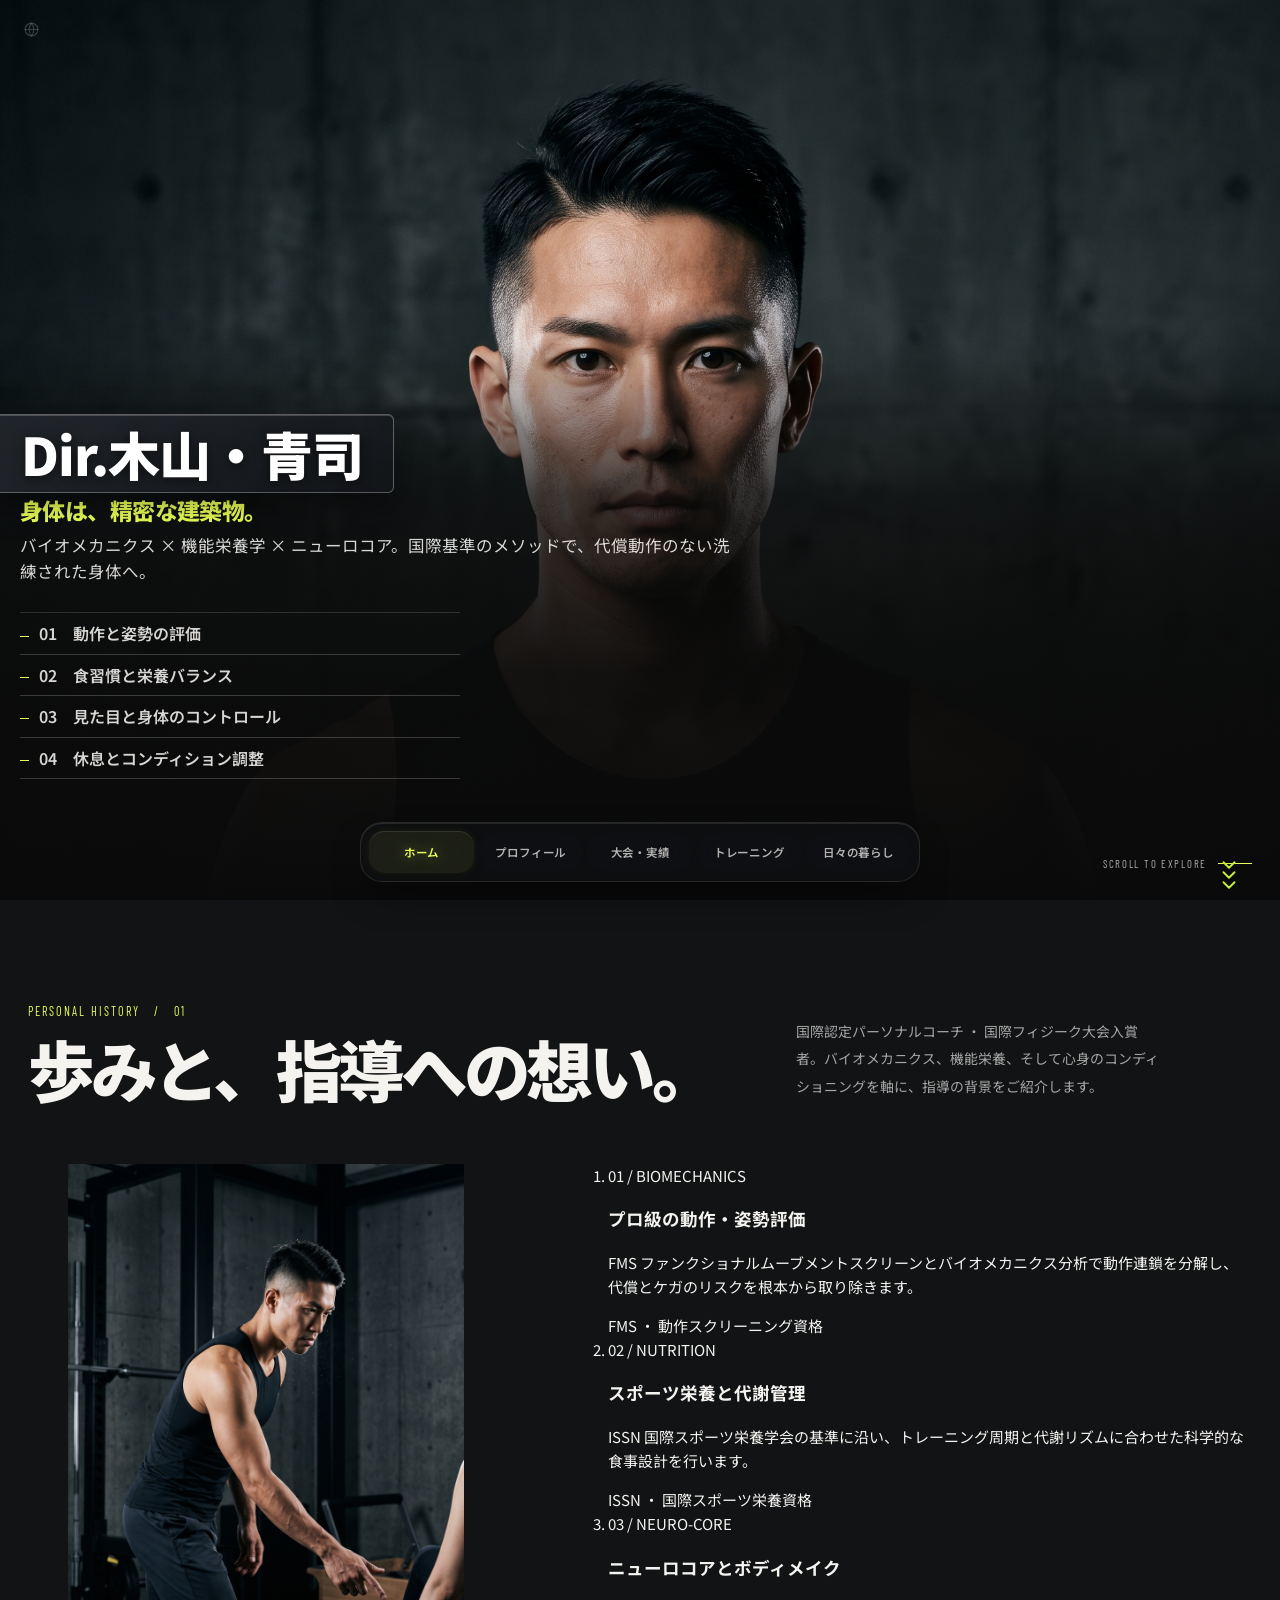
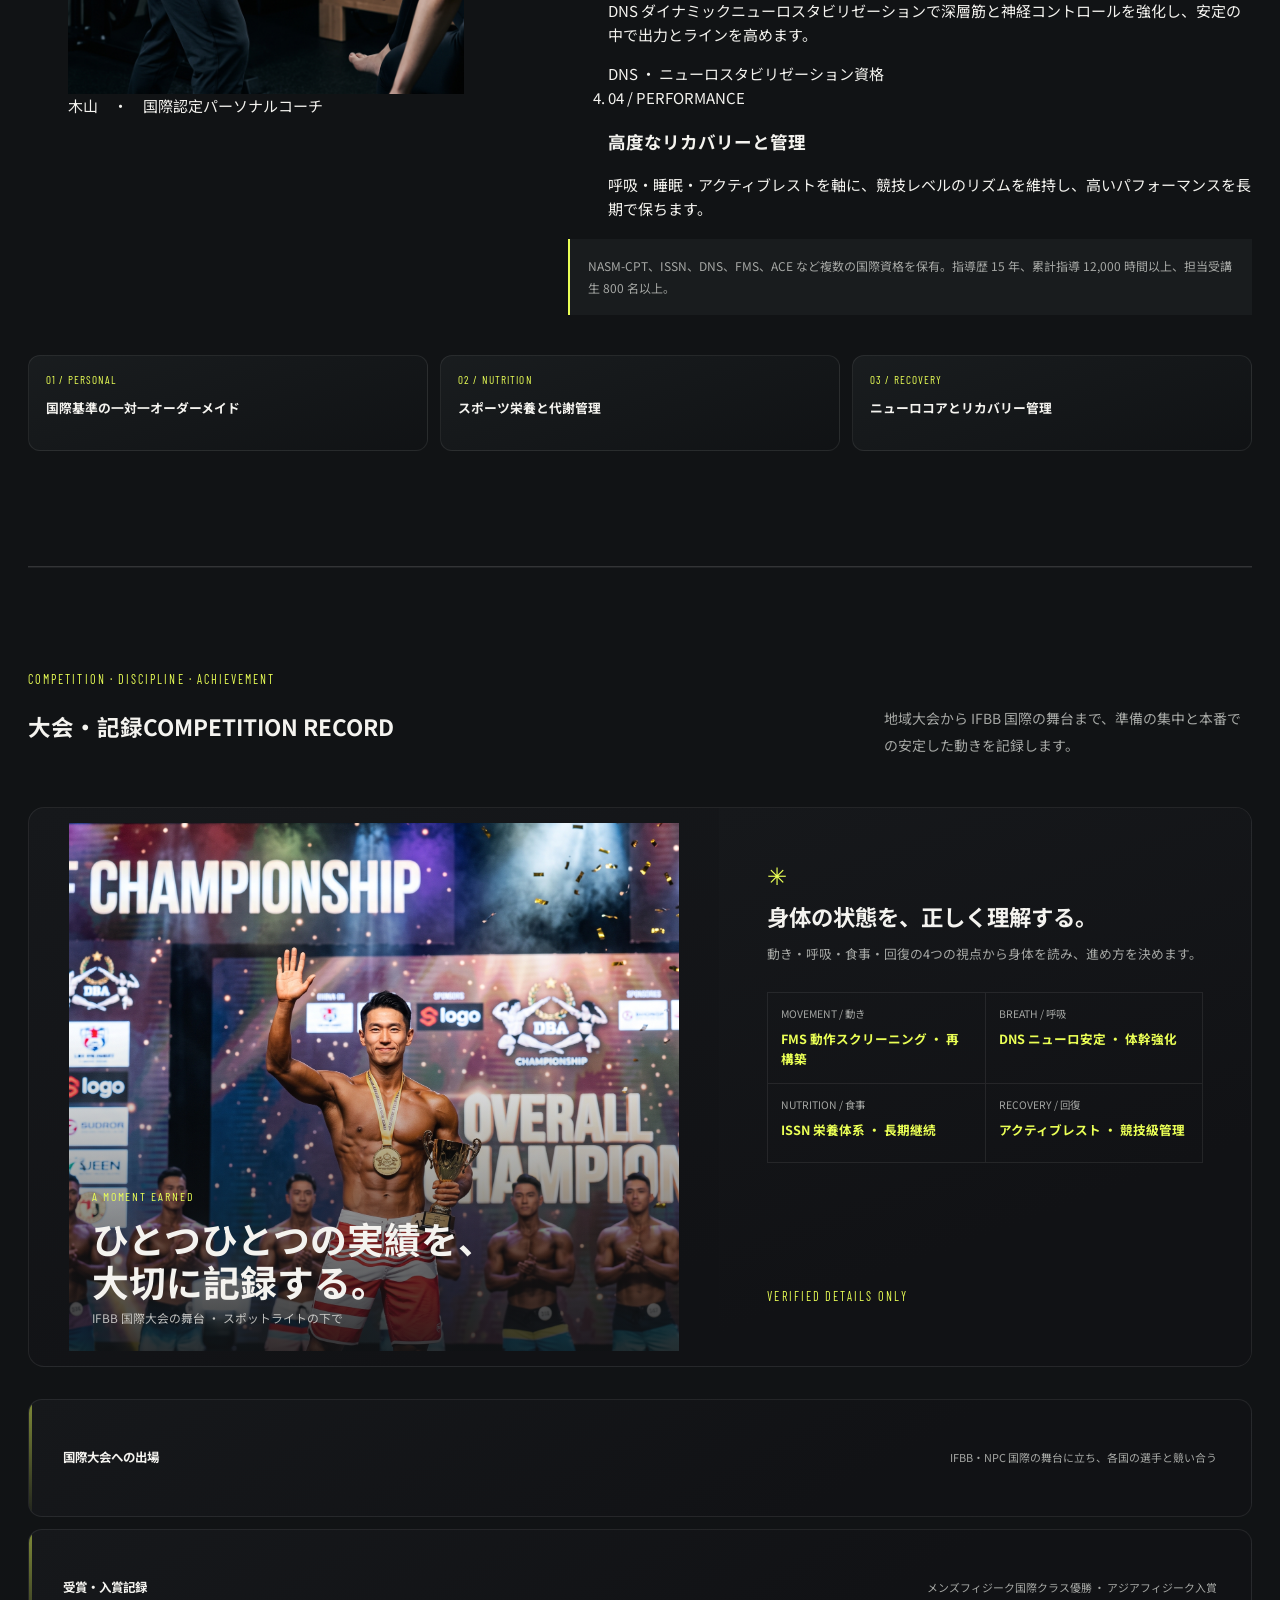
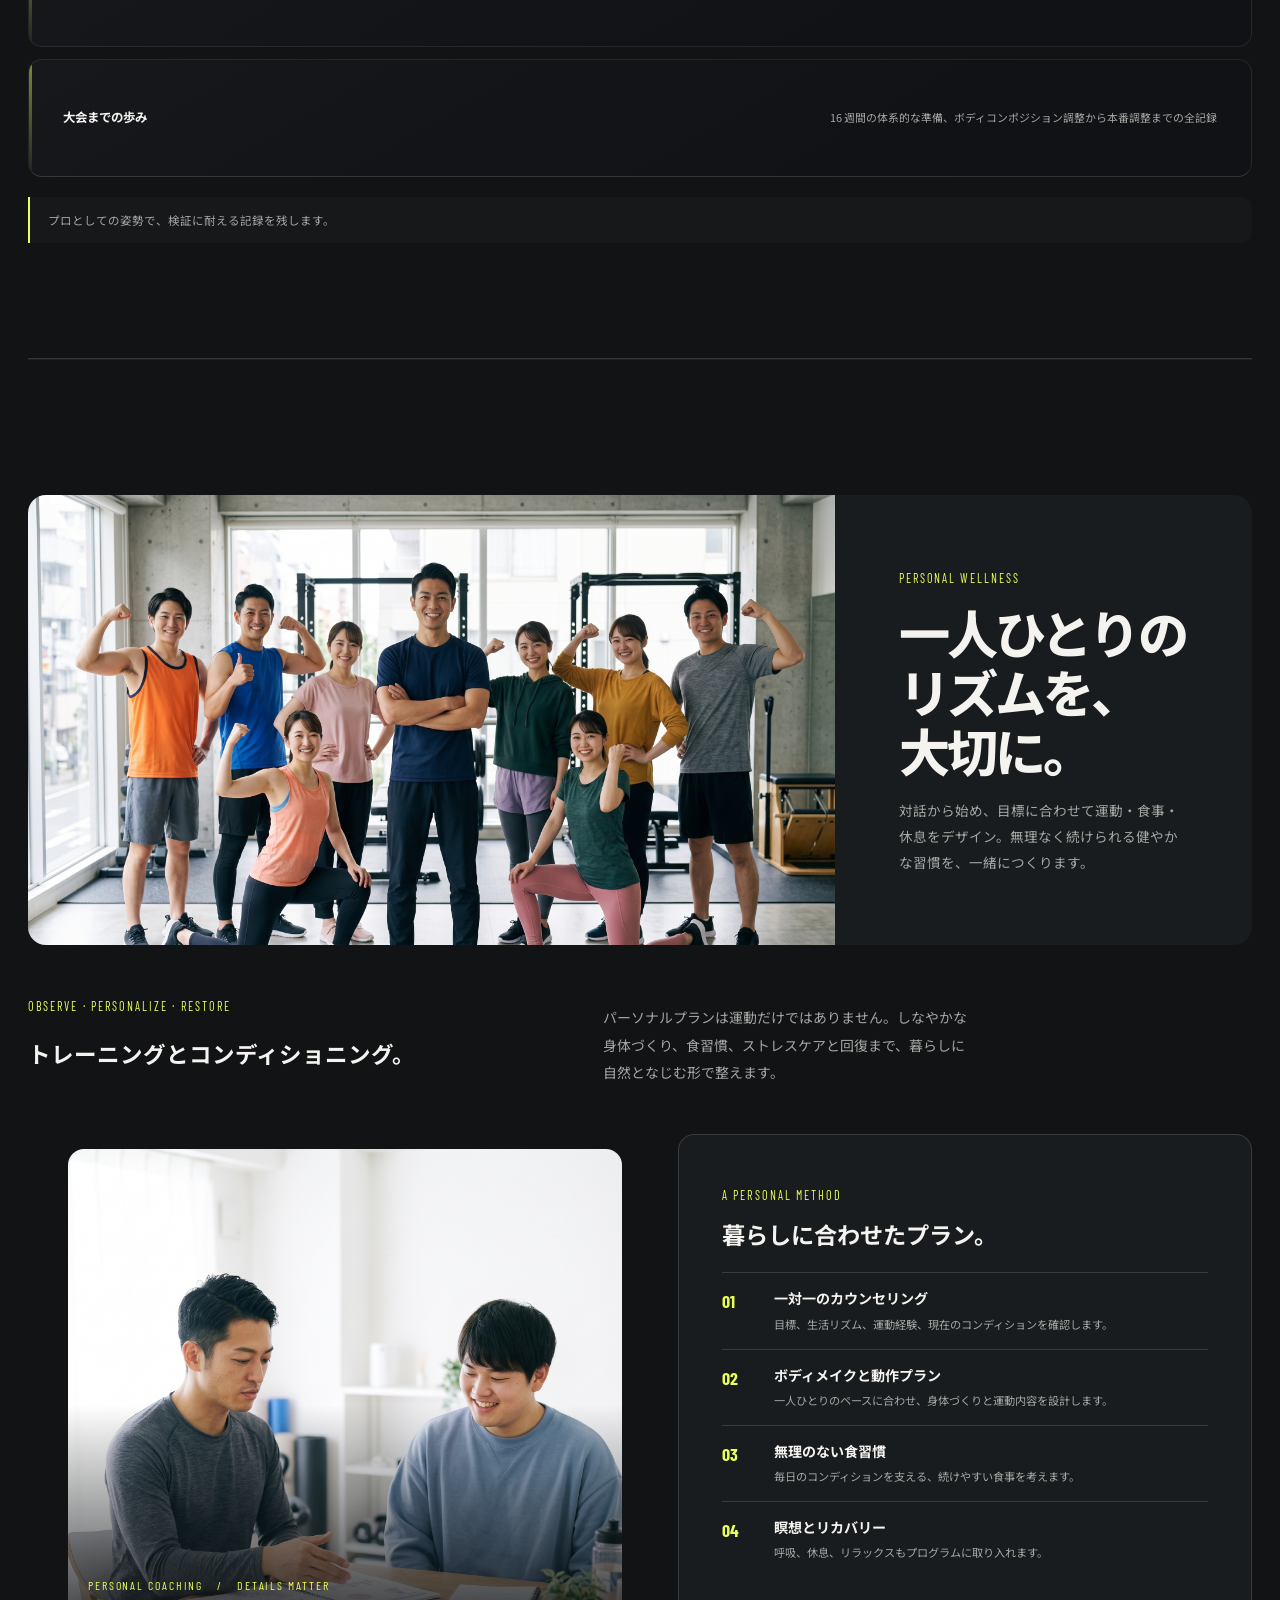
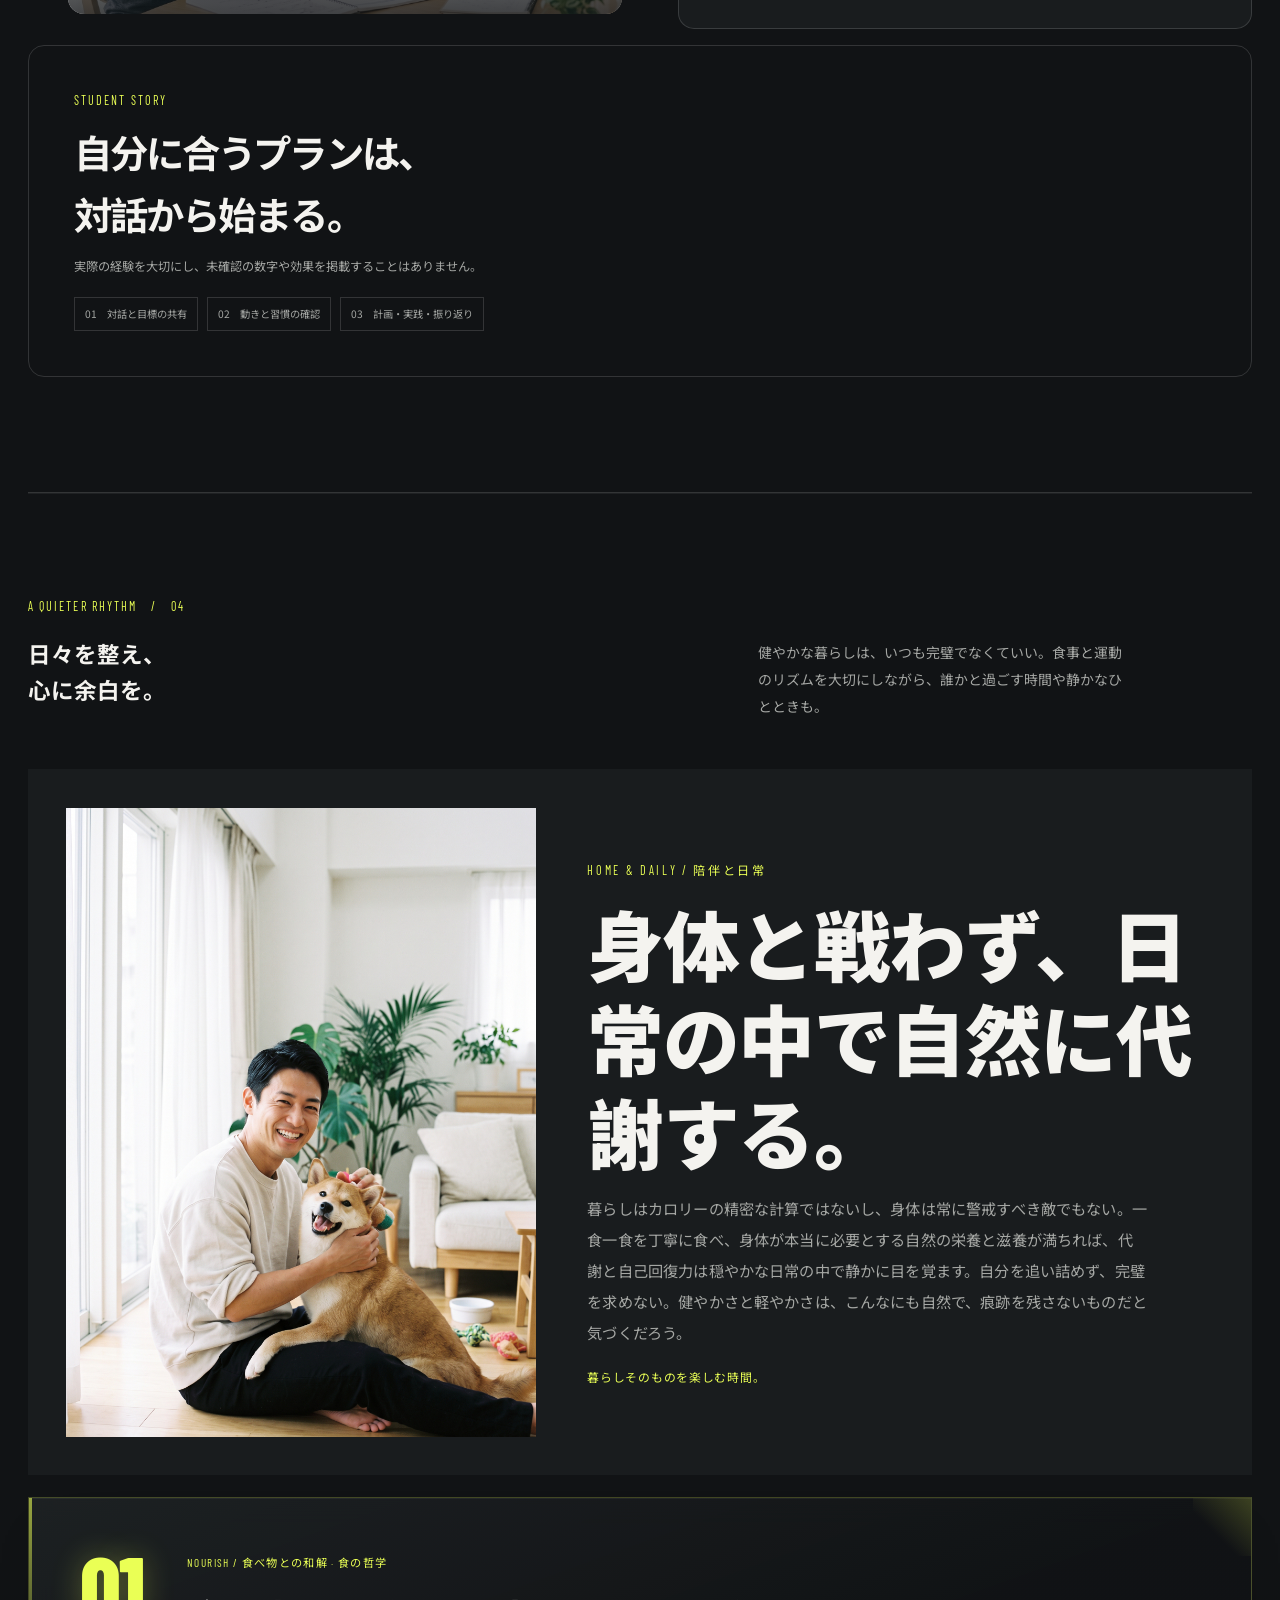
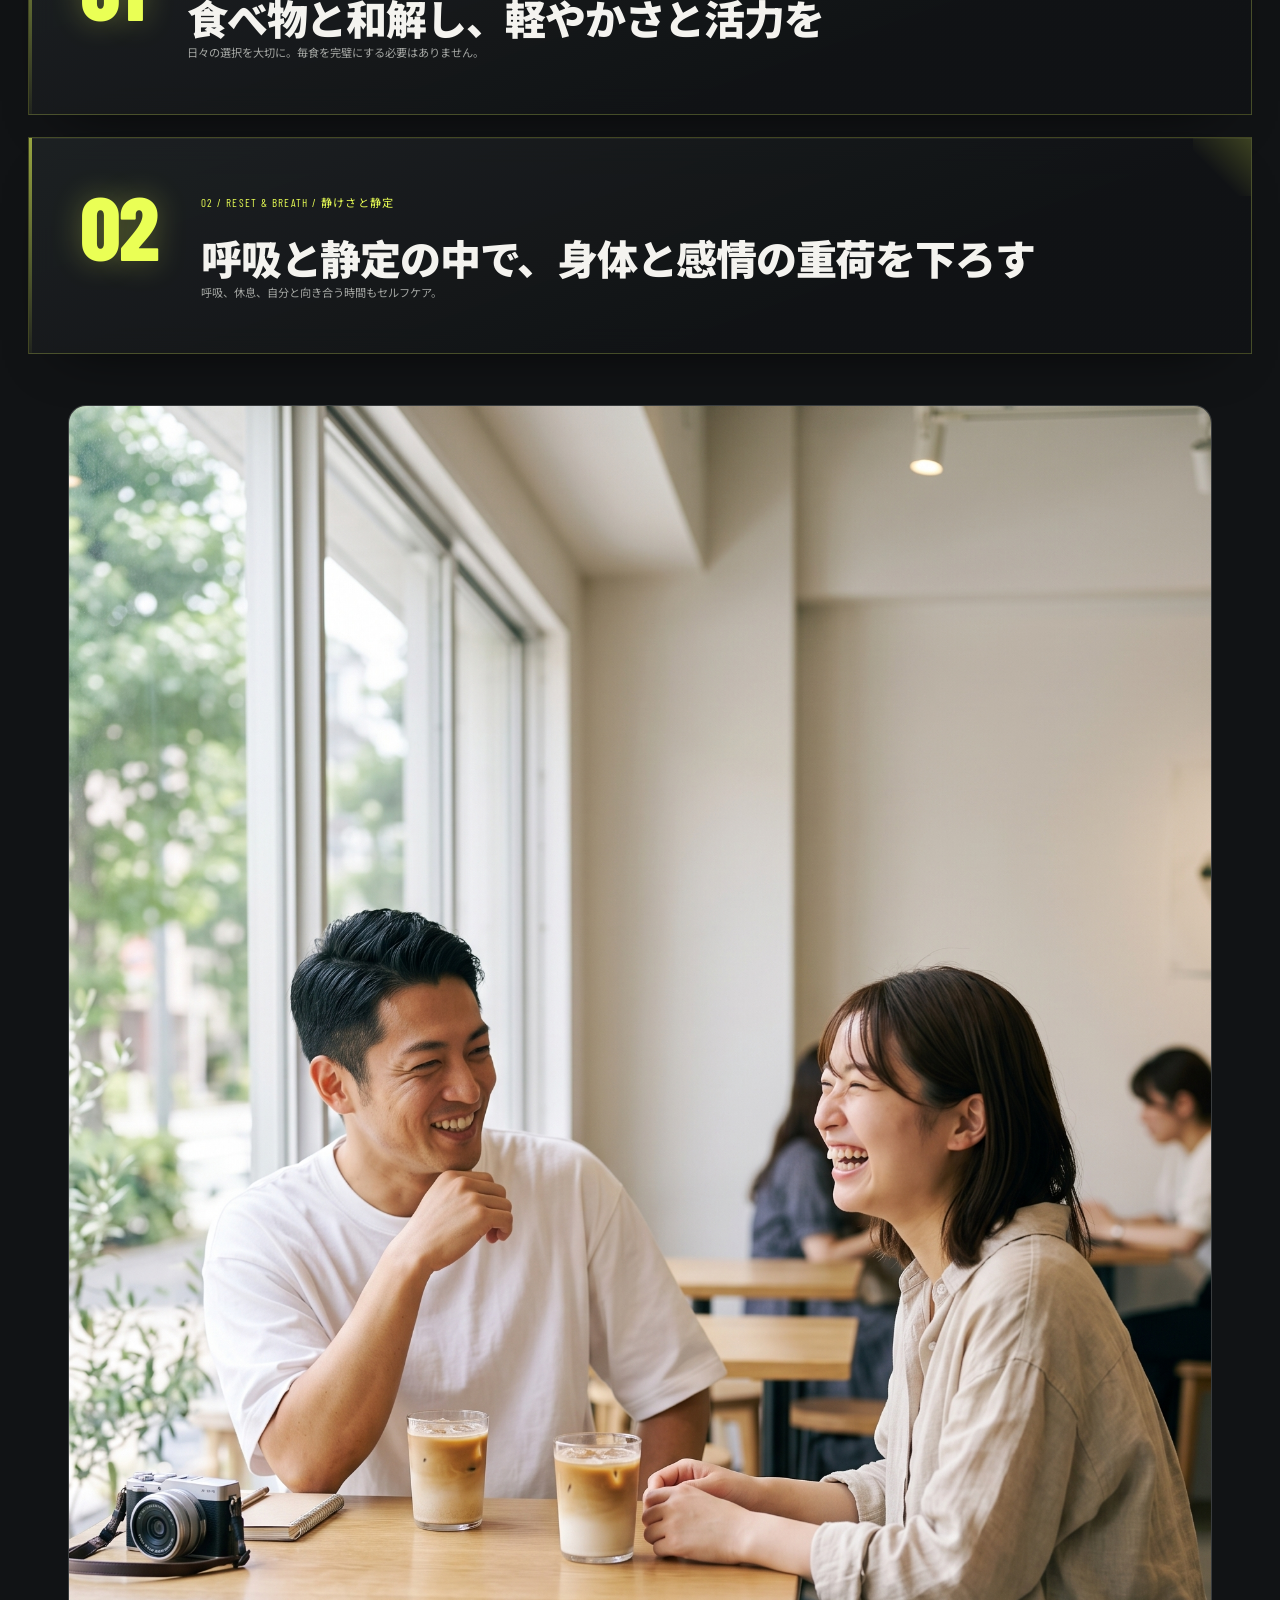
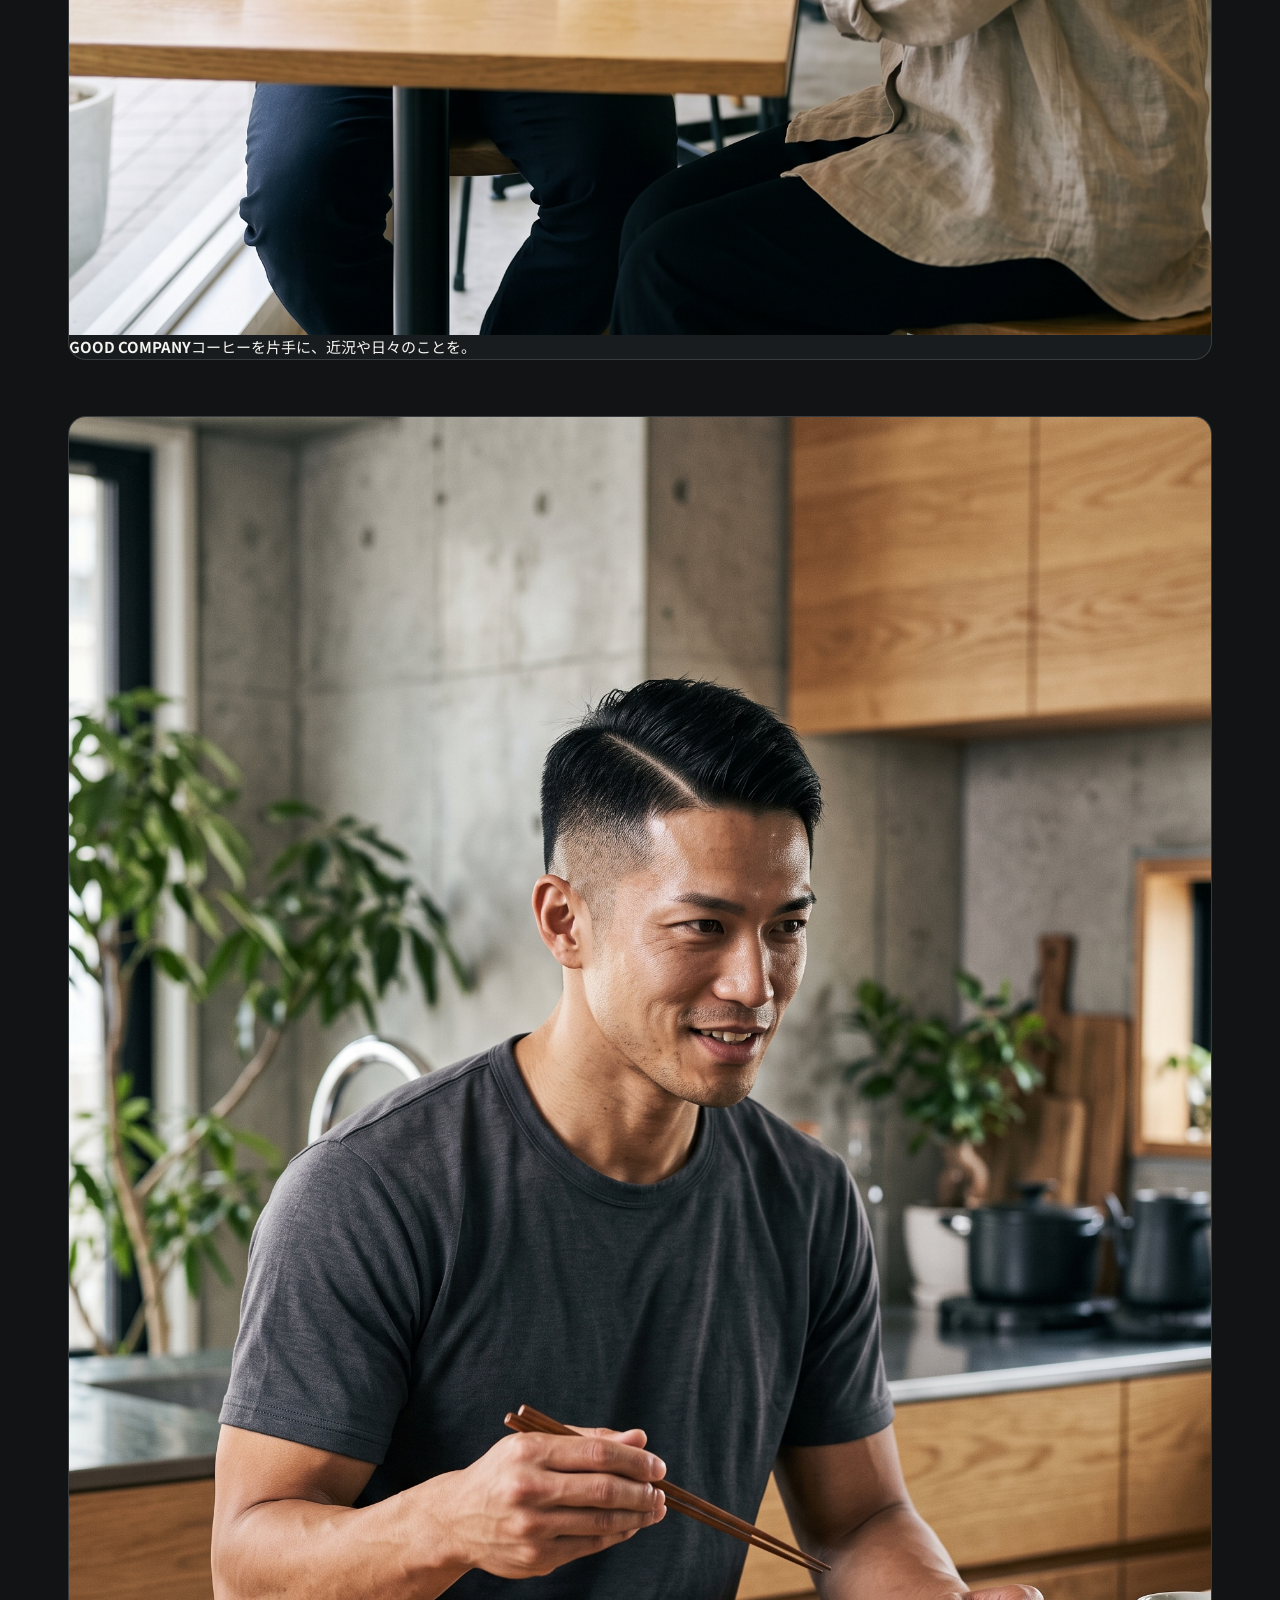
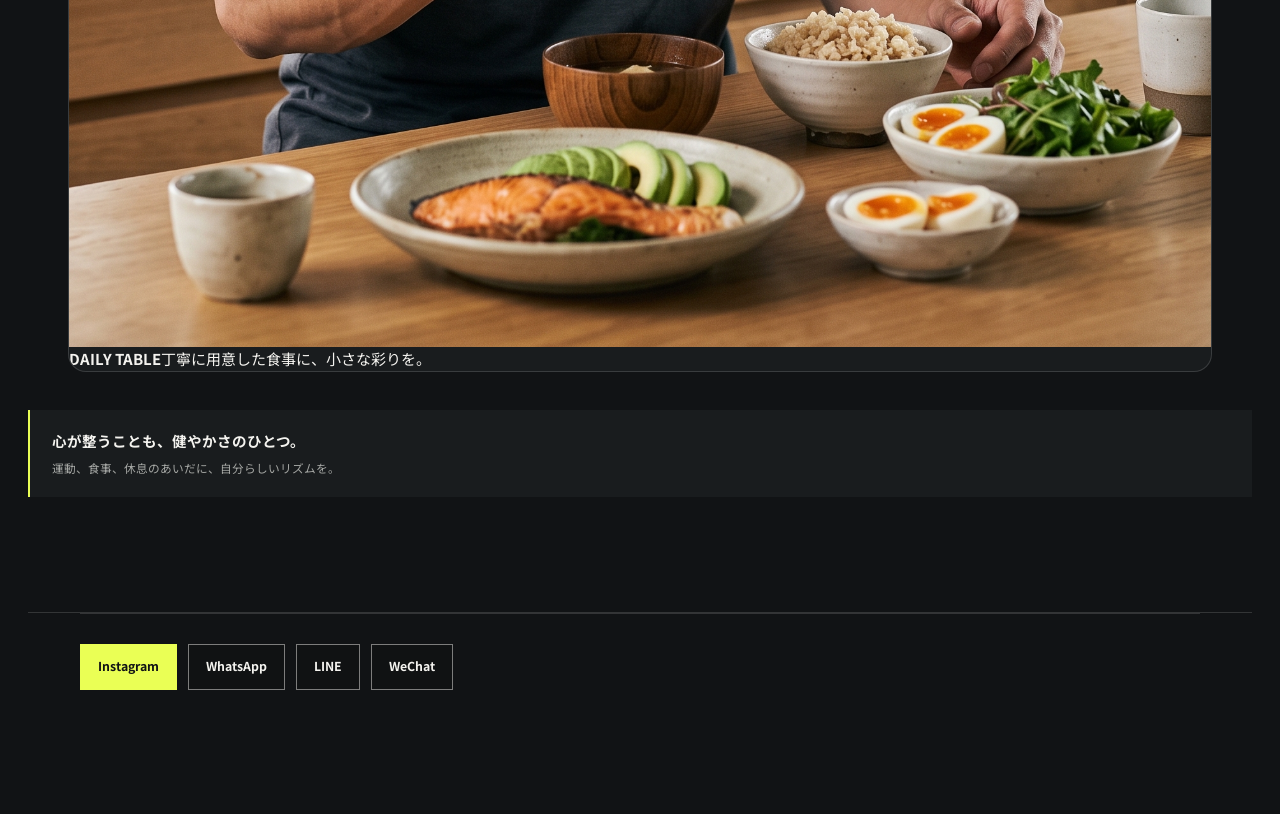
<file: index.html.html>
<!DOCTYPE html>
<html lang="ja">
<head>
  <meta charset="UTF-8">
  <meta name="viewport" content="width=device-width, initial-scale=1.0, maximum-scale=1.0, user-scalable=no, viewport-fit=cover">
  <meta name="theme-color" content="#111315">
  <title data-i18n="title_home">Dir.清本·见司｜ホーム</title>
  <link rel="preconnect" href="https://fonts.googleapis.com">
  <link rel="preconnect" href="https://fonts.gstatic.com" crossorigin>
  <link href="https://fonts.googleapis.com/css2?family=Barlow+Condensed:wght@500;600;700;800;900&family=Noto+Sans+JP:wght@400;500;700;900&family=Noto+Sans+SC:wght@400;500;600;700;900&display=swap" rel="stylesheet">
  <link rel="stylesheet" href="style.css">
</head>
<body class="long-home">
  <header class="site-header home-header">
    <div class="language-switcher">
      <button class="language-toggle" type="button" aria-label="言語を選択" data-i18n-aria="language_toggle" aria-expanded="false" aria-haspopup="true">
        <svg viewBox="0 0 24 24" fill="none" stroke="currentColor" stroke-width="1.6" stroke-linecap="round" stroke-linejoin="round" aria-hidden="true"><circle cx="12" cy="12" r="9"></circle><path d="M3 12h18M12 3a14 14 0 0 1 0 18M12 3a14 14 0 0 0 0 18"></path></svg>
      </button>
      <div class="language-menu" role="radiogroup" aria-label="言語" data-i18n-aria="language_menu">
        <button class="language-option" type="button" data-language="ja" role="radio">日本語</button>
        <button class="language-option" type="button" data-language="en" role="radio">English</button>
        <button class="language-option" type="button" data-language="zh" role="radio">简体中文</button>
      </div>
    </div>
  </header>
  <main class="long-home-content">
<section class="long-home-hero" id="me" aria-labelledby="home-title">
      <div class="long-home-hero-visual">
        <img class="long-home-hero-photo" src="photos/coach-portrait.jfif" alt="" aria-hidden="true">
        <div class="long-home-hero-shade"></div>
        <span class="long-home-scroll-hint"><span data-i18n="scroll_hint">SCROLL TO EXPLORE</span><i aria-hidden="true"></i></span>
      </div>
      <div class="long-home-hero-copy">
        <h1 id="home-title"><span class="showcase-name" data-i18n="showcase_name">Dir.清本·见司</span><span class="showcase-title" data-i18n="cover_title">身体是一座精密的建筑。</span></h1>
        <p class="showcase-description" data-i18n="cover_text">生物力学 × 功能营养学。迈向没有代偿动作、更加精炼的身体。</p>
        <div class="home-intro-list">
          <div data-i18n="home_point_one">01: 动作与姿态评估</div>
          <div data-i18n="home_point_two">02: 饮食习惯与营养平衡</div>
          <div data-i18n="home_point_three">03: 视觉与身体掌控</div>
          <div data-i18n="home_point_four">04: 休息与状态调节</div>
        </div>
      </div>
      <!-- 三个向下跳动箭头按钮 -->
      <a href="#footprints" class="hero-scroll-btn" aria-label="向下滚动查看详情">
        <div class="arrows-container">
          <svg viewBox="0 0 24 24" fill="none" stroke="currentColor" stroke-width="2.5" stroke-linecap="round" stroke-linejoin="round">
            <polyline points="6 9 12 15 18 9"></polyline>
          </svg>
          <svg viewBox="0 0 24 24" fill="none" stroke="currentColor" stroke-width="2.5" stroke-linecap="round" stroke-linejoin="round">
            <polyline points="6 9 12 15 18 9"></polyline>
          </svg>
          <svg viewBox="0 0 24 24" fill="none" stroke="currentColor" stroke-width="2.5" stroke-linecap="round" stroke-linejoin="round">
            <polyline points="6 9 12 15 18 9"></polyline>
          </svg>
        </div>
      </a>
    </section>
    <section class="page-wrap resume-page long-home-section" id="footprints" aria-labelledby="footprints-title">
      <div class="resume-heading">
        <div><span class="section-kicker">PERSONAL HISTORY　/　01</span><h2 class="section-title" id="footprints-title" data-i18n="profile_heading">歩みと、指導への想い。</h2></div>
        <p class="section-intro" data-i18n="profile_intro">パーソナルプラン、しなやかな身体づくり、心身のコンディショニング。指導の背景にある経験と考え方をご紹介します。</p>
      </div>
      <div class="resume-layout">
        <figure class="resume-photo"><img src="photos/coach-guiding.jfif" alt="ジムで受講生を指導するDir.清本·见司" data-i18n-alt="coaching_image_alt"><figcaption data-i18n="profile_caption">Dir.清本·见司　·　パーソナルコーチ</figcaption></figure>
        <div>
          <ol class="timeline">
            <li><span class="time" data-i18n="pillar_biomechanics">01 / BIOMECHANICS</span><h3 data-i18n="profile_step_one">動きと姿勢の確認</h3><p data-i18n="profile_step_one_text">現在の動き方や気になる点を伺います。</p><span class="pending" data-i18n="credential_pri">本人確認中</span></li>
            <li><span class="time" data-i18n="pillar_nutrition">02 / NUTRITION</span><h3 data-i18n="profile_step_two">食習慣と栄養バランス</h3><p data-i18n="profile_step_two_text">日々の食事や生活リズムを一緒に振り返ります。</p><span class="pending" data-i18n="credential_issn">本人確認中</span></li>
            <li><span class="time" data-i18n="pillar_neuro_core">03 / NEURO-CORE</span><h3 data-i18n="profile_step_three">体幹と身体づくり</h3><p data-i18n="profile_step_three_text">目標と状態に合わせた運動を考えます。</p><span class="pending" data-i18n="credential_dns">本人確認中</span></li>
            <li><span class="time" data-i18n="pillar_performance">04 / PERFORMANCE</span><h3 data-i18n="profile_step_four">休息とコンディショニング</h3><p data-i18n="profile_step_four_text">無理なく続けられる運動と休息のリズムを整えます。</p></li>
          </ol>
          <aside class="resume-note" data-i18n="profile_note">経歴・資格は本人確認後に掲載します。確認できない情報は掲載しません。</aside>
        </div>
      </div>
      <div class="resume-services" aria-label="サービスの考え方" data-i18n-aria="services_list">
        <div class="resume-service"><span>01 / PERSONAL</span><strong data-i18n="profile_service_one">一対一のオーダーメイド</strong></div>
        <div class="resume-service"><span>02 / NUTRITION</span><strong data-i18n="profile_service_two">食習慣と栄養バランス</strong></div>
        <div class="resume-service"><span>03 / RECOVERY</span><strong data-i18n="profile_service_three">瞑想・リカバリー・睡眠</strong></div>
      </div>
    </section>

    <section class="page-wrap honors-page long-home-section" id="honors" aria-labelledby="honors-title">
      <div class="honors-heading">
        <div><span class="section-kicker">COMPETITION · DISCIPLINE · ACHIEVEMENT</span><h2 id="honors-title"><span data-i18n="honors_heading">大会・記録</span><span data-i18n="honors_subheading">COMPETITION RECORD</span></h2></div>
        <p class="section-intro" data-i18n="honors_intro">大会・出場経歴は、確認できた情報のみ掲載します。</p>
      </div>
      <div class="honors-feature">
        <figure class="honors-image"><img src="photos/coach-award.jfif" alt="大会の写真" data-i18n-alt="honors_image_alt"><figcaption class="honors-image-caption"><span class="display">A MOMENT EARNED</span><h3 data-i18n="honors_photo_heading">ひとつひとつの実績を、<br>大切に記録する。</h3><p data-i18n="honors_photo_note">大会名・年度・結果を確認中</p></figcaption></figure>
        <article class="honors-record">
          <div><span class="medal" aria-hidden="true">✳</span><h3 data-i18n="home_metrics_heading">身体の状態を理解する。</h3><p data-i18n="home_metrics_intro">動き、食事、休息を振り返り、一人ひとりに合った進め方を考えます。</p>
            <div class="record-grid">
              <div class="record-item"><span data-i18n="home_metric_label_hours">MOVEMENT / 動き</span><strong data-i18n="home_metric_hours">観察から、丁寧に</strong></div>
              <div class="record-item"><span data-i18n="home_metric_label_cases">BREATH / 呼吸</span><strong data-i18n="home_metric_cases">身体の土台を整える</strong></div>
              <div class="record-item"><span data-i18n="home_metric_label_retention">NUTRITION / 食事</span><strong data-i18n="home_metric_retention">無理なく続く選択へ</strong></div>
              <div class="record-item"><span data-i18n="home_metric_label_cap">RECOVERY / 回復</span><strong data-i18n="home_metric_cap">休むことも、計画に</strong></div>
            </div>
          </div>
          <span class="section-kicker">VERIFIED DETAILS ONLY</span>
        </article>
      </div>
      <div class="honor-list" aria-label="大会と受賞の記録" data-i18n-aria="honors_list">
        <div class="honor-entry"><strong data-i18n="honors_global_title">国際大会への出場</strong><span data-i18n="honors_global_pending">大会名・開催地・年を確認中</span></div>
        <div class="honor-entry"><strong data-i18n="honors_podium_title">受賞・入賞記録</strong><span data-i18n="honors_podium_pending">賞状と公式結果を確認後に掲載</span></div>
        <div class="honor-entry"><strong data-i18n="honors_story_title">大会までの歩み</strong><span data-i18n="honors_story_pending">準備期間と本人のエピソードを追加予定</span></div>
      </div>
      <p class="honors-foot"><span data-i18n="honors_verify_note">写真だけから大会名、開催年、カテゴリーを推測しません。</span></p>
    </section>

    <section class="page-wrap coaching-page long-home-section" id="coaching" aria-labelledby="coaching-title">
      <div class="community-opening">
        <img src="photos/training-community.jfif" alt="Dir.清本·见司と受講生、トレーニング仲間の集合写真" data-i18n-alt="coaching_group_alt">
        <div class="community-opening-copy"><span class="display">PERSONAL WELLNESS</span><h2 data-i18n="coaching_opening_title">一人ひとりのリズムを、<br>大切に。</h2><p data-i18n="coaching_opening_text">対話から始め、目標に合わせて運動・食事・休息をデザイン。無理なく続けられる健やかな習慣を、一緒につくります。</p></div>
      </div>
      <div class="coaching-heading">
        <div><span class="section-kicker">OBSERVE · PERSONALIZE · RESTORE</span><h2 id="coaching-title" data-i18n="coaching_heading">トレーニングとコンディショニング。</h2></div>
        <p class="section-intro" data-i18n="coaching_intro">パーソナルプランは運動だけではありません。しなやかな身体づくり、食習慣、ストレスケアと回復まで、暮らしに自然となじむ形で整えます。</p>
      </div>
      <div class="coaching-top">
        <figure class="coaching-photo"><img src="photos/coaching-consultation.jfif" alt="コーチと受講生がオーダーメイドプランについて相談" data-i18n-alt="coaching_consult_alt"><figcaption>PERSONAL COACHING　/　DETAILS MATTER</figcaption></figure>
        <article class="principles">
          <span class="section-kicker">A PERSONAL METHOD</span><h3 data-i18n="coaching_method_heading">暮らしに合わせたプラン。</h3>
          <div class="principle"><b>01</b><div><h4 data-i18n="coaching_step_one">一対一のカウンセリング</h4><p data-i18n="coaching_step_one_text">目標、生活リズム、運動経験、現在のコンディションを確認します。</p></div></div>
          <div class="principle"><b>02</b><div><h4 data-i18n="coaching_step_two">しなやかな身体づくり</h4><p data-i18n="coaching_step_two_text">一人ひとりに合わせて、身体づくりと運動内容を設計します。</p></div></div>
          <div class="principle"><b>03</b><div><h4 data-i18n="coaching_step_three">無理のない食習慣</h4><p data-i18n="coaching_step_three_text">毎日のコンディションを支える、続けやすい食事を考えます。</p></div></div>
          <div class="principle"><b>04</b><div><h4 data-i18n="coaching_step_four">瞑想とリカバリー</h4><p data-i18n="coaching_step_four_text">呼吸、休息、リラックスもプログラムに取り入れます。</p></div></div>
        </article>
      </div>
      <article class="student-story student-story-copy-only">
        <div class="student-copy"><span class="section-kicker">STUDENT STORY</span><h3 data-i18n="coaching_case_heading">自分に合うプランは、<br>対話から始まる。</h3><p data-i18n="coaching_case_text">目標、期間、日々の変化は、本人の確認後にご紹介します。実際の経験を大切にし、未確認の数字や効果を掲載することはありません。</p><div class="student-meta"><span data-i18n="coaching_case_goal">01　対話と目標の共有</span><span data-i18n="coaching_case_period">02　動きと習慣の確認</span><span data-i18n="coaching_case_feedback">03　計画・実践・振り返り</span></div></div>
      </article>
    </section>

    <section class="page-wrap life-page long-home-section" id="life" aria-labelledby="life-title">
      <div class="life-heading">
        <div><span class="section-kicker">A QUIETER RHYTHM　/　04</span><h2 id="life-title"><span data-i18n="life_heading_first">日々を整え、</span><br><span data-i18n="life_heading_second">心に余白を。</span></h2></div>
        <p class="section-intro" data-i18n="life_intro">健やかな暮らしは、いつも完璧でなくていい。食事と運動のリズムを大切にしながら、誰かと過ごす時間や静かなひとときも。</p>
      </div>
      <div class="life-hero">
        <img src="photos/pet-life.jfif" alt="自宅で愛犬と穏やかな時間を過ごすDir.清本·见司" data-i18n-alt="life_hero_alt">
        <div class="life-hero-copy">
          <span class="display" data-i18n="life_hero_kicker">AT HOME · A MOMENT TO EXHALE</span>
          <h3 data-i18n="life_hero_heading">いつもの一日を、心地よく。<br>大切な存在と過ごす時間。</h3>
          <p data-i18n="life_hero_text">一日の予定はトレーニングだけではありません。食事を楽しみ、大切な人と語らい、自分のための静かな時間も。理想のコンディションは、そんな穏やかな日常の中にあります。</p>
          <span class="soft-note" data-i18n="life_hero_note">暮らしそのものを楽しむ時間。</span>
        </div>
      </div>
      <div class="life-details">
        <article class="life-detail"><span class="life-detail-number">01</span><div><span class="display" data-i18n="life_detail_one_kicker">NOURISH</span><h3 data-i18n="life_detail_one_title">食事は丁寧に、心地よく</h3><p data-i18n="life_detail_one_text">日々の選択を大切に。毎食を完璧にする必要はありません。</p></div></article>
        <article class="life-detail"><span class="life-detail-number">02</span><div><span class="display" data-i18n="life_detail_two_kicker">RESET</span><h3 data-i18n="life_detail_two_title">瞑想で、心に静けさを</h3><p data-i18n="life_detail_two_text">呼吸、休息、自分と向き合う時間もセルフケア。</p></div></article>
      </div>
      <div class="photo-story" aria-label="日々の暮らしの写真" data-i18n-aria="life_photos">
        <figure class="life-photo coffee"><img src="photos/life-with-students.jfif" alt="コーヒーを片手に受講生と語らうひととき" data-i18n-alt="life_coffee_alt"><figcaption><b>GOOD COMPANY</b><span data-i18n="life_coffee_caption">コーヒーを片手に、近況や日々のことを。</span></figcaption></figure>
        <figure class="life-photo food"><img src="photos/daily-food.jfif" alt="健やかな食事と日々の食卓" data-i18n-alt="life_food_alt"><figcaption><b>DAILY TABLE</b><span data-i18n="life_food_caption">丁寧に用意した食事に、小さな彩りを。</span></figcaption></figure>
      </div>
      <aside class="life-note"><div><strong data-i18n="life_note_title">心が整うことも、健やかさのひとつ。</strong><p data-i18n="life_note_text">運動、食事、休息のあいだに、自分らしいリズムを。</p></div></aside>
    </section>
    <div class="showcase-actions">
      <a class="showcase-cta showcase-cta-primary" href="#" data-i18n="social_instagram">Instagram: @kenji.alignment</a>
      <a class="showcase-cta" href="#" data-i18n="social_whatsapp">WhatsApp</a>
      <a class="showcase-cta" href="#" data-i18n="social_line">LINE</a>
      <a class="showcase-cta" href="#" data-i18n="social_wechat">WeChat: Kenji_Align</a>
    </div>
  </main>
  <nav class="home-section-nav" aria-label="メインナビゲーション" data-i18n-aria="main_navigation">
    <a href="#me" class="is-active" data-section="me" data-i18n="nav_home">ホーム</a>
    <a href="#footprints" data-section="footprints" data-i18n="nav_profile">プロフィール</a>
    <a href="#honors" data-section="honors" data-i18n="nav_honors">大会・実績</a>
    <a href="#coaching" data-section="coaching" data-i18n="nav_coaching">トレーニング</a>
    <a href="#life" data-section="life" data-i18n="nav_life">日々の暮らし</a>
  </nav>
  <script src="language.js"></script>
  <script src="home-navigation.js"></script>
</body>
</html>
</file>
<file: style.css>
:root {
  color-scheme: dark;
  --bg: #111315;
  --surface: #191c1e;
  --surface-raised: #202426;
  --text: #f4f3ef;
  --muted: #a5a7a4;
  --line: rgba(255, 255, 255, .14);
  --accent: #eaff55;
  --content: 1280px;
}

* { box-sizing: border-box; }

html { scroll-behavior: smooth; }

body {
  margin: 0;
  background: var(--bg);
  color: var(--text);
  font-family: -apple-system, BlinkMacSystemFont, 'PingFang SC', 'Hiragino Sans GB', 'Noto Sans SC', 'Noto Sans JP', 'Microsoft YaHei', sans-serif;
  -webkit-font-smoothing: antialiased;
}

/* 简体中文环境：优先加载简体中文黑体，避免日文字形（如「复」）回退到异体字导致字形/字重突兀 */
html[lang="zh-CN"] body,
html[lang="zh-CN"] button,
html[lang="zh-CN"] input,
html[lang="zh-CN"] textarea,
html[lang="zh-CN"] select {
  font-family: -apple-system, BlinkMacSystemFont, 'PingFang SC', 'Hiragino Sans GB', 'Noto Sans SC', 'Microsoft YaHei', 'Noto Sans JP', sans-serif;
}

img { display: block; max-width: 100%; }
a { color: inherit; text-decoration: none; }
button { font: inherit; }




.display {
  font-family: 'Barlow Condensed', 'Noto Sans SC', -apple-system, 'PingFang SC', sans-serif;
  text-transform: uppercase;
}

.site-header {
  position: relative;
  z-index: 5;
  display: flex;
  width: min(100% - 56px, var(--content));
  min-height: 78px;
  align-items: center;
  justify-content: space-between;
  gap: 18px;
  margin: 0 auto;
  border-bottom: 1px solid var(--line);
}

.site-header.home-header {
  position: absolute;
  top: 0;
  right: 0;
  left: 0;
  width: 100%;
  min-height: 0;
  height: 0;
  margin: 0;
  border: 0;
  justify-content: flex-start;
}

.site-header.home-header .language-switcher {
  position: absolute;
  top: calc(14px + env(safe-area-inset-top));
  left: 16px;
  right: auto;
  z-index: 50;
}

.language-switcher {
  position: relative;
  z-index: 8;
  flex: none;
}

.language-toggle {
  display: grid;
  width: 30px;
  height: 30px;
  padding: 0;
  place-items: center;
  border: 0;
  border-radius: 0;
  background: transparent;
  color: rgba(244, 243, 239, .38);
  cursor: pointer;
  opacity: .55;
  transition: opacity .25s ease, color .25s ease;
}

.language-toggle:hover,
.language-toggle:focus-visible,
.language-toggle[aria-expanded="true"] {
  opacity: 1;
  color: rgba(244, 243, 239, .9);
  outline: none;
}

.language-toggle svg { width: 17px; height: 17px; }

.language-menu {
  position: absolute;
  top: calc(100% + 9px);
  left: 0;
  right: auto;
  display: grid;
  min-width: 152px;
  gap: 3px;
  padding: 6px;
  border: 1px solid var(--line);
  border-radius: 14px;
  background: rgba(25, 28, 30, .97);
  box-shadow: 0 12px 32px #0006;
  opacity: 0;
  pointer-events: none;
  transform: translateY(-5px);
  transition: opacity .18s ease, transform .18s ease;
}

.language-switcher.is-open .language-menu {
  opacity: 1;
  pointer-events: auto;
  transform: translateY(0);
}

.language-option {
  padding: 9px 11px;
  border: 0;
  background: transparent;
  color: var(--muted);
  cursor: pointer;
  font-size: .72rem;
  text-align: left;
  transition: background .18s ease, color .18s ease;
}

.language-option:hover,
.language-option[aria-checked="true"] {
  background: #ffffff0d;
  color: var(--accent);
}

.brand {
  display: inline-flex;
  align-items: center;
  gap: 10px;
  flex: none;
  font-size: .82rem;
  font-weight: 900;
  letter-spacing: .1em;
}

.brand-mark {
  display: grid;
  width: 36px;
  height: 36px;
  place-items: center;
  border: 1px solid rgba(234, 255, 85, .75);
  color: var(--accent);
  font-family: 'Barlow Condensed', sans-serif;
  font-size: 1rem;
}

.brand small {
  display: block;
  margin-top: 3px;
  color: var(--muted);
  font-family: 'Barlow Condensed', sans-serif;
  font-size: .62rem;
  font-weight: 600;
  letter-spacing: .19em;
}

.site-nav {
  display: flex;
  align-items: center;
  justify-content: flex-end;
  gap: clamp(12px, 2vw, 27px);
}

.site-nav a {
  padding: 8px 0;
  color: rgba(244, 243, 239, .72);
  font-size: .73rem;
  transition: color .2s ease;
  white-space: nowrap;
}

.site-nav a:hover,
.site-nav a[aria-current="page"] { color: var(--accent); }

.site-nav .nav-cta {
  padding: 9px 13px;
  border: 1px solid rgba(234, 255, 85, .6);
  color: var(--accent);
}

.eyebrow {
  display: flex;
  align-items: center;
  gap: 10px;
  color: var(--accent);
  font-family: 'Barlow Condensed', sans-serif;
  font-size: .8rem;
  font-weight: 700;
  letter-spacing: .19em;
  text-transform: uppercase;
}

.eyebrow::before {
  width: 25px;
  height: 2px;
  background: var(--accent);
  content: '';
}

.page-wrap {
  width: min(100% - 56px, var(--content));
  margin: 0 auto;
}

.button {
  display: inline-flex;
  min-height: 46px;
  align-items: center;
  justify-content: center;
  gap: 10px;
  padding: 0 18px;
  border: 1px solid var(--accent);
  font-size: .78rem;
  font-weight: 700;
  transition: transform .2s ease, background .2s ease, color .2s ease;
}

.button:hover { transform: translateY(-2px); }
.button-primary { background: var(--accent); color: #111315; }

.section-kicker {
  display: block;
  margin-bottom: 11px;
  color: var(--accent);
  font-family: 'Barlow Condensed', sans-serif;
  font-size: .76rem;
  letter-spacing: .17em;
  text-transform: uppercase;
}

.section-title {
  margin: 0;
  font-size: clamp(2.2rem, 5.2vw, 4.5rem);
  font-weight: 900;
  letter-spacing: -.065em;
  line-height: 1.08;
}

.section-intro {
  max-width: 490px;
  color: var(--muted);
  font-size: .87rem;
  line-height: 1.9;
}

/* Home: broad portrait, left-weighted title, compact credentials rail. */
.home-hero {
  position: relative;
  display: flex;
  min-height: min(760px, 100svh);
  align-items: center;
  overflow: hidden;
  isolation: isolate;
}

.home-hero::before {
  position: absolute;
  z-index: -2;
  inset: 0 0 0 33%;
  background: url('photos/coach-portrait.jpg') center 34% / cover no-repeat;
  content: '';
}

.home-hero::after {
  position: absolute;
  z-index: -1;
  inset: 0;
  background:
    linear-gradient(90deg, var(--bg) 0%, rgba(17, 19, 21, .92) 28%, rgba(17, 19, 21, .48) 62%, rgba(17, 19, 21, .18) 100%),
    linear-gradient(0deg, var(--bg) 0%, transparent 37%);
  content: '';
}

.home-content {
  width: min(100% - 56px, var(--content));
  margin: 0 auto;
  padding: 128px 0 80px;
}

.home-content h1 {
  max-width: 760px;
  margin: 20px 0 0;
  font-size: clamp(2.2rem, 6vw, 5.3rem);
  font-weight: 900;
  letter-spacing: -.085em;
  line-height: 1;
}

.home-content h1 .home-name {
  display: block;
  white-space: nowrap;
}

.home-content h1 .home-motto {
  display: block;
  margin-top: 15px;
  color: var(--accent);
  font-family: 'Barlow Condensed', sans-serif;
  font-size: .55em;
  letter-spacing: .035em;
  line-height: 1;
}

.home-lead {
  max-width: 465px;
  margin: 22px 0 0;
  color: rgba(244, 243, 239, .82);
  font-size: .93rem;
  line-height: 1.95;
}

.home-actions { display: flex; flex-wrap: wrap; gap: 11px; margin-top: 27px; }

.home-intro-list {
  display: grid;
  width: min(100%, 440px);
  gap: 0;
  margin: 26px 0 0;
  padding: 0;
  border-top: 1px solid var(--line);
  list-style: none;
}

.home-intro-list li {
  padding: 10px 0;
  border-bottom: 1px solid var(--line);
  color: rgba(244, 243, 239, .82);
  font-size: .76rem;
  letter-spacing: .015em;
}

.home-intro-list li::before {
  margin-right: 10px;
  color: var(--accent);
  content: '—';
}

.home-proof {
  position: absolute;
  right: max(28px, calc((100vw - var(--content)) / 2));
  bottom: 29px;
  display: flex;
  align-items: center;
  gap: 13px;
  padding: 13px 16px;
  border: 1px solid rgba(255, 255, 255, .24);
  background: rgba(17, 19, 21, .77);
  backdrop-filter: blur(8px);
}

.home-proof strong {
  color: var(--accent);
  font-family: 'Barlow Condensed', sans-serif;
  font-size: 1.8rem;
}

.home-proof span { font-size: .68rem; line-height: 1.6; }

.home-links {
  display: grid;
  grid-template-columns: repeat(4, 1fr);
  border-top: 1px solid var(--line);
  border-bottom: 1px solid var(--line);
}

.home-link {
  min-height: 148px;
  padding: 23px 22px;
  border-right: 1px solid var(--line);
  transition: background .24s ease, border-color .24s ease, transform .24s ease, padding .24s ease;
}

.home-link:last-child { border-right: 0; }
.home-link:hover { background: var(--surface-raised); transform: translateY(-5px); }
.home-link:focus-visible { outline: 2px solid var(--accent); outline-offset: -3px; }
.home-link .display { color: var(--accent); font-size: .72rem; letter-spacing: .14em; }
.home-link h2 { margin: 19px 0 6px; font-size: 1.05rem; }
.home-link p { margin: 0; color: var(--muted); font-size: .73rem; line-height: 1.7; }

/* Resume: a staggered editorial timeline with a vertical portrait. */
.resume-page { padding: 51px 0 83px; }
.resume-heading { display: grid; grid-template-columns: 1fr minmax(250px, .63fr); align-items: end; gap: 44px; }
.resume-heading h1 { max-width: 700px; margin: 14px 0 0; font-size: clamp(3.2rem, 7.8vw, 7rem); font-weight: 900; letter-spacing: -.08em; line-height: .95; }
.resume-heading .section-intro { margin: 0 0 5px; }
.resume-layout { display: grid; grid-template-columns: minmax(270px, .78fr) 1.22fr; gap: clamp(30px, 6vw, 80px); margin-top: 42px; }
.resume-layout > div:last-child { min-width: 0; }
.stats-dashboard { display: grid; grid-template-columns: repeat(2, 1fr); grid-auto-rows: 1fr; gap: 16px; align-content: stretch; }
.stat-card {
  position: relative;
  display: flex;
  min-height: 190px;
  flex-direction: column;
  align-items: flex-start;
  justify-content: flex-start;
  gap: 0;
  padding: 26px 24px 24px;
  border: 1px solid var(--line);
  background: var(--surface);
  color: inherit;
  font: inherit;
  text-align: left;
  cursor: pointer;
  overflow: hidden;
  -webkit-tap-highlight-color: transparent;
  transition: background .24s ease, border-color .24s ease, transform .24s cubic-bezier(.22, 1, .36, 1), box-shadow .24s ease;
}
.stat-card:hover { border-color: rgba(234, 255, 85, .45); background: var(--surface-raised); transform: translateY(-3px); }
.stat-card:focus-visible { outline: 2px solid rgba(234, 255, 85, .7); outline-offset: 2px; }
/* 顶部荧光线条：常态微光，按下/展开时泛起光晕 */
.stat-card::after {
  position: absolute;
  top: 0;
  left: 24px;
  width: 34px;
  height: 2px;
  background: var(--accent);
  box-shadow: 0 0 0 rgba(234, 255, 85, 0);
  content: '';
  transition: width .3s cubic-bezier(.22, 1, .36, 1), box-shadow .3s ease;
}
/* 按下：轻微内陷弹性反馈 + 顶部荧光线条泛起微光晕 */
.stat-card:active { transform: translateY(1px) scale(.985); background: var(--surface-raised); }
.stat-card:active::after { width: 100%; box-shadow: 0 0 14px 2px rgba(234, 255, 85, .55); }
/* 展开态：荧光线条延展并持续泛光 */
.stat-card.is-open { border-color: rgba(234, 255, 85, .55); background: var(--surface-raised); }
.stat-card.is-open::after { width: 100%; box-shadow: 0 0 16px 2px rgba(234, 255, 85, .5); }
/* 第一行：超大荧光黄数字，独占一行，纵向呼吸感 */
.stat-value {
  display: block;
  color: var(--accent);
  font-family: 'Barlow Condensed', 'Noto Sans SC', sans-serif;
  font-size: clamp(3.1rem, 6.4vw, 4.4rem);
  font-weight: 800;
  letter-spacing: -.01em;
  line-height: .92;
  text-shadow: 0 0 26px rgba(234, 255, 85, .28);
}
.stat-unit { font-size: .5em; font-weight: 800; margin-left: 2px; vertical-align: super; }
.stat-value-text { font-family: inherit; font-size: clamp(1.5rem, 3vw, 2rem); font-weight: 800; letter-spacing: .01em; line-height: 1.15; }
/* 第二行：简洁单行中英文标签，字距拉开，不换行折叠 */
.stat-label {
  display: block;
  margin-top: 14px;
  color: var(--muted);
  font-family: 'Barlow Condensed', 'Noto Sans SC', sans-serif;
  font-size: .74rem;
  font-weight: 600;
  letter-spacing: .26em;
  text-transform: uppercase;
  white-space: nowrap;
  overflow: hidden;
  text-overflow: ellipsis;
  max-width: 100%;
}
/* 第三行：轻量说明文字，内边距加大，干净利落 */
.stat-meaning {
  display: block;
  margin-top: 16px;
  padding-top: 16px;
  border-top: 1px solid var(--line);
  color: var(--text);
  font-size: .78rem;
  font-weight: 500;
  line-height: 1.7;
}
/* 毛玻璃微浮层：展开时原地浮现详细背书说明 */
.stat-detail {
  max-height: 0;
  margin-top: 0;
  padding-top: 0;
  border-top: 1px solid transparent;
  color: var(--muted);
  font-size: .72rem;
  line-height: 1.8;
  opacity: 0;
  overflow: hidden;
  transform: translateY(-4px);
  transition: max-height .34s cubic-bezier(.22, 1, .36, 1), opacity .28s ease, transform .28s ease, margin-top .28s ease, padding-top .28s ease, border-color .28s ease;
}
.stat-card.is-open .stat-detail {
  max-height: 300px;
  margin-top: 14px;
  padding-top: 14px;
  border-top-color: var(--line);
  opacity: 1;
  transform: translateY(0);
}
/* 展开时卡片整体呈现毛玻璃质感 */
.stat-card.is-open {
  backdrop-filter: blur(14px) saturate(140%);
  -webkit-backdrop-filter: blur(14px) saturate(140%);
  box-shadow: 0 18px 40px -22px rgba(0, 0, 0, .85), 0 0 0 1px rgba(234, 255, 85, .08) inset;
}
@media (prefers-reduced-motion: reduce) {
  .stat-card, .stat-card::after, .stat-detail { transition: none; }
}
/* 01~04 核心四大板块：大气独立的机能风大卡片 */
.pillar-column { display: flex; flex-direction: column; }
.pillar-grid { display: grid; grid-template-columns: 1fr; gap: 18px; }
.pillar-card {
  position: relative;
  display: flex;
  flex-direction: column;
  align-items: flex-start;
  padding: clamp(26px, 3.4vw, 40px);
  border: 1px solid var(--line);
  background: linear-gradient(160deg, var(--surface-raised), var(--surface) 62%);
  overflow: hidden;
  isolation: isolate;
  transition: border-color .3s ease, transform .3s cubic-bezier(.22, 1, .36, 1), box-shadow .3s ease;
}
/* 左侧荧光竖条：机能风标识 */
.pillar-card::before {
  position: absolute;
  top: 0;
  left: 0;
  width: 3px;
  height: 100%;
  background: linear-gradient(180deg, var(--accent), rgba(234, 255, 85, .12));
  content: '';
  opacity: .55;
  transition: opacity .3s ease, box-shadow .3s ease;
}
.pillar-card:hover { border-color: rgba(234, 255, 85, .4); transform: translateY(-4px); box-shadow: 0 22px 46px -30px rgba(0, 0, 0, .9); }
.pillar-card:hover::before { opacity: 1; box-shadow: 0 0 18px 1px rgba(234, 255, 85, .5); }
/* 序号与标签独占一行：荧光微光胶囊标签 */
.pillar-tag {
  display: inline-flex;
  align-items: center;
  padding: 7px 15px;
  border: 1px solid rgba(234, 255, 85, .42);
  border-radius: 999px;
  background: rgba(234, 255, 85, .07);
  color: var(--accent);
  font-family: 'Barlow Condensed', 'Noto Sans SC', sans-serif;
  font-size: .76rem;
  font-weight: 700;
  letter-spacing: .2em;
  text-transform: uppercase;
  box-shadow: 0 0 16px -4px rgba(234, 255, 85, .5), inset 0 0 12px -6px rgba(234, 255, 85, .6);
}
/* 核心大标题：加大加粗，视觉冲击力 */
.pillar-title {
  margin: 22px 0 0;
  font-size: clamp(1.5rem, 2.6vw, 2.15rem);
  font-weight: 900;
  letter-spacing: -.03em;
  line-height: 1.2;
}
/* 阐述文字：适度分段与留白 */
.pillar-text {
  margin: 16px 0 0;
  max-width: 62ch;
  color: var(--muted);
  font-size: .86rem;
  line-height: 1.95;
}
/* 底部认证标签：精致线框暗黑底色 */
.pillar-credential {
  display: inline-flex;
  align-items: center;
  gap: 8px;
  margin-top: 24px;
  padding: 9px 15px;
  border: 1px solid var(--line);
  background: rgba(0, 0, 0, .32);
  color: rgba(244, 243, 239, .82);
  font-size: .72rem;
  font-weight: 600;
  letter-spacing: .04em;
}
.pillar-credential::before {
  width: 6px;
  height: 6px;
  flex: none;
  border-radius: 50%;
  background: var(--accent);
  box-shadow: 0 0 8px 1px rgba(234, 255, 85, .7);
  content: '';
}
.resume-note { margin-top: 18px; padding: 16px 18px; border-left: 2px solid var(--accent); background: var(--surface); color: var(--muted); font-size: .75rem; line-height: 1.8; }
.resume-services { display: grid; grid-template-columns: repeat(3, 1fr); margin-top: 34px; border-top: 1px solid var(--line); border-left: 1px solid var(--line); }
.resume-service { min-height: 105px; padding: 15px 17px; border-right: 1px solid var(--line); border-bottom: 1px solid var(--line); }
.resume-service span { display: block; color: var(--accent); font-family: 'Barlow Condensed', sans-serif; font-size: .7rem; letter-spacing: .1em; }
.resume-service strong { display: block; margin-top: 10px; font-size: .8rem; }

/* Honors: one dramatic award image, paired with a restrained record panel. */
.honors-page { padding: 60px 0 88px; }
.honors-heading { display: flex; align-items: end; justify-content: space-between; gap: 35px; margin-bottom: 30px; }
.honors-heading h1 { margin: 11px 0 0; font-size: clamp(3.6rem, 9vw, 8rem); font-weight: 900; letter-spacing: -.08em; line-height: .9; }
.honors-heading h1 span[data-i18n="honors_subheading"] { display: block; margin-top: 10px; color: var(--accent); font-family: 'Barlow Condensed', sans-serif; font-size: .55em; letter-spacing: .03em; }
.honors-heading .section-intro { max-width: 375px; margin: 0 0 4px; }
.honors-feature { display: grid; grid-template-columns: 1.13fr .87fr; min-height: 570px; border: 1px solid var(--line); background: var(--surface); }
.honors-image { position: relative; min-height: 520px; overflow: hidden; }
.honors-image img { position: absolute; inset: 0; width: 100%; height: 100%; object-fit: cover; object-position: center 42%; }
.honors-image::after { position: absolute; inset: 40% 0 0; background: linear-gradient(transparent, rgba(17, 19, 21, .85)); content: ''; }
.honors-image-caption { position: absolute; z-index: 1; right: 23px; bottom: 23px; left: 23px; }
.honors-image-caption .display { color: var(--accent); font-size: .74rem; letter-spacing: .16em; }
.honors-image-caption h2 { margin: 9px 0 4px; font-size: clamp(1.8rem, 4vw, 3.5rem); letter-spacing: -.05em; }
.honors-image-caption p { margin: 0; color: rgba(244, 243, 239, .75); font-size: .74rem; }
.honors-record { display: flex; flex-direction: column; justify-content: space-between; padding: clamp(24px, 4vw, 48px); }
.honors-record .medal { color: var(--accent); font-size: 1.5rem; }
.honors-record h2 { margin: 14px 0 10px; font-size: clamp(1.6rem, 3vw, 2.45rem); }
.honors-record p { max-width: 450px; margin: 0; color: var(--muted); font-size: .8rem; line-height: 1.9; }
.record-grid { display: grid; grid-template-columns: 1fr 1fr; margin-top: 25px; border-top: 1px solid var(--line); border-left: 1px solid var(--line); }
.record-item { min-height: 79px; padding: 13px; border-right: 1px solid var(--line); border-bottom: 1px solid var(--line); }
.record-item span { display: block; color: var(--muted); font-size: .65rem; }
.record-item strong { display: block; margin-top: 7px; color: var(--accent); font-size: .79rem; }
.honors-foot { display: flex; justify-content: space-between; gap: 20px; margin-top: 17px; color: var(--muted); font-size: .7rem; }
.honor-entry { display: flex; align-items: baseline; justify-content: space-between; gap: 20px; padding: 15px 0; border-top: 1px solid var(--line); }
.honor-entry:last-child { border-bottom: 1px solid var(--line); }
.honor-entry strong { font-size: .78rem; }
.honor-entry span { color: var(--muted); font-size: .68rem; text-align: right; }

/* Coaching: compact principles first, then full-width student story. */
.coaching-page { padding: 46px 0 82px; }
.coaching-heading { display: grid; grid-template-columns: .9fr 1.1fr; align-items: end; gap: 38px; margin-bottom: 28px; }
.coaching-heading h1 { margin: 11px 0 0; font-size: clamp(3.2rem, 7vw, 6.5rem); font-weight: 900; letter-spacing: -.08em; line-height: .95; }
.coaching-heading .section-intro { margin: 0 0 4px; }
.coaching-top { display: grid; grid-template-columns: 1.05fr .95fr; gap: 14px; }
.coaching-photo { position: relative; min-height: 465px; overflow: hidden; }
.coaching-photo img { position: absolute; inset: 0; width: 100%; height: 100%; object-fit: cover; object-position: center 34%; }
.coaching-photo::after { position: absolute; inset: 55% 0 0; background: linear-gradient(transparent, rgba(17, 19, 21, .78)); content: ''; }
.coaching-photo figcaption { position: absolute; z-index: 1; bottom: 19px; left: 20px; color: var(--accent); font-family: 'Barlow Condensed', sans-serif; font-size: .74rem; letter-spacing: .16em; }
.principles { display: flex; flex-direction: column; justify-content: center; padding: clamp(22px, 4vw, 43px); border: 1px solid var(--line); background: var(--surface); }
.principles h2 { margin: 0 0 19px; font-size: 1.45rem; }
.principle { display: grid; grid-template-columns: 41px 1fr; gap: 11px; padding: 14px 0; border-top: 1px solid var(--line); }
.principle b { color: var(--accent); font-family: 'Barlow Condensed', sans-serif; font-size: 1.12rem; }
.principle h3 { margin: 0; font-size: .88rem; }
.principle p { margin: 5px 0 0; color: var(--muted); font-size: .7rem; line-height: 1.75; }
.student-story { display: grid; grid-template-columns: .83fr 1.17fr; margin-top: 14px; border: 1px solid var(--line); }
.student-photo { min-height: 330px; }
.student-photo img { width: 100%; height: 100%; object-fit: cover; object-position: center 42%; }
.student-copy { align-self: center; padding: clamp(23px, 4vw, 45px); }
.student-copy h2 { margin: 11px 0; font-size: clamp(1.5rem, 3vw, 2.5rem); letter-spacing: -.05em; }
.student-copy p { max-width: 570px; margin: 0; color: var(--muted); font-size: .76rem; line-height: 1.85; }
.student-meta { display: flex; flex-wrap: wrap; gap: 9px; margin-top: 19px; }
.student-meta span { padding: 8px 10px; border: 1px solid var(--line); color: var(--muted); font-size: .64rem; }
.community-row { display: grid; grid-template-columns: 1fr 1fr; align-items: center; gap: 22px; margin-top: 34px; padding: 17px; background: var(--surface); }
.community-row img { width: 100%; max-height: 290px; object-fit: cover; }
.community-copy h2 { margin: 8px 0; font-size: 1.35rem; }
.community-copy p { margin: 0; color: var(--muted); font-size: .76rem; line-height: 1.85; }
.community-opening { position: relative; min-height: clamp(330px, 48vw, 570px); margin: 24px 0 42px; overflow: hidden; }
.community-opening img { position: absolute; inset: 0; width: 100%; height: 100%; object-fit: cover; object-position: center 55%; }
.community-opening::after { position: absolute; inset: 0; background: linear-gradient(90deg, #111315d9, #11131555 58%, #11131512), linear-gradient(0deg, #1113158c, transparent 55%); content: ''; }
.community-opening-copy { position: absolute; z-index: 1; top: 50%; left: clamp(22px, 6vw, 78px); width: min(540px, calc(100% - 44px)); transform: translateY(-50%); }
.community-opening-copy h1 { margin: 14px 0 15px; font-size: clamp(2.6rem, 7vw, 6rem); font-weight: 900; letter-spacing: -.075em; line-height: 1.02; }
.community-opening-copy p { max-width: 420px; margin: 0; color: rgba(244,243,239,.84); font-size: .85rem; line-height: 1.9; }
.community-opening-copy .display { color: var(--accent); font-size: .76rem; letter-spacing: .16em; }
.coaching-heading { margin-top: 0; }

/* Everyday life: staggered photo essay within the same dark, athletic identity. */
.life-page { padding: 57px 0 120px; }
.life-heading { display: grid; grid-template-columns: 1fr .72fr; align-items: end; gap: 35px; margin-bottom: 29px; }
.life-heading h1 { max-width: 670px; margin: 13px 0 0; font-size: clamp(3.3rem, 8vw, 7.2rem); font-weight: 900; letter-spacing: -.08em; line-height: .93; }
.life-heading h1 span { color: var(--accent); }
.life-heading .section-intro { margin: 0 0 5px; }
.life-page { padding-top: 48px; }
.life-heading { margin-bottom: 23px; }
.life-hero { position: relative; display: grid; grid-template-columns: minmax(0, 3fr) minmax(0, 4fr); gap: clamp(24px, 4vw, 56px); align-items: center; overflow: hidden; background: var(--surface); padding: clamp(20px, 3vw, 40px); }
/* DAILY TABLE 主图：强制 3:4 竖幅，完整呈现原木餐桌、筷子、三文鱼与溏心蛋 */
.life-hero-media { position: relative; width: 100%; aspect-ratio: 3 / 4; max-height: 480px; overflow: hidden; border-radius: 16px; background: var(--bg); }
.life-hero-media img { width: 100%; height: 100%; object-fit: cover; object-position: center bottom; }
.life-hero::after { display: none; }
.life-hero-copy { position: relative; z-index: 1; width: auto; }
.life-hero-copy .display { color: var(--accent); font-size: .76rem; letter-spacing: .17em; }
.life-hero-copy h3 { max-width: 480px; margin: 15px 0; font-size: clamp(2rem, 4vw, 3.6rem); font-weight: 900; letter-spacing: -.06em; line-height: 1.16; }
.life-hero-copy p { max-width: 46ch; margin: 0; color: var(--muted); font-size: .89rem; line-height: 2; }
.life-hero-copy .soft-note { display: block; margin-top: 20px; color: var(--accent); font-size: .74rem; letter-spacing: .06em; }
.life-details { display: grid; grid-template-columns: 1fr 1fr; gap: 14px; margin-top: 15px; }
.life-detail { display: flex; min-height: 120px; align-items: center; gap: 17px; padding: 18px; border: 1px solid var(--line); background: var(--surface); }
.life-detail .display { color: var(--accent); font-size: .7rem; letter-spacing: .12em; }
.life-detail h3 { margin: 7px 0 4px; font-size: .86rem; }
.life-detail p { margin: 0; color: var(--muted); font-size: .7rem; line-height: 1.7; }
.life-detail-number { color: rgba(234,255,85,.35); font-family: 'Barlow Condensed', sans-serif; font-size: 2rem; }
/* 纵向单列大画卷：图文分离，图片完整呈现，文字下沉至毛玻璃区 */
.photo-story { display: grid; grid-template-columns: 1fr; gap: 26px; margin-top: 36px; }
.life-photo {
  position: relative;
  display: flex;
  flex-direction: column;
  overflow: hidden;
  border: 1px solid var(--line);
  border-radius: 18px;
  background: var(--surface);
  transition: border-color .35s ease, box-shadow .35s ease, transform .35s ease;
}
.life-photo:hover { border-color: rgba(234, 255, 85, .5); box-shadow: 0 0 0 1px rgba(234, 255, 85, .18), 0 24px 60px -34px rgba(234, 255, 85, .35); }
.life-photo-media { position: relative; aspect-ratio: 16 / 9; overflow: hidden; }
.life-photo-media img { width: 100%; height: 100%; object-fit: cover; transition: transform .6s cubic-bezier(.22, 1, .36, 1); }
/* DAILY TABLE：完整露出整桌美食与餐盘，视觉焦点落向桌面 */
.life-photo-media-tall { width: 100%; aspect-ratio: 3 / 4; max-height: 480px; border-radius: 16px; overflow: hidden; }
.life-photo-media-tall img { width: 100%; height: 100%; object-fit: cover; object-position: center bottom; }
.life-photo:hover .life-photo-media img { transform: scale(1.02); }
.life-photo-copy {
  display: flex;
  flex-direction: column;
  gap: 12px;
  padding: clamp(22px, 3vw, 34px);
  border-top: 1px solid rgba(234, 255, 85, .16);
  background: linear-gradient(160deg, rgba(32, 36, 38, .82), rgba(17, 19, 21, .92) 70%);
  backdrop-filter: blur(14px) saturate(140%);
  -webkit-backdrop-filter: blur(14px) saturate(140%);
}
.life-photo-tag {
  align-self: flex-start;
  padding: 6px 15px;
  border: 1px solid rgba(234, 255, 85, .42);
  border-radius: 999px;
  background: rgba(234, 255, 85, .07);
  color: var(--accent);
  font-family: 'Barlow Condensed', sans-serif;
  font-size: .72rem;
  font-weight: 700;
  letter-spacing: .24em;
  box-shadow: 0 0 16px -4px rgba(234, 255, 85, .5), inset 0 0 12px -6px rgba(234, 255, 85, .6);
}
.life-photo-title { margin: 0; font-size: clamp(1.35rem, 2.6vw, 2rem); font-weight: 900; letter-spacing: -.02em; line-height: 1.28; }
.life-photo-text { margin: 0; max-width: 620px; color: var(--muted); font-size: .88rem; line-height: 1.95; letter-spacing: .01em; }
.life-note { display: flex; align-items: center; justify-content: space-between; gap: 20px; margin-top: 23px; padding: 19px 22px; border-left: 2px solid var(--accent); background: var(--surface); }
.life-note strong { font-size: .91rem; }
.life-note p { margin: 5px 0 0; color: var(--muted); font-size: .73rem; line-height: 1.7; }

/* Keep portrait subjects clear: photographs and editorial copy occupy separate layers. */
.long-home-section .community-opening {
  display: grid;
  grid-template-columns: minmax(0, 1.45fr) minmax(300px, .75fr);
  min-height: 0;
  align-items: stretch;
  background: var(--surface);
}
.long-home-section .community-opening img {
  position: relative;
  inset: auto;
  width: 100%;
  height: 100%;
  min-height: 420px;
  object-fit: cover;
  object-position: center 48%;
}
.long-home-section .community-opening::after { display: none; }
.long-home-section .community-opening-copy {
  position: relative;
  inset: auto;
  align-self: center;
  width: auto;
  padding: clamp(28px, 5vw, 64px);
  transform: none;
}
.long-home-section .community-opening-copy h2 {
  margin: 14px 0 17px;
  font-size: clamp(2rem, 4vw, 3.6rem);
  font-weight: 800;
  letter-spacing: -.055em;
  line-height: 1.16;
}
.long-home-section .community-opening-copy p { color: var(--muted); }
.long-home-section .life-hero {
  display: grid;
  grid-template-columns: minmax(0, 3fr) minmax(0, 4fr);
  min-height: 0;
  align-items: center;
  gap: clamp(24px, 4vw, 56px);
  background: var(--surface);
}
.long-home-section .life-hero-media {
  width: 100%;
  aspect-ratio: 3 / 4;
  max-height: 480px;
}
.long-home-section .life-hero-media img {
  width: 100%;
  height: 100%;
  object-fit: cover;
  object-position: center bottom;
}
.long-home-section .life-hero::after { display: none; }
.long-home-section .life-hero-copy {
  position: relative;
  inset: auto;
  align-self: center;
  width: auto;
  padding: 0;
  transform: none;
}
.long-home-section .life-hero-copy h3 { font-size: clamp(2rem, 4vw, 3.6rem); }
.long-home-section .life-hero-copy p { color: var(--muted); }
.long-home-section .life-hero-copy .soft-note { color: var(--accent); }

@media (max-width: 700px) {
  .long-home-section .community-opening,
  .long-home-section .life-hero { grid-template-columns: 1fr; }
  .long-home-section .community-opening { margin-top: 12px; }
  .long-home-section .community-opening img {
    min-height: 0;
    height: auto;
    aspect-ratio: 16 / 9;
    object-position: center 48%;
  }
  .long-home-section .community-opening-copy { padding: 26px 23px 30px; }
  .long-home-section .community-opening-copy h2 { font-size: clamp(2rem, 8vw, 2.8rem); }
  .long-home-section .life-hero-media {
    aspect-ratio: 3 / 4;
    max-height: 420px;
  }
  .long-home-section .life-hero-copy { padding: 0; }
  .long-home-section .life-hero-copy h3 { font-size: clamp(1.9rem, 8vw, 2.65rem); }
  .long-home-section .life-hero-copy p { font-size: .84rem; line-height: 1.85; }
}

@media (max-width: 800px) {
  .site-header { width: calc(100% - 36px); }
  .site-nav { gap: 11px; }
  .site-nav a { font-size: .65rem; }
  .page-wrap { width: calc(100% - 36px); }
  .home-content { width: calc(100% - 36px); }
  .home-links { grid-template-columns: 1fr 1fr; }
  .home-link:nth-child(2) { border-right: 0; }
  .home-link:nth-child(-n+2) { border-bottom: 1px solid var(--line); }
  .resume-heading, .life-heading { grid-template-columns: 1fr; gap: 15px; }
  .resume-layout { grid-template-columns: .82fr 1.18fr; gap: 25px; }
  .honors-feature { grid-template-columns: 1fr .9fr; }
  .honors-image { min-height: 490px; }
  .coaching-top { grid-template-columns: 1fr 1fr; }
}

@media (max-width: 560px) {
  .site-header { min-height: 72px; align-items: center; }
  .brand { font-size: .73rem; }
  .brand-mark { width: 32px; height: 32px; }
  .site-nav { max-width: 218px; flex-wrap: wrap; justify-content: flex-end; gap: 2px 11px; }
  .site-nav a { padding: 3px 0; font-size: .61rem; }
  .site-nav .nav-cta { display: none; }
  .home-hero { min-height: 760px; align-items: end; }
  .home-hero::before { inset: 0; background-position: 57% 24%; }
  .home-hero::after { background: linear-gradient(0deg, var(--bg) 0%, rgba(17,19,21,.94) 25%, rgba(17,19,21,.28) 75%); }
  .home-content { padding: 365px 0 112px; }
  .home-content h1 { font-size: clamp(2.2rem, 8vw, 3.6rem); }
  .home-lead { max-width: 420px; margin-top: 15px; font-size: .82rem; }
  .home-proof { right: 18px; bottom: 15px; padding: 9px 12px; }
  .home-proof strong { font-size: 1.4rem; }
  .home-proof span { font-size: .61rem; }
  .home-link { min-height: 125px; padding: 17px 14px; }
  .home-link h2 { margin-top: 13px; font-size: .92rem; }
  .home-link p { font-size: .66rem; }
  .resume-page, .honors-page, .coaching-page, .life-page { padding-top: 37px; }
  .resume-heading h1, .life-heading h1 { font-size: 3.55rem; }
    .resume-layout { grid-template-columns: 1fr; gap: 27px; }
  .stats-dashboard { gap: 12px; }
  .stat-card { min-height: 150px; padding: 20px 18px; }
  .stat-value { font-size: clamp(2.5rem, 12vw, 3.2rem); }
  .stat-value-text { font-size: 1.35rem; }
  .stat-label { margin-top: 11px; font-size: .68rem; letter-spacing: .2em; }
  .stat-meaning { margin-top: 13px; padding-top: 13px; font-size: .72rem; }
  .stat-detail { font-size: .68rem; }
  .pillar-grid { gap: 14px; }
  .pillar-card { padding: 24px 20px; }
  .pillar-title { margin-top: 18px; font-size: 1.4rem; }
  .pillar-text { margin-top: 13px; font-size: .82rem; }
  .pillar-credential { margin-top: 20px; font-size: .68rem; }
  .resume-services { grid-template-columns: 1fr; }
  .resume-service { min-height: 75px; }
  .honors-heading { align-items: flex-start; flex-direction: column; gap: 14px; }
  .honors-heading h1 { font-size: 4.5rem; }
  .honors-feature { grid-template-columns: 1fr; }
  .honors-image { min-height: 470px; }
  .honors-record { min-height: 410px; padding: 23px; }
  .honors-foot { flex-direction: column; }
  .coaching-heading { grid-template-columns: 1fr; gap: 14px; }
  .coaching-heading h1 { font-size: 3.5rem; }
  .coaching-top { grid-template-columns: 1fr; }
  .coaching-photo { min-height: 380px; }
  .student-story { grid-template-columns: 1fr; }
  .student-photo { min-height: 270px; }
  .community-row { grid-template-columns: 1fr; padding: 13px; }
  .community-row img { max-height: 240px; }
  .community-opening { min-height: 430px; }
  .community-opening-copy { left: 20px; width: calc(100% - 40px); }
  .community-opening-copy h1 { font-size: 3rem; }
  .life-heading { margin-bottom: 18px; }
  .life-hero { min-height: 540px; }
  .life-hero > img { object-position: 57% 35%; }
  .life-hero::after { background: linear-gradient(0deg, rgba(17,19,21,.9), rgba(17,19,21,.12) 82%); }
  .life-hero-copy { top: auto; bottom: 28px; left: 20px; width: calc(100% - 40px); transform: none; }
  .life-hero-copy h2 { font-size: 2.45rem; }
  .life-hero-copy p { font-size: .8rem; }
  .life-details { grid-template-columns: 1fr; }
  .life-detail { min-height: 100px; }
  .photo-story { gap: 20px; }
  .life-note { align-items: flex-start; flex-direction: column; }
}

@media (prefers-reduced-motion: reduce) {
  *, *::before, *::after { scroll-behavior: auto !important; transition-duration: .01ms !important; }
}

.honors-heading h1 span[data-i18n="honors_heading"] {
  display: inline;
  color: var(--text);
  font: inherit;
  letter-spacing: inherit;
}

@media (max-width: 560px) {
  .site-header:not(.home-header) {
    flex-wrap: wrap;
    justify-content: space-between;
    gap: 8px 12px;
    padding: 10px 0;
  }

  .site-header:not(.home-header) .brand {
    gap: 7px;
    font-size: .68rem;
    letter-spacing: .04em;
  }

  .site-header:not(.home-header) .brand-mark {
    width: 30px;
    height: 30px;
    font-size: .84rem;
  }

  .site-header:not(.home-header) .site-nav {
    flex-basis: 100%;
    max-width: none;
    justify-content: center;
  }

  .photo-story { gap: 18px; }
}

@media (max-width: 400px) {
  .site-header:not(.home-header) .site-nav { gap: 2px 9px; }
  .site-header:not(.home-header) .site-nav a { font-size: .57rem; }
  .photo-story { gap: 16px; }
  .life-photo-copy { padding: 20px 18px 24px; }
}

body.showcase-body {
  width: 100%;
  height: 100vh;
  height: 100dvh;
  min-height: 500px;
  overflow: hidden;
}

.showcase {
  position: relative;
  width: 100%;
  height: 100%;
  min-height: 500px;
  overflow: hidden;
  background: var(--bg);
}

.showcase-track {
  display: flex;
  width: 100%;
  height: 100%;
  overflow-x: auto;
  overflow-y: hidden;
  scroll-snap-type: x mandatory;
  scroll-behavior: auto;
  overscroll-behavior-x: contain;
  scrollbar-width: none;
  outline: none;
}

.showcase-track::-webkit-scrollbar { display: none; }

.showcase-slide {
  position: relative;
  flex: 0 0 100%;
  width: 100%;
  height: 100%;
  overflow: hidden;
  isolation: isolate;
  scroll-snap-align: start;
  scroll-snap-stop: always;
  background: var(--bg);
}

.showcase-photo,
.showcase-shade {
  position: absolute;
  z-index: -2;
  inset: 0;
  width: 100%;
  height: 100%;
}

.showcase-photo {
  max-width: none;
  object-fit: cover;
  object-position: center 32%;
}

.showcase-shade {
  z-index: -1;
  background:
    linear-gradient(90deg, rgba(12, 14, 16, .82) 0%, rgba(12, 14, 16, .44) 47%, rgba(12, 14, 16, .08) 100%),
    linear-gradient(0deg, rgba(12, 14, 16, .94) 0%, rgba(12, 14, 16, .44) 40%, rgba(12, 14, 16, .06) 78%);
}

.showcase-slide-cover .showcase-photo { object-position: center 30%; }
.showcase-slide-profile .showcase-photo { object-position: center 29%; }
.showcase-slide-honors .showcase-photo { object-position: center 42%; }
.showcase-slide-coaching .showcase-photo { object-position: center 48%; }
.showcase-slide-life .showcase-photo { object-position: center 42%; }

.showcase-copy {
  position: absolute;
  right: max(28px, calc((100vw - var(--content)) / 2));
  bottom: clamp(145px, 19vh, 190px);
  left: max(28px, calc((100vw - var(--content)) / 2));
  width: min(680px, calc(100% - 56px));
  animation: showcase-arrive .55s ease both;
}

.showcase-kicker {
  display: block;
  margin-bottom: 15px;
  color: var(--accent);
  font-family: 'Barlow Condensed', sans-serif;
  font-size: .83rem;
  font-weight: 700;
  letter-spacing: .2em;
}

.showcase-copy h1,
.showcase-copy h2 {
  max-width: 780px;
  margin: 0;
  font-size: clamp(3rem, 7.1vw, 6.7rem);
  font-weight: 900;
  letter-spacing: -.075em;
  line-height: 1.02;
}

.showcase-name {
  display: block;
  white-space: nowrap;
}

.showcase-title {
  display: block;
  margin-top: 8px;
  color: var(--accent);
  font-family: 'Barlow Condensed', 'Noto Sans JP', sans-serif;
  font-size: .72em;
  letter-spacing: -.025em;
  line-height: 1.05;
}

.showcase-description {
  max-width: 520px;
  margin: 16px 0 0;
  color: rgba(244, 243, 239, .88);
  font-size: .94rem;
  line-height: 1.9;
}

.showcase-actions { display: flex; flex-wrap: wrap; gap: 11px; margin-top: 22px; }

.showcase-cta {
  display: inline-flex;
  min-height: 46px;
  align-items: center;
  justify-content: center;
  padding: 0 17px;
  border: 1px solid rgba(244, 243, 239, .48);
  background: rgba(15, 17, 18, .32);
  color: var(--text);
  cursor: pointer;
  font-size: .77rem;
  font-weight: 700;
  transition: border-color .2s ease, background .2s ease, color .2s ease, transform .2s ease;
}

.showcase-cta:hover {
  transform: translateY(-2px);
  border-color: var(--accent);
}

.showcase-cta-primary {
  border-color: var(--accent);
  background: var(--accent);
  color: #111315;
}

.showcase-cta-primary:hover { background: #f0ff8a; }

.showcase-dock {
  position: fixed;
  z-index: 6;
  right: 50%;
  bottom: 16px;
  display: grid;
  width: min(1120px, calc(100% - 56px));
  gap: 7px;
  padding: 8px 10px 9px;
  border: 1px solid rgba(255, 255, 255, .2);
  background: rgba(15, 17, 18, .58);
  box-shadow: 0 12px 40px rgba(0, 0, 0, .24);
  backdrop-filter: blur(14px);
  transform: translateX(50%);
}

.showcase-progress {
  display: flex;
  min-height: 27px;
  align-items: center;
  gap: 9px;
  padding: 0 4px;
  color: var(--muted);
  font-family: 'Barlow Condensed', 'Noto Sans JP', sans-serif;
  font-size: .73rem;
  letter-spacing: .1em;
}

.showcase-current-title {
  overflow: hidden;
  color: var(--text);
  font-weight: 700;
  text-overflow: ellipsis;
  white-space: nowrap;
}

.showcase-page-count { margin-left: auto; white-space: nowrap; }
.showcase-page-count [data-i18n="page_unit"] { margin-left: 4px; }
.showcase-page-count #showcase-current-number { color: var(--accent); }

.showcase-arrow {
  display: grid;
  width: 31px;
  height: 27px;
  flex: none;
  place-items: center;
  border: 1px solid rgba(255, 255, 255, .35);
  background: transparent;
  color: var(--text);
  cursor: pointer;
  transition: border-color .2s ease, color .2s ease, background .2s ease;
}

.showcase-arrow:hover { border-color: var(--accent); color: var(--accent); }

.showcase-tabs {
  display: grid;
  grid-template-columns: repeat(5, minmax(0, 1fr));
  gap: 5px;
}

.showcase-tab {
  display: flex;
  min-width: 0;
  min-height: 37px;
  align-items: center;
  justify-content: center;
  gap: 7px;
  padding: 0 9px;
  border: 1px solid transparent;
  background: rgba(255, 255, 255, .045);
  color: rgba(244, 243, 239, .74);
  cursor: pointer;
  font-size: .7rem;
  transition: background .2s ease, border-color .2s ease, color .2s ease, transform .2s ease;
}

.showcase-tab span:first-child {
  color: rgba(234, 255, 85, .67);
  font-family: 'Barlow Condensed', sans-serif;
  font-size: .72rem;
}

.showcase-tab:hover { transform: translateY(-2px); color: var(--text); }
.showcase-tab.is-active { border-color: rgba(234, 255, 85, .5); background: rgba(234, 255, 85, .13); color: var(--accent); }
.showcase-tab.is-active span:first-child { color: var(--accent); }
.showcase-tab:focus-visible, .showcase-arrow:focus-visible, .showcase-cta:focus-visible { outline: 2px solid var(--accent); outline-offset: 2px; }

@keyframes showcase-arrive {
  from { opacity: .45; transform: translateY(12px); }
  to { opacity: 1; transform: translateY(0); }
}

@media (max-width: 700px) {
  .site-header.home-header .language-switcher {
    top: calc(12px + env(safe-area-inset-top));
    left: 12px;
    right: auto;
  }
  .language-toggle { color: rgba(244, 243, 239, .38); }
  .showcase-copy {
    right: 18px;
    bottom: 136px;
    left: 18px;
    width: auto;
  }
  .showcase-copy h1, .showcase-copy h2 {
    font-size: clamp(2rem, 9vw, 3.3rem);
    letter-spacing: -.065em;
  }
  .showcase-title { margin-top: 6px; font-size: .7em; }
  .showcase-kicker { margin-bottom: 10px; font-size: .7rem; letter-spacing: .14em; }
  .showcase-description { margin-top: 11px; font-size: .78rem; line-height: 1.7; }
  .showcase-actions { gap: 8px; margin-top: 14px; }
  .showcase-cta { min-height: 40px; padding: 0 12px; font-size: .68rem; }
  .showcase-dock { bottom: 9px; width: calc(100% - 20px); gap: 5px; padding: 6px; }
  .showcase-progress { min-height: 25px; font-size: .66rem; }
  .showcase-tabs { gap: 3px; }
  .showcase-tab { min-height: 35px; gap: 4px; padding: 0 3px; font-size: .59rem; white-space: nowrap; }
  .showcase-tab span:first-child { font-size: .62rem; }
  .showcase-arrow { width: 28px; height: 25px; }
  .showcase-slide-cover .showcase-photo { object-position: 57% 25%; }
  .showcase-slide-profile .showcase-photo { object-position: 57% 24%; }
  .showcase-slide-honors .showcase-photo { object-position: 54% 32%; }
  .showcase-slide-coaching .showcase-photo { object-position: 52% 38%; }
  .showcase-slide-life .showcase-photo { object-position: 56% 34%; }
  .showcase-slide-cover .showcase-shade {
    background: linear-gradient(0deg, rgba(12,14,16,.97), rgba(12,14,16,.62) 42%, rgba(12,14,16,.06) 85%);
  }
}

@media (max-width: 390px) {
  .showcase-copy { bottom: 132px; }
  .showcase-copy h1, .showcase-copy h2 { font-size: clamp(1.85rem, 8.6vw, 2.65rem); }
  .showcase-description { font-size: .73rem; }
  .showcase-tab { font-size: .55rem; }
  .showcase-tab span:first-child { display: none; }
}

@media (max-height: 680px) and (max-width: 700px) {
  .showcase-copy { bottom: 124px; }
  .showcase-copy h1, .showcase-copy h2 { font-size: clamp(1.7rem, 7vw, 2.6rem); }
  .showcase-description { margin-top: 8px; font-size: .7rem; line-height: 1.55; }
  .showcase-actions { margin-top: 10px; }
  .showcase-cta { min-height: 36px; }
}

@media (prefers-reduced-motion: reduce) {
  .showcase-track { scroll-behavior: auto; }
  .showcase-copy { animation: none; }
}

/* Long-form home: the five topics remain in one naturally scrolling page. */
.long-home {
  overflow-x: clip;
  padding-bottom: 88px;
}

.long-home-hero {
  position: relative;
  padding: 0 0 42px;
  isolation: isolate;
}

.long-home-hero-visual {
  position: relative;
  display: flex;
  min-height: 100svh;
  flex-direction: column;
  justify-content: flex-end;
  padding: clamp(300px, 39svh, 420px) 0 34px;
  overflow: hidden;
  isolation: isolate;
}

.long-home-hero-photo,
.long-home-hero-shade {
  position: absolute;
  z-index: 0;
  inset: 0;
  width: 100%;
  height: 100%;
  pointer-events: none;
}

.long-home-hero-photo {
  max-width: none;
  object-fit: cover;
  object-position: center 32%;
}

.long-home-hero-shade {
  z-index: 1;
  background:
    linear-gradient(90deg, rgba(12, 14, 16, .42), rgba(12, 14, 16, .05) 70%),
    linear-gradient(0deg, rgba(12, 14, 16, .7), transparent 58%);
}

.long-home-hero-copy {
  position: relative;
  z-index: 2;
  width: min(960px, calc(100% - 56px));
  margin: 0 auto;
  animation: showcase-arrive .55s ease both;
}

.long-home-hero-copy h1 {
  max-width: 780px;
  margin: 0;
  font-size: clamp(3rem, 8vw, 6.7rem);
  font-weight: 900;
  letter-spacing: -.075em;
  line-height: 1.02;
}

.long-home-hero-copy .showcase-description {
  max-width: 720px;
  font-size: clamp(1rem, 2.1vw, 1.25rem);
}
.long-home-hero-copy .home-intro-list { margin-top: clamp(18px, 2.5vw, 28px); }
.long-home-hero-copy .home-intro-list div {
  padding: 11px 0;
  border-bottom: 1px solid rgba(255, 255, 255, .2);
  color: rgba(244, 243, 239, .88);
  font-size: clamp(.9rem, 1.55vw, 1.05rem);
  line-height: 1.65;
}

.long-home-hero-copy .home-intro-list div::before {
  display: inline-block;
  width: 9px;
  height: 1px;
  margin-right: 10px;
  background: var(--accent);
  color: var(--accent);
  vertical-align: middle;
  content: '';
}

.long-home-scroll-hint {
  position: absolute;
  z-index: 2;
  right: max(28px, calc((100vw - var(--content)) / 2));
  bottom: 28px;
  display: flex;
  align-items: center;
  gap: 11px;
  color: rgba(244, 243, 239, .7);
  font-family: 'Barlow Condensed', sans-serif;
  font-size: .67rem;
  letter-spacing: .16em;
}

.long-home-scroll-hint i {
  position: relative;
  display: block;
  width: 34px;
  height: 1px;
  background: var(--accent);
}

.long-home-section {
  scroll-margin-top: 24px;
  border-bottom: 1px solid var(--line);
}

.long-home-section .resume-layout { margin-top: 36px; }
.long-home-section .pillar-title { margin: 22px 0 0; }
.long-home-section .honors-image-caption h3 { margin: 10px 0 7px; font-size: clamp(1.5rem, 3vw, 2.3rem); line-height: 1.15; }
.long-home-section .honors-record h3 { margin: 8px 0 12px; font-size: 1.4rem; line-height: 1.25; }
.long-home-section .principles h3 { margin: 0 0 19px; font-size: 1.45rem; }
.long-home-section .principle h4 { margin: 0; font-size: .88rem; }
.long-home-section .student-copy h3 { margin: 11px 0; font-size: clamp(1.5rem, 3vw, 2.5rem); letter-spacing: -.05em; }
.long-home-section .student-story-copy-only { grid-template-columns: 1fr; }
.long-home-section .life-hero-copy h3 { max-width: 480px; margin: 15px 0; font-size: clamp(2.2rem, 6vw, 5.1rem); font-weight: 900; letter-spacing: -.07em; line-height: 1.13; }
.long-home-section .honors-foot { margin: 16px 0 0; color: var(--muted); font-size: .72rem; }
.long-home-section .life-note { min-height: 82px; }

.long-home-content > .showcase-actions {
  width: min(1120px, calc(100% - 48px));
  justify-content: flex-start;
  margin: 0 auto;
  padding: 30px 0 100px;
  border-top: 1px solid var(--line);
}

.home-section-nav {
  position: fixed;
  z-index: 7;
  right: 50%;
  bottom: max(72px, calc(env(safe-area-inset-bottom) + 72px));
  display: flex;
  width: calc(100% - 8px);
  align-items: center;
  justify-content: center;
  gap: 4px;
  transform: translateX(50%);
}

.home-section-nav a {
  position: relative;
  display: flex;
  min-width: 0;
  min-height: 38px;
  flex: 1 1 0;
  align-items: center;
  justify-content: center;
  overflow: hidden;
  padding: 0 6px;
  border: 1px solid rgba(255, 255, 255, .24);
  border-radius: 0;
  color: rgba(244, 243, 239, .82);
  background: rgba(18, 22, 24, .035);
  box-shadow: inset 0 1px 0 rgba(255, 255, 255, .08), 0 4px 12px rgba(0, 0, 0, .1);
  backdrop-filter: blur(12px) saturate(1.5);
  -webkit-backdrop-filter: blur(12px) saturate(1.5);
  font-size: clamp(.66rem, 1.6vw, .76rem);
  text-align: center;
  white-space: nowrap;
  transition: background .25s ease, border-color .25s ease, color .25s ease, box-shadow .25s ease;
}

.home-section-nav a::before {
  position: absolute;
  inset: 0 0 auto;
  height: 45%;
  background: linear-gradient(180deg, rgba(255, 255, 255, .045), transparent);
  content: '';
  pointer-events: none;
}

.home-section-nav a:hover,
.home-section-nav a.is-active {
  border-color: rgba(234, 255, 85, .55);
  background: rgba(234, 255, 85, .065);
  color: #f4f3ef;
  box-shadow: inset 0 1px 0 rgba(255, 255, 255, .1), 0 4px 12px rgba(0, 0, 0, .13), 0 0 10px rgba(234, 255, 85, .07);
}

.home-section-nav a.is-active {
  animation: glass-bounce .62s cubic-bezier(.2, .85, .25, 1.2) both;
}

.home-section-nav a:focus-visible { outline: 2px solid var(--accent); outline-offset: 2px; }

@keyframes glass-bounce {
  0% { transform: scale(.88, 1.08); }
  38% { transform: scale(1.1, .92); }
  66% { transform: scale(.97, 1.04); }
  84% { transform: scale(1.02, .99); }
  100% { transform: scale(1); }
}

@media (max-width: 700px) {
  .long-home { padding-bottom: 78px; }
  .long-home-hero { padding-bottom: 32px; }
  .long-home-hero-visual { padding: clamp(260px, 34svh, 340px) 0 clamp(130px, 15svh, 150px); }
  .long-home-hero-photo { object-position: 57% 26%; }
  .long-home-hero-shade {
    background: linear-gradient(0deg, rgba(12,14,16,.65), rgba(12,14,16,.12) 54%, rgba(12,14,16,.08) 100%);
  }
  .long-home-hero-copy { width: calc(100% - 36px); }
  .long-home-hero-copy h1 { font-size: clamp(2.6rem, 10vw, 4.2rem); letter-spacing: -.065em; }
  .long-home-hero-copy .showcase-name { font-size: clamp(1.65rem, 8vw, 2.8rem); white-space: normal; }
  .long-home-hero-copy .showcase-title { font-size: .68em; }
  .long-home-hero-copy .showcase-description { font-size: clamp(.95rem, 4.2vw, 1.1rem); line-height: 1.8; }
  .long-home-hero-copy .home-intro-list { margin-top: 18px; }
  .long-home-hero-copy .home-intro-list div { padding: 9px 0; font-size: clamp(.84rem, 3.6vw, .98rem); }
  .long-home-hero-copy .showcase-actions { display: grid; grid-template-columns: repeat(2, minmax(0, 1fr)); gap: 8px; margin-top: 14px; }
  .long-home-hero-copy .showcase-cta { min-width: 0; min-height: 43px; padding: 4px 8px; font-size: .7rem; overflow-wrap: anywhere; text-align: center; }
  .long-home-scroll-hint { right: 18px; bottom: 18px; font-size: .58rem; }
  .long-home-section .resume-heading,
  .long-home-section .life-heading,
  .long-home-section .coaching-heading { gap: 15px; }
  .long-home-section .pillar-title { font-size: 1.35rem; }
  .long-home-section .principles h3 { font-size: 1.2rem; }
  .long-home-section .life-hero-copy h3 { font-size: clamp(1.9rem, 8vw, 3rem); }
}

@media (max-width: 700px) {
  html[lang="en"] .long-home-hero-copy .home-intro-list div { font-size: .68rem; line-height: 1.4; }
}

@media (max-width: 390px) {
  .long-home-hero-copy { width: calc(100% - 28px); }
  .long-home-hero-copy h1 { font-size: clamp(2.35rem, 10vw, 3.2rem); }
  .home-section-nav { width: calc(100% - 8px); gap: 4px; }
  .home-section-nav a { min-height: 35px; padding: 0 3px; font-size: .66rem; }
}

@media (max-width: 700px) and (max-height: 820px) {
  .long-home-hero-visual { padding: clamp(150px, 23svh, 190px) 0 50px; }
  .long-home-hero-copy h1 { font-size: clamp(1.75rem, 8.5vw, 2.6rem); }
  .long-home-hero-copy .showcase-name { font-size: clamp(1.4rem, 7.5vw, 2.2rem); }
  .long-home-hero-copy .showcase-description { margin-top: 8px; font-size: .82rem; line-height: 1.5; }
  .long-home-hero-copy .home-intro-list { margin-top: 10px; }
  .long-home-hero-copy .home-intro-list div { padding: 5px 0; font-size: .7rem; line-height: 1.4; }
  .long-home-hero-copy .showcase-actions { gap: 6px; margin-top: 10px; }
  .long-home-hero-copy .showcase-cta { min-height: 32px; padding: 3px 5px; font-size: .59rem; }
  .home-section-nav { bottom: max(12px, env(safe-area-inset-bottom)); }
}

@media (prefers-reduced-motion: reduce) {
  .long-home-hero-copy { animation: none; }
  .home-section-nav a { animation: none !important; transition: none; }
}

/* Mobile opening: show the full portrait first, then let the introduction flow below. */
@media (max-width: 700px) {
  .long-home-hero { padding-bottom: 18px; }
  .long-home-hero-visual {
    display: block;
    min-height: 0;
    padding: 0;
    overflow: visible;
    background: var(--bg);
  }
  .long-home-hero-photo {
    position: relative;
    inset: auto;
    display: block;
    width: 100%;
    height: auto;
    aspect-ratio: 1 / 1;
    object-fit: cover;
    object-position: center 34%;
  }
  .long-home-hero-shade { display: none; }
  .long-home-hero-copy {
    width: calc(100% - 36px);
    margin: 0 auto;
    padding: 25px 0 12px;
  }
  .long-home-hero-copy .home-intro-list div { padding: 5px 0; }
  .long-home-scroll-hint { display: none; }
}
/* ================= 首屏海报与文字精确定位 ================= */

/* 1. 首屏容器 */
.long-home-hero {
  position: relative !important;
  width: 100% !important;
  height: 100vh !important;
  min-height: 100vh !important;
  overflow: hidden !important;
  box-sizing: border-box !important;
}

/* 2. 照片铺满背景 */
.long-home-hero-visual {
  position: absolute !important;
  inset: 0 !important;
  width: 100% !important;
  height: 100% !important;
  z-index: 1 !important;
}

.long-home-hero-photo {
  width: 100% !important;
  height: 100% !important;
  object-fit: cover !important;
  object-position: center top !important; /* 保证头肩在正上方 */
}

/* 3. 渐变遮罩：胸口往下渐黑，保证白字清晰 */
.long-home-hero-shade {
  position: absolute !important;
  inset: 0 !important;
  background: linear-gradient(
    to bottom,
    rgba(0, 0, 0, 0) 0%,
    rgba(0, 0, 0, 0) 38%,
    rgba(10, 10, 10, 0.75) 55%,
    rgba(10, 10, 10, 0.95) 75%,
    rgba(10, 10, 10, 1) 100%
  ) !important;
  z-index: 2 !important;
}

/* 4. 文字层：绝对定位在胸口/肩膀下方，底部避开导航条 */
.long-home-hero-copy {
  position: absolute !important;
  left: 20px !important;
  right: 20px !important;
  top: 46% !important;           /* 精确定位到锁骨/肩膀红框位置 */
  bottom: auto !important;       /* 取消底部的 bottom 定位 */
  z-index: 10 !important;
  color: #fff !important;
  margin: 0 !important;
}
/* 5. 底部导航条层级保证 */
.long-home-hero .hero-tabs,
.long-home-nav,
nav.footer-nav {
  position: absolute !important;
  bottom: 12px !important;
  left: 16px !important;
  right: 16px !important;
  z-index: 20 !important;
}
/* 右下角跳动箭头按钮：固定在屏幕右下角，位于导航栏下方 */
.hero-scroll-btn {
  position: absolute !important;
  right: 40px !important;                               /* 往左移一点，不那么贴边 */
  left: auto !important;
  bottom: 4px !important;                                /* 放到屏幕最底部（导航栏下方） */
  transform: none !important;
  display: flex !important;
  align-items: center !important;
  justify-content: center !important;
  background: none !important;                           /* 无背景 */
  backdrop-filter: none !important;                      /* 无毛玻璃 */
  border: none !important;                               /* 无边框 */
  border-radius: 0 !important;
  width: auto !important;
  height: auto !important;
  color: #c6f135 !important;                             /* 荧光黄绿同款高亮 */
  z-index: 999 !important;                               /* 层级最高 */
  text-decoration: none !important;
  cursor: pointer !important;
  animation: heroBounce 1.8s infinite ease-in-out !important; /* 优雅上下循环跳动 */
}

/* 三个箭头竖向排列，互不遮挡 */
.hero-scroll-btn .arrows-container {
  display: flex !important;
  flex-direction: column !important;                    /* 竖向排列 */
  align-items: center !important;
  justify-content: center !important;
  gap: 0px !important;                                  /* 间距紧凑，三个箭头紧贴 */
}

/* 极小化：三个 V 箭头紧密嵌套，整体更矮，避免顶到导航栏 */
.hero-scroll-btn svg {
  width: 22px !important;                               /* 尺寸再缩小 */
  height: 22px !important;
  stroke-width: 2px !important;                         /* 线条保持纤细 */
  margin-top: -12px !important;                         /* 负间距让三个箭头紧贴嵌套，整体高度大幅降低 */
  display: block !important;
  filter: drop-shadow(0 1px 2px rgba(0,0,0,0.4)) !important; /* 轻微投影 */
}

.hero-scroll-btn svg:first-child {
  margin-top: 0 !important;                            /* 第一个不需要负上边距 */
}

/* 优雅上下跳动微动效 */
@keyframes heroBounce {
  0%, 100% {
    transform: translateY(0);
  }
  50% {
    transform: translateY(5px);                        /* 轻盈跳动 */
  }
}
/* 确保移动端容器撑满视口宽度 */
html, body {
  width: 100% !important;
  max-width: 100% !important;
  margin: 0 !important;
  padding: 0 !important;
  overflow-x: hidden !important;
}

.long-home-hero {
  width: 100vw !important;
  max-width: 100vw !important;
  left: 0 !important;
  right: 0 !important;
}
/* ================= 移动端字体与排版饱满度全面放大 ================= */

/* 1. 提升全局基准字号与手机缩放适配 */
html {
  font-size: 16px !important;
  -webkit-text-size-adjust: 100% !important;
}

body {
  font-size: 15px !important;
  line-height: 1.6 !important;
}

/* 2. 首屏核心主标题放大 */
.long-home-hero-copy h1,
.showcase-name {
  font-size: 30px !important;
  font-weight: 800 !important;
  line-height: 1.15 !important;
  letter-spacing: -0.02em !important;
}

.showcase-title {
  font-size: 20px !important;
  font-weight: 700 !important;
  display: block !important;
  margin-top: 4px !important;
}

/* 3. 副标题与介绍文案放大 */
.long-home-hero-copy .showcase-description {
  font-size: 15px !important;
  line-height: 1.5 !important;
  margin: 8px 0 12px 0 !important;
}

/* 4. 01~04 核心业务列表字号加大 */
.long-home-hero-copy .home-intro-list div {
  font-size: 15px !important;
  font-weight: 500 !important;
  padding: 6px 0 !important;
}

/* 5. 底部“简介/足迹/荣誉/训练/日常”导航字体加大 */
.long-home-nav a,
.hero-tabs a,
nav.footer-nav a,
.home-section-nav a {
  font-size: 13px !important;
  font-weight: 600 !important;
  padding: 8px 10px !important;
}
/* ================= 视觉强化：字号再放大一档 ================= */

/* 1. 主名字与核心标语再放大 */
.long-home-hero-copy h1,
.showcase-name {
  font-size: 34px !important;       /* 名字从 30px 放大到 34px，更有气场 */
  font-weight: 900 !important;
  line-height: 1.15 !important;
  letter-spacing: -0.02em !important;
}

.showcase-title {
  font-size: 23px !important;       /* 标语从 20px 放大到 23px */
  font-weight: 800 !important;
  display: block !important;
  margin-top: 6px !important;
}

/* 2. 介绍文案再放大 */
.long-home-hero-copy .showcase-description {
  font-size: 16.5px !important;     /* 从 15px 放大到 16.5px */
  line-height: 1.55 !important;
  margin: 10px 0 14px 0 !important;
}

/* 3. 01~04 核心列表字号加大 */
.long-home-hero-copy .home-intro-list div {
  font-size: 16px !important;       /* 从 15px 放大到 16px */
  font-weight: 600 !important;
  padding: 7px 0 !important;
}

/* 4. 底部导航字体也稍微放大，提升点击易用性 */
.long-home-nav a,
.hero-tabs a,
nav.footer-nav a,
.home-section-nav a {
  font-size: 14.5px !important;     /* 从 13px 放大到 14.5px */
  font-weight: 600 !important;
  padding: 9px 12px !important;
}

/* ================= 日语版导航按钮字体适配：日语词更长，单独调小避免溢出 ================= */
html[lang="ja"] .home-section-nav a {
  font-size: 11.5px !important;       /* 日语词更长（トレーニング/日々の暮らし），字体调小 */
  padding: 8px 4px !important;        /* 左右内边距收窄，给文字留出空间 */
  letter-spacing: -0.02em !important; /* 轻微紧缩字距，进一步防溢出 */
}

@media (max-width: 420px) {
  html[lang="ja"] .home-section-nav a {
    font-size: 10.5px !important;     /* 小屏再调小一档 */
    padding: 7px 3px !important;
  }
}

/* ================= 首屏名字：字体加大 + 深色玻璃背景（iOS 兼容版） ================= */
.long-home-hero-copy .showcase-name {
  display: inline-block !important;                     /* 背景只包裹文字，不通宽 */
  font-size: 52px !important;                           /* 名字大幅放大，气场更强 */
  font-weight: 900 !important;
  line-height: 1.1 !important;
  letter-spacing: -0.02em !important;
  padding: 10px 30px !important;                        /* 内边距撑开背景，文字不贴边 */
  margin-left: -30px !important;                        /* 左移一个内边距的量，使框内文字与下方文字左对齐 */
  color: #ffffff !important;
  text-shadow: 0 2px 12px rgba(0, 0, 0, 0.55) !important; /* 文字投影，更立体 */
  /* 直接用半透明深灰背景：不依赖 backdrop-filter 也能清楚显示 */
  background: linear-gradient(135deg, rgba(38, 42, 48, 0.82), rgba(20, 22, 26, 0.78)) !important;
  /* 毛玻璃作为“增强”：支持的浏览器更高级，不支持也不影响看到背景 */
  backdrop-filter: blur(12px) saturate(1.4) !important;
  -webkit-backdrop-filter: blur(12px) saturate(1.4) !important;
  border: 1px solid rgba(255, 255, 255, 0.28) !important; /* 高光描边 */
  border-radius: 6px !important;                        /* 轻微圆角，更精致 */
  box-shadow:
    inset 0 1px 0 rgba(255, 255, 255, 0.2),
    0 10px 34px rgba(0, 0, 0, 0.4) !important;
}

@media (max-width: 700px) {
  .long-home-hero-copy .showcase-name {
    font-size: 40px !important;
    padding: 8px 22px !important;
    margin-left: -22px !important;
  }
}

@media (max-width: 390px) {
  .long-home-hero-copy .showcase-name {
    font-size: 32px !important;
    padding: 6px 18px !important;
    margin-left: -18px !important;
  }
}
/* ================= 底部社交按钮：四个等宽方框 + 品牌配色 + 点击动画（iOS 兼容版） ================= */
.long-home-content > .social-actions {
  display: grid !important;
  grid-template-columns: repeat(4, minmax(0, 1fr)) !important;
  gap: 14px !important;
  align-items: stretch !important;
  justify-content: initial !important;
  padding: 42px 0 168px !important;
}

/* 基础样式：直接用 background 渐变（不依赖 ::before / 负 z-index，iOS 全兼容） */
.long-home-content > .social-actions .social-cta {
  position: relative !important;
  display: flex !important;
  width: 100% !important;
  min-width: 0 !important;
  min-height: 82px !important;
  height: 100% !important;
  align-items: center !important;
  justify-content: center !important;
  gap: 9px !important;
  padding: 0 12px !important;
  border: 1px solid rgba(255, 255, 255, .28) !important;
  border-radius: 12px !important;
  color: #fff !important;
  font-size: .92rem !important;
  font-weight: 800 !important;
  letter-spacing: .03em !important;
  text-align: center !important;
  white-space: nowrap !important;
  overflow: hidden !important;
  cursor: pointer !important;
  text-shadow: 0 1px 3px rgba(0, 0, 0, .45) !important;
  box-shadow: inset 0 1px 0 rgba(255, 255, 255, .22), 0 8px 22px rgba(0, 0, 0, .32) !important;
  transition: transform .18s cubic-bezier(.2, .85, .25, 1.2), box-shadow .25s ease, filter .25s ease !important;
}

/* 各 App 品牌色：直接作为 background（渐变 100% 支持） */
.long-home-content > .social-actions .social-cta[data-social="instagram"] {
  background: linear-gradient(135deg, #feda75 0%, #fa7e1e 26%, #d62976 56%, #962fbf 78%, #4f5bd5 100%) !important;
}
.long-home-content > .social-actions .social-cta[data-social="whatsapp"] {
  background: linear-gradient(135deg, #25d366 0%, #128c7e 100%) !important;
}
.long-home-content > .social-actions .social-cta[data-social="line"] {
  background: linear-gradient(135deg, #06c755 0%, #029b45 100%) !important;
}
.long-home-content > .social-actions .social-cta[data-social="wechat"] {
  background: linear-gradient(135deg, #2ddc4f 0%, #07c160 55%, #12832a 100%) !important;
}
/* 社交按钮内 SVG 图标：不收缩、垂直居中、与文字间距由父级 gap 控制 */
.long-home-content > .social-actions .social-cta svg {
  flex: 0 0 auto;
  display: block;
  width: 18px;
  height: 18px;
}
.long-home-content > .social-actions .social-cta span {
  display: inline-block;
}

/* 点击/悬停时的光泽扫过（可选增强，不影响基础显示） */
.long-home-content > .social-actions .social-cta::after {
  position: absolute !important;
  inset: 0 !important;
  z-index: 1 !important;
  background: linear-gradient(115deg, transparent 30%, rgba(255, 255, 255, .35) 50%, transparent 70%) !important;
  opacity: 0 !important;
  transform: translateX(-120%) !important;
  pointer-events: none !important;
  content: '' !important;
}

/* 悬停：上浮 + 更亮 + 边框发光 */
.long-home-content > .social-actions .social-cta:hover {
  transform: translateY(-4px) scale(1.03) !important;
  border-color: rgba(255, 255, 255, .6) !important;
  filter: saturate(1.25) brightness(1.06) !important;
  box-shadow: inset 0 1px 0 rgba(255, 255, 255, .3), 0 14px 30px rgba(0, 0, 0, .42) !important;
}
.long-home-content > .social-actions .social-cta:hover::after {
  opacity: 1 !important;
  transform: translateX(120%) !important;
  transition: transform .6s ease, opacity .3s ease !important;
}

/* 按下：瞬间回弹压缩 */
.long-home-content > .social-actions .social-cta:active {
  transform: translateY(-1px) scale(.93) !important;
  filter: saturate(1.4) brightness(1.15) !important;
  transition: transform .08s ease !important;
}

/* 点击回弹动画（由 JS 添加 .is-tapped） */
.long-home-content > .social-actions .social-cta.is-tapped {
  animation: socialTap .5s cubic-bezier(.2, .85, .25, 1.3) !important;
}
@keyframes socialTap {
  0%   { transform: scale(.92); }
  45%  { transform: scale(1.08); }
  70%  { transform: scale(.97); }
  100% { transform: scale(1); }
}

.long-home-content > .social-actions .social-cta:focus-visible {
  outline: 2px solid #fff !important;
  outline-offset: 3px !important;
}

@media (max-width: 700px) {
  .long-home-content > .social-actions {
    grid-template-columns: repeat(2, minmax(0, 1fr)) !important;
    gap: 12px !important;
    padding: 30px 0 150px !important;
  }
  .long-home-content > .social-actions .social-cta {
    min-height: 66px !important;
    font-size: .86rem !important;
  }
}

@media (max-width: 390px) {
  .long-home-content > .social-actions {
    padding: 26px 0 140px !important;
  }
  .long-home-content > .social-actions .social-cta {
    min-height: 58px !important;
    font-size: .8rem !important;
  }
}

@media (prefers-reduced-motion: reduce) {
  .long-home-content > .social-actions .social-cta,
  .long-home-content > .social-actions .social-cta::after { transition: none !important; }
  .long-home-content > .social-actions .social-cta.is-tapped { animation: none !important; }
}

/* =====================================================================
   水波流光 / 浪花波浪 入场微动效
   - IntersectionObserver 触发 .is-revealed
   - 卡片 1 -> 2 -> 3 -> 4 逐层涟漪扩散淡入上浮
   - 顶部/边框泛起浪花掠过的荧光绿流光（Shimmer Wave）
   - 悬停/触控时如水纹微荡的呼吸扩散感
   ===================================================================== */

/* 入场初始态：下沉 + 透明，等待滚动触发 */
.reveal-item {
  opacity: 0;
  transform: translateY(38px) scale(.965);
  filter: blur(6px);
  will-change: opacity, transform, filter;
}

/* 触发后：稳定终态（opacity/transform 直接落定，避免被 :hover/:active 动画覆盖后回退到不可见） */
.reveal-item.is-revealed {
  opacity: 1;
  transform: none;
  filter: none;
  animation: waveRippleIn .95s cubic-bezier(.16, .84, .28, 1) both;
  animation-delay: var(--reveal-delay, 0ms);
}

@keyframes waveRippleIn {
  0% {
    opacity: 0;
    transform: translateY(38px) scale(.965);
    filter: blur(6px);
  }
  55% {
    opacity: 1;
    filter: blur(0);
  }
  70% {
    transform: translateY(-6px) scale(1.012);
  }
  85% {
    transform: translateY(2px) scale(.998);
  }
  100% {
    opacity: 1;
    transform: translateY(0) scale(1);
    filter: blur(0);
  }
}

/* 标题：涟漪扩散（横向轻微拉伸 + 上浮） */
.reveal-heading {
  opacity: 0;
  transform: translateY(26px);
  filter: blur(5px);
}
.reveal-heading.is-revealed {
  animation: waveHeadingIn .9s cubic-bezier(.16, .84, .28, 1) both;
}
@keyframes waveHeadingIn {
  0% { opacity: 0; transform: translateY(26px) scaleX(.94); filter: blur(5px); }
  60% { opacity: 1; filter: blur(0); }
  100% { opacity: 1; transform: translateY(0) scaleX(1); filter: blur(0); }
}

/* 卡片内容置于流光之上，避免被流光遮挡 */
.stat-card > * { position: relative; z-index: 3; }
.pillar-card > * { position: relative; z-index: 3; }

/* 卡片顶部/边框：浪花掠过的荧光绿流光（Shimmer Wave） */
.pillar-card::after,
.stat-card::before {
  position: absolute;
  inset: 0;
  z-index: 2;
  border-radius: inherit;
  background: linear-gradient(
    115deg,
    transparent 32%,
    rgba(234, 255, 85, .16) 46%,
    rgba(234, 255, 85, .42) 50%,
    rgba(234, 255, 85, .16) 54%,
    transparent 68%
  );
  opacity: 0;
  transform: translateX(-130%);
  pointer-events: none;
  content: '';
}
/* 入场时浪花流光掠过一次 */
.reveal-item.is-revealed.pillar-card::after,
.reveal-item.is-revealed.stat-card::before {
  animation: shimmerWave 1.5s cubic-bezier(.3, .7, .3, 1) both;
  animation-delay: calc(var(--reveal-delay, 0ms) + 260ms);
}
@keyframes shimmerWave {
  0% { opacity: 0; transform: translateX(-130%); }
  22% { opacity: 1; }
  100% { opacity: 0; transform: translateX(130%); }
}

/* 悬停 / 触控：如水纹微荡的呼吸扩散感（用 box-shadow 过渡，绝不覆盖入场动画） */
.pillar-card:hover,
.stat-card:hover {
  box-shadow: 0 0 0 6px rgba(234, 255, 85, .07), 0 0 26px -6px rgba(234, 255, 85, .35);
}
/* 触控按下：水纹扩散涟漪（仅阴影过渡，保证卡片内容始终可见） */
.pillar-card:active,
.stat-card:active {
  box-shadow: 0 0 0 16px rgba(234, 255, 85, 0);
}

/* 01~04 核心大卡片：点击后常显的荧光绿呼吸边框高亮（不折叠、不隐藏任何内容） */
.pillar-card.is-highlighted {
  border-color: rgba(234, 255, 85, .85);
  box-shadow: 0 0 0 1px rgba(234, 255, 85, .55), 0 0 26px -4px rgba(234, 255, 85, .5);
  animation: pillarBreath 2.6s ease-in-out infinite;
}
.pillar-card.is-highlighted::before {
  opacity: 1;
  box-shadow: 0 0 20px 2px rgba(234, 255, 85, .6);
}
@keyframes pillarBreath {
  0%, 100% {
    box-shadow: 0 0 0 1px rgba(234, 255, 85, .45), 0 0 18px -6px rgba(234, 255, 85, .35);
  }
  50% {
    box-shadow: 0 0 0 1px rgba(234, 255, 85, .85), 0 0 30px -2px rgba(234, 255, 85, .6);
  }
}

/* 01~04 卡片纵向排列的舒适留白 */
.pillar-grid .pillar-card { margin-bottom: 24px; }
.pillar-grid .pillar-card:last-child { margin-bottom: 0; }

@media (prefers-reduced-motion: reduce) {
  .reveal-item,
  .reveal-heading {
    opacity: 1 !important;
    transform: none !important;
    filter: none !important;
    animation: none !important;
  }
  .pillar-card::after,
  .stat-card::before { display: none; }
  .pillar-card:hover,
  .stat-card:hover,
  .pillar-card:active,
  .stat-card:active { animation: none !important; }
  .pillar-card.is-highlighted { animation: none !important; }
}

/* =====================================================================
   下半部分统一重构：暗黑机能美学（#111215 底 + 荧光绿/柠檬黄高光）
   - 荣誉/竞赛：机能风档案时间轴卡片（高光角标 + 年份/赛事层级）
   - 训练/定制：呼吸感 Bento 网格大卡片
   - 底部导航：悬浮式毛玻璃机能 Dock 栏
   ===================================================================== */

/* ---------- 1. 荣誉/竞赛：机能风档案时间轴卡片 ---------- */
.honors-page .honor-list {
  display: grid;
  grid-template-columns: 1fr;
  gap: 14px;
  margin-top: 26px;
}

.honor-entry {
  position: relative;
  display: grid;
  grid-template-columns: 96px 1fr;
  align-items: center;
  gap: clamp(16px, 3vw, 34px);
  min-height: 118px;
  padding: clamp(20px, 2.6vw, 30px) clamp(20px, 3vw, 34px);
  border: 1px solid rgba(255, 255, 255, .08);
  background: linear-gradient(150deg, #16181b, #111215 68%);
  overflow: hidden;
  isolation: isolate;
  transition: border-color .3s ease, transform .3s cubic-bezier(.22, 1, .36, 1), box-shadow .3s ease;
}

/* 左侧荧光竖条：机能风标识 */
.honor-entry::before {
  position: absolute;
  top: 0;
  left: 0;
  width: 3px;
  height: 100%;
  background: linear-gradient(180deg, var(--accent), rgba(234, 255, 85, .1));
  content: '';
  opacity: .5;
  transition: opacity .3s ease, box-shadow .3s ease;
}

.honor-entry:hover {
  border-color: rgba(234, 255, 85, .4);
  transform: translateY(-4px);
  box-shadow: 0 22px 46px -30px rgba(0, 0, 0, .9);
}
.honor-entry:hover::before { opacity: 1; box-shadow: 0 0 18px 1px rgba(234, 255, 85, .5); }

/* 高光角标：右上角斜切荧光角 */
.honor-corner {
  position: absolute;
  top: 0;
  right: 0;
  width: 46px;
  height: 46px;
  background: linear-gradient(225deg, rgba(234, 255, 85, .22), transparent 62%);
  pointer-events: none;
}
.honor-corner::after {
  position: absolute;
  top: 0;
  right: 0;
  width: 22px;
  height: 2px;
  background: var(--accent);
  box-shadow: 0 0 12px 1px rgba(234, 255, 85, .6);
  content: '';
}

/* 年份：超大荧光数字，独占左列 */
.honor-entry .honor-year {
  color: var(--accent);
  font-family: 'Barlow Condensed', 'Noto Sans SC', sans-serif;
  font-size: clamp(2.4rem, 5vw, 3.4rem);
  font-weight: 800;
  letter-spacing: -.01em;
  line-height: .9;
  text-align: left;
  text-shadow: 0 0 26px rgba(234, 255, 85, .26);
}

.honor-body { display: flex; flex-direction: column; gap: 7px; min-width: 0; }

/* 赛事层级标签：荧光微光胶囊 */
.honor-entry .honor-tier {
  display: inline-flex;
  align-self: flex-start;
  padding: 5px 13px;
  border: 1px solid rgba(234, 255, 85, .42);
  border-radius: 999px;
  background: rgba(234, 255, 85, .07);
  color: var(--accent);
  font-family: 'Barlow Condensed', 'Noto Sans SC', sans-serif;
  font-size: .68rem;
  font-weight: 700;
  letter-spacing: .18em;
  text-align: left;
  text-transform: uppercase;
  box-shadow: 0 0 16px -4px rgba(234, 255, 85, .5), inset 0 0 12px -6px rgba(234, 255, 85, .6);
}

.honor-entry .honor-body strong {
  font-size: clamp(1.05rem, 2vw, 1.35rem);
  font-weight: 800;
  letter-spacing: -.02em;
}

.honor-entry .honor-desc {
  color: var(--muted);
  font-size: .78rem;
  line-height: 1.75;
  text-align: left;
}

/* 荣誉主图与记录面板：统一微透边框 + 深灰底 */
.honors-page .honors-feature {
  border: 1px solid rgba(255, 255, 255, .08);
  background: linear-gradient(160deg, #16181b, #111215 70%);
}
.honors-page .honors-record {
  position: relative;
  background: linear-gradient(160deg, #16181b, #111215 70%);
}
/* 记录面板右上角高光角标 */
.honors-corner {
  position: absolute;
  top: 0;
  right: 0;
  width: 54px;
  height: 54px;
  background: linear-gradient(225deg, rgba(234, 255, 85, .2), transparent 62%);
  pointer-events: none;
}
.honors-corner::after {
  position: absolute;
  top: 0;
  right: 0;
  width: 26px;
  height: 2px;
  background: var(--accent);
  box-shadow: 0 0 12px 1px rgba(234, 255, 85, .6);
  content: '';
}
.honors-page .record-item {
  border-right: 1px solid rgba(255, 255, 255, .08);
  border-bottom: 1px solid rgba(255, 255, 255, .08);
}
.honors-page .record-grid {
  border-top: 1px solid rgba(255, 255, 255, .08);
  border-left: 1px solid rgba(255, 255, 255, .08);
}
.honors-page .honors-foot {
  margin-top: 20px;
  padding: 14px 18px;
  border-left: 2px solid var(--accent);
  background: rgba(255, 255, 255, .02);
}

/* ---------- 2. 训练/定制：呼吸感 Bento 网格大卡片 ---------- */
.bento-grid {
  display: grid;
  grid-template-columns: repeat(2, minmax(0, 1fr));
  gap: 16px;
  margin-top: 16px;
}

.bento-card {
  position: relative;
  display: flex;
  flex-direction: column;
  align-items: flex-start;
  min-height: 210px;
  padding: clamp(26px, 3.4vw, 42px);
  border: 1px solid rgba(255, 255, 255, .08);
  background: linear-gradient(160deg, #16181b, #111215 66%);
  overflow: hidden;
  isolation: isolate;
  transition: border-color .3s ease, transform .3s cubic-bezier(.22, 1, .36, 1), box-shadow .3s ease;
}

/* 左侧荧光竖条 */
.bento-card::before {
  position: absolute;
  top: 0;
  left: 0;
  width: 3px;
  height: 100%;
  background: linear-gradient(180deg, var(--accent), rgba(234, 255, 85, .1));
  content: '';
  opacity: .5;
  transition: opacity .3s ease, box-shadow .3s ease;
}

.bento-card:hover {
  border-color: rgba(234, 255, 85, .4);
  transform: translateY(-4px);
  box-shadow: 0 22px 46px -30px rgba(0, 0, 0, .9);
}
.bento-card:hover::before { opacity: 1; box-shadow: 0 0 18px 1px rgba(234, 255, 85, .5); }

/* 高光角标 */
.bento-corner {
  position: absolute;
  top: 0;
  right: 0;
  width: 52px;
  height: 52px;
  background: linear-gradient(225deg, rgba(234, 255, 85, .2), transparent 62%);
  pointer-events: none;
}
.bento-corner::after {
  position: absolute;
  top: 0;
  right: 0;
  width: 24px;
  height: 2px;
  background: var(--accent);
  box-shadow: 0 0 12px 1px rgba(234, 255, 85, .6);
  content: '';
}

/* 宽卡：横跨两列，强化 Bento 呼吸感 */
.bento-card-wide { grid-column: span 2; }

.bento-tag {
  display: inline-flex;
  align-items: center;
  padding: 7px 15px;
  border: 1px solid rgba(234, 255, 85, .42);
  border-radius: 999px;
  background: rgba(234, 255, 85, .07);
  color: var(--accent);
  font-family: 'Barlow Condensed', 'Noto Sans SC', sans-serif;
  font-size: .74rem;
  font-weight: 700;
  letter-spacing: .2em;
  text-transform: uppercase;
  box-shadow: 0 0 16px -4px rgba(234, 255, 85, .5), inset 0 0 12px -6px rgba(234, 255, 85, .6);
}

.bento-card h3 {
  margin: 22px 0 0;
  font-size: clamp(1.4rem, 2.5vw, 2.05rem);
  font-weight: 900;
  letter-spacing: -.03em;
  line-height: 1.2;
}

.bento-card p {
  margin: 16px 0 0;
  max-width: 62ch;
  color: var(--muted);
  font-size: .86rem;
  line-height: 1.95;
}

/* ---------- 3. 底部导航：悬浮式毛玻璃机能 Dock 栏 ---------- */
.long-home { padding-bottom: 132px; }

.home-section-nav {
  position: fixed;
  z-index: 20;
  right: 50%;
  bottom: max(18px, calc(env(safe-area-inset-bottom) + 18px));
  display: flex;
  width: min(560px, calc(100% - 32px));
  align-items: center;
  justify-content: center;
  gap: 4px;
  padding: 8px;
  border: 1px solid rgba(255, 255, 255, .1);
  border-radius: 22px;
  background: rgba(17, 18, 21, .62);
  box-shadow:
    inset 0 1px 0 rgba(255, 255, 255, .1),
    0 18px 44px -18px rgba(0, 0, 0, .85);
  backdrop-filter: blur(16px) saturate(1.6);
  -webkit-backdrop-filter: blur(16px) saturate(1.6);
  transform: translateX(50%);
  overflow: hidden;
}

/* Dock 内荧光微光：激活项滑动胶囊 */
.dock-glow {
  position: absolute;
  z-index: 0;
  top: 8px;
  left: 8px;
  height: calc(100% - 16px);
  width: 0;
  border-radius: 15px;
  background: linear-gradient(180deg, rgba(234, 255, 85, .22), rgba(234, 255, 85, .1));
  box-shadow: 0 0 22px -4px rgba(234, 255, 85, .55), inset 0 0 0 1px rgba(234, 255, 85, .45);
  opacity: 0;
  pointer-events: none;
  transition: transform .42s cubic-bezier(.22, 1.2, .36, 1), width .42s cubic-bezier(.22, 1.2, .36, 1), opacity .3s ease;
}

.home-section-nav a {
  position: relative;
  z-index: 1;
  display: flex;
  min-width: 0;
  min-height: 42px;
  flex: 1 1 0;
  align-items: center;
  justify-content: center;
  padding: 0 8px;
  border: 0;
  border-radius: 15px;
  background: transparent;
  box-shadow: none;
  color: rgba(244, 243, 239, .72);
  font-size: clamp(.7rem, 1.6vw, .8rem);
  font-weight: 600;
  text-align: center;
  white-space: nowrap;
  transition: color .3s ease, transform .3s cubic-bezier(.22, 1.2, .36, 1);
}

/* 移除旧版导航的顶部渐变覆盖层，改用滑动荧光胶囊 */
.home-section-nav a::before { display: none; }

.home-section-nav a:hover { color: var(--text); }

.home-section-nav a.is-active {
  color: var(--accent);
  text-shadow: 0 0 14px rgba(234, 255, 85, .5);
  animation: dockPop .5s cubic-bezier(.2, .85, .25, 1.3) both;
}

@keyframes dockPop {
  0% { transform: scale(.9); }
  45% { transform: scale(1.08); }
  70% { transform: scale(.98); }
  100% { transform: scale(1); }
}

.home-section-nav a:focus-visible { outline: 2px solid var(--accent); outline-offset: 2px; }

/* 正文底部留白：确保悬浮 Dock 不遮挡最底部内容 */
.long-home-content { padding-bottom: 120px; }

@media (max-width: 700px) {
  .long-home { padding-bottom: 118px; }
  .home-section-nav {
    width: calc(100% - 24px);
    gap: 2px;
    padding: 7px;
    border-radius: 20px;
  }
  .home-section-nav a { min-height: 40px; padding: 0 4px; font-size: .72rem; }
  .dock-glow { top: 7px; left: 7px; height: calc(100% - 14px); border-radius: 13px; }
  .bento-grid { grid-template-columns: 1fr; }
  .bento-card-wide { grid-column: span 1; }
  .honor-entry { grid-template-columns: 72px 1fr; min-height: 104px; }
}

@media (max-width: 420px) {
  html[lang="ja"] .home-section-nav a { font-size: .64rem; padding: 0 2px; }
  .honor-year { font-size: 2rem; }
}

@media (prefers-reduced-motion: reduce) {
  .dock-glow { transition: none; }
  .home-section-nav a.is-active { animation: none !important; }
  .honor-entry, .bento-card { transition: none; }
}

/* =====================================================================
   生活模块深度重构：01 饮食哲学 / 02 冥想身心重启
   - 大气的机能风独立展开卡片，字距拉开，多层次排版
   - 暗黑底色 + 柔和毛玻璃 + 荧光黄细边框
   ===================================================================== */

/* 顶部生活大图：文案层次与字距优化 */
.long-home-section .life-hero-copy .display {
  display: inline-block;
  letter-spacing: .22em;
}
.long-home-section .life-hero-copy h3 {
  max-width: 620px;
  letter-spacing: -.02em;
  line-height: 1.22;
}
.long-home-section .life-hero-copy p {
  max-width: 560px;
  font-size: .95rem;
  line-height: 2.05;
  letter-spacing: .01em;
}

/* 01 / 02 深度大卡片：纵向堆叠，机能风独立展开 */
.life-details {
  display: grid;
  grid-template-columns: 1fr;
  gap: 22px;
  margin-top: 22px;
}

.life-detail {
  position: relative;
  display: grid;
  grid-template-columns: auto 1fr;
  align-items: start;
  gap: clamp(20px, 3.4vw, 46px);
  min-height: 0;
  padding: clamp(30px, 4vw, 54px);
  border: 1px solid rgba(234, 255, 85, .22);
  background: linear-gradient(160deg, rgba(32, 36, 38, .82), rgba(17, 19, 21, .9) 68%);
  overflow: hidden;
  isolation: isolate;
  backdrop-filter: blur(14px) saturate(140%);
  -webkit-backdrop-filter: blur(14px) saturate(140%);
  box-shadow: 0 26px 60px -40px rgba(0, 0, 0, .95), inset 0 1px 0 rgba(255, 255, 255, .05);
  transition: border-color .3s ease, transform .3s cubic-bezier(.22, 1, .36, 1), box-shadow .3s ease;
}

/* 左侧荧光竖条：机能风标识 */
.life-detail::before {
  position: absolute;
  top: 0;
  left: 0;
  width: 3px;
  height: 100%;
  background: linear-gradient(180deg, var(--accent), rgba(234, 255, 85, .08));
  content: '';
  opacity: .6;
  transition: opacity .3s ease, box-shadow .3s ease;
}

/* 右上角斜切荧光角标 */
.life-detail::after {
  position: absolute;
  top: 0;
  right: 0;
  width: 58px;
  height: 58px;
  background: linear-gradient(225deg, rgba(234, 255, 85, .2), transparent 62%);
  content: '';
  pointer-events: none;
}

.life-detail:hover {
  border-color: rgba(234, 255, 85, .5);
  transform: translateY(-4px);
  box-shadow: 0 30px 66px -38px rgba(0, 0, 0, .95), 0 0 0 1px rgba(234, 255, 85, .1) inset;
}
.life-detail:hover::before { opacity: 1; box-shadow: 0 0 20px 2px rgba(234, 255, 85, .5); }

/* 超大荧光序号：独占左列 */
.life-detail .life-detail-number {
  display: block;
  color: var(--accent);
  font-family: 'Barlow Condensed', 'Noto Sans SC', sans-serif;
  font-size: clamp(3.4rem, 7vw, 5.6rem);
  font-weight: 800;
  letter-spacing: -.02em;
  line-height: .82;
  text-shadow: 0 0 30px rgba(234, 255, 85, .3);
}

.life-detail-body { min-width: 0; }

/* 标签：荧光微光胶囊，字距拉开 */
.life-detail .life-detail-kicker {
  display: inline-flex;
  align-items: center;
  padding: 7px 16px;
  border: 1px solid rgba(234, 255, 85, .42);
  border-radius: 999px;
  background: rgba(234, 255, 85, .07);
  color: var(--accent);
  font-size: .74rem;
  font-weight: 700;
  letter-spacing: .24em;
  box-shadow: 0 0 16px -4px rgba(234, 255, 85, .5), inset 0 0 12px -6px rgba(234, 255, 85, .6);
}

/* 核心大字标题 */
.life-detail h3 {
  margin: 20px 0 0;
  font-size: clamp(1.6rem, 3.2vw, 2.6rem);
  font-weight: 900;
  letter-spacing: -.03em;
  line-height: 1.22;
}

/* 分段精细阐述：逐条留白，字距舒展 */
.life-detail-points {
  display: grid;
  gap: 16px;
  margin: 24px 0 0;
  padding: 0;
  list-style: none;
}
.life-detail-points li {
  position: relative;
  padding-left: 26px;
  color: var(--muted);
  font-size: .88rem;
  line-height: 2;
  letter-spacing: .012em;
}
.life-detail-points li::before {
  position: absolute;
  top: .82em;
  left: 0;
  width: 12px;
  height: 2px;
  background: var(--accent);
  box-shadow: 0 0 10px 1px rgba(234, 255, 85, .55);
  content: '';
}

@media (max-width: 700px) {
  .life-details { gap: 16px; margin-top: 16px; }
  .life-detail {
    grid-template-columns: 1fr;
    gap: 16px;
    padding: 26px 22px 30px;
  }
  .life-detail .life-detail-number { font-size: 3.2rem; }
  .life-detail h3 { margin-top: 16px; font-size: clamp(1.45rem, 6.4vw, 2rem); }
  .life-detail-points { margin-top: 18px; gap: 13px; }
  .life-detail-points li { font-size: .84rem; line-height: 1.9; }
  .long-home-section .life-hero-copy p { font-size: .88rem; line-height: 1.95; }
}

@media (prefers-reduced-motion: reduce) {
  .life-detail { transition: none; }
}

/* =====================================================================
   01 / NOURISH · 饮食哲学与 ISSN 科学餐盘
   - 教练用餐主图大卡（图文分离，绝不压字）
   - ISSN 4 格营养美学卡片画卷：非 active 较小，active 平滑放大
   - 下方专属文字滑入面板，仅展示当前 active 卡片解析
   ===================================================================== */
.lifestyle-section {
  width: 100%;
  margin: 0 auto;
}

/* 教练生活主图大卡：确保露出餐盘 */
.life-hero-card {
  background: var(--surface);
  border: 1px solid var(--line);
  border-radius: 20px;
  overflow: hidden;
  margin-bottom: 32px;
}
.life-hero-img-box {
  width: 100%;
  aspect-ratio: 4 / 4.8;
  max-height: 560px;
  overflow: hidden;
  background: var(--bg);
}
.life-hero-img {
  width: 100%;
  height: 100%;
  object-fit: cover;
  object-position: center bottom;
}
.life-hero-content { padding: clamp(20px, 3vw, 34px); }
.life-hero-title {
  margin: 12px 0 8px;
  color: #fff;
  font-size: clamp(1.25rem, 2.4vw, 1.9rem);
  font-weight: 900;
  letter-spacing: -.02em;
  line-height: 1.3;
}
.life-hero-desc {
  margin: 0;
  max-width: 68ch;
  color: rgba(255, 255, 255, .7);
  font-size: .9rem;
  line-height: 1.85;
}

/* ISSN 美食卡片舞台 */
.nutrition-architecture { margin-bottom: 36px; }
.section-sub-header { margin-bottom: 16px; }
.neon-pill {
  display: inline-block;
  margin-bottom: 6px;
  color: var(--accent);
  font-family: 'Barlow Condensed', sans-serif;
  font-size: .72rem;
  font-weight: 700;
  letter-spacing: .14em;
}
.sub-title {
  margin: 0;
  color: #fff;
  font-size: clamp(1.05rem, 2vw, 1.4rem);
  font-weight: 900;
  letter-spacing: -.01em;
}

/* 图文一体 · 机能功效卡片：横向轻滑轮播 */
.meal-cards-stage {
  display: flex;
  gap: 14px;
  overflow-x: auto;
  scroll-snap-type: x mandatory;
  padding: 4px 4px 18px;
  scrollbar-width: none;
  -webkit-overflow-scrolling: touch;
}
.meal-cards-stage::-webkit-scrollbar { display: none; }

.meal-card {
  flex: 0 0 clamp(230px, 74vw, 300px);
  display: flex;
  flex-direction: column;
  overflow: hidden;
  border: 1px solid rgba(255, 255, 255, .08);
  border-radius: 16px;
  background: var(--surface);
  scroll-snap-align: center;
  transition: border-color .35s ease, box-shadow .35s ease;
}
.meal-card:hover {
  border-color: rgba(234, 255, 85, .4);
  box-shadow: 0 18px 44px -26px rgba(0, 0, 0, .85);
}
.meal-card-media {
  width: 100%;
  aspect-ratio: 16 / 10;
  overflow: hidden;
  background: var(--bg);
}
.meal-card-media img { width: 100%; height: 100%; object-fit: cover; }

/* 下半部：极简机能功效说明 */
.meal-card-body {
  padding: 14px 16px 16px;
}
.meal-card-tag {
  display: inline-block;
  margin-bottom: 10px;
  color: var(--accent);
  font-family: 'Barlow Condensed', sans-serif;
  font-size: .72rem;
  font-weight: 700;
  letter-spacing: .16em;
}
.meal-card-benefits {
  display: flex;
  flex-direction: column;
  gap: 7px;
  margin: 0;
  padding: 0;
  list-style: none;
}
.meal-card-benefits li {
  position: relative;
  padding-left: 14px;
  color: rgba(255, 255, 255, .72);
  font-size: .72rem;
  line-height: 1.55;
}
.meal-card-benefits li::before {
  position: absolute;
  top: .52em;
  left: 0;
  width: 5px;
  height: 5px;
  border-radius: 50%;
  background: var(--accent);
  box-shadow: 0 0 6px var(--accent);
  content: '';
}

/* =====================================================================
   02 / RESET · 冥想呼吸与身心重启
   - 暗黑禅意大图独立展示，绝不压字
   - 下方深度文案以霓虹光点分段
   ===================================================================== */
.reset-card {
  padding: clamp(22px, 3vw, 34px);
  border: 1px solid var(--line);
  border-radius: 20px;
  background: linear-gradient(160deg, rgba(20, 23, 25, .94), rgba(11, 12, 14, .98) 72%);
}
.capsule-tag {
  display: inline-block;
  padding: 4px 12px;
  border-radius: 20px;
  background: rgba(220, 255, 0, .1);
  color: var(--accent);
  font-family: 'Barlow Condensed', sans-serif;
  font-size: .72rem;
  font-weight: 700;
  letter-spacing: .06em;
}
.reset-title {
  margin: 14px 0 16px;
  color: #fff;
  font-size: clamp(1.25rem, 2.4vw, 1.9rem);
  font-weight: 900;
  letter-spacing: -.02em;
  line-height: 1.3;
}
.reset-img-box {
  width: 100%;
  aspect-ratio: 16 / 10;
  margin-bottom: 20px;
  border: 1px solid rgba(255, 255, 255, .06);
  border-radius: 14px;
  overflow: hidden;
  isolation: isolate;
  box-shadow: 0 30px 70px -40px rgba(0, 0, 0, .95);
}
.reset-img {
  width: 100%;
  height: 100%;
  object-fit: cover;
  object-position: center 42%;
  filter: brightness(.68) contrast(1.06) saturate(.85);
}
.reset-content-list {
  display: flex;
  flex-direction: column;
  gap: 14px;
}
.reset-item {
  display: flex;
  align-items: flex-start;
  gap: 10px;
}
.neon-dot {
  flex-shrink: 0;
  width: 6px;
  height: 6px;
  margin-top: 8px;
  border-radius: 50%;
  background: var(--accent);
  box-shadow: 0 0 8px var(--accent);
}
.reset-text {
  color: rgba(255, 255, 255, .75);
  font-size: .86rem;
  line-height: 1.75;
}
.reset-text strong { color: #fff; }

@media (max-width: 700px) {
  .life-hero-img-box { aspect-ratio: 4 / 4.6; max-height: none; }
  .meal-card { flex: 0 0 78vw; }
  .reset-img-box { aspect-ratio: 16 / 11; }
}

@media (prefers-reduced-motion: reduce) {
  .meal-card { transition: none; }
}

/* =====================================================================
   ★ 全篇布局重构 · 浏览动线优化 · 苹果系统兼容（iOS / macOS / Safari）
   ---------------------------------------------------------------------
   目标：除首屏 Hero 外，统一全篇节奏与层级，按「阅读动线」重排结构，
        并补齐 -webkit- 前缀、safe-area、毛玻璃降级与字体平滑。
   策略：本段位于文件末尾，以同权重或更高权重覆盖前文规则，
        不改动 HTML 结构，保证三语切换与入场动效不受影响。
   ===================================================================== */

/* ---------- 0. 全局：苹果字体渲染 + 触控体验 ---------- */
html {
  -webkit-text-size-adjust: 100%;      /* iOS 横屏不放大字号 */
  text-size-adjust: 100%;
  -webkit-tap-highlight-color: transparent;
}
body {
  -webkit-font-smoothing: antialiased;
  -moz-osx-font-smoothing: grayscale;
  text-rendering: optimizeLegibility;
  overflow-x: hidden;                  /* 防止横向溢出（iOS 常见问题） */
}
/* 图片/媒体：避免 iOS 长按弹出菜单与拖拽 */
img { -webkit-user-drag: none; user-select: none; -webkit-user-select: none; }
/* 平滑滚动：iOS 需显式声明惯性滚动 */
.long-home-content { -webkit-overflow-scrolling: touch; }

/* ---------- 1. 全篇节奏统一：区块间距 / 锚点偏移 / 标题层级 ---------- */
/* 悬浮 Dock 高度约 60px，锚点跳转预留顶部空间，避免标题被遮挡 */
.long-home-section,
.long-home-hero { scroll-margin-top: 24px; }

/* 统一各区块上下留白节奏（覆盖前文零散的 padding 值） */
.resume-page,
.honors-page,
.coaching-page,
.life-page {
  padding-top: clamp(56px, 8vw, 104px);
  padding-bottom: clamp(64px, 9vw, 120px);
}

/* 统一「区块标题区」的栅格与间距，形成一致的阅读起点 */
.resume-heading,
.honors-heading,
.coaching-heading,
.life-heading {
  gap: clamp(20px, 4vw, 44px);
  margin-bottom: clamp(26px, 4vw, 44px);
}
/* 统一大标题字距与行高，避免各区块视觉割裂 */
.resume-heading h1,
.honors-heading h1,
.coaching-heading h1,
.life-heading h1 {
  letter-spacing: -.06em;
  line-height: .98;
}
/* 统一引导文案宽度与行高 */
.resume-heading .section-intro,
.honors-heading .section-intro,
.coaching-heading .section-intro,
.life-heading .section-intro {
  max-width: 46ch;
  line-height: 1.95;
}

/* 区块之间加入极细的机能分隔线，强化「章节感」 */
.long-home-section + .long-home-section {
  border-top: 1px solid rgba(255, 255, 255, .06);
}

/* ---------- 2. #footprints 履历区：数据看板 + 支柱 + 服务条 ---------- */
/* 桌面：左看板 / 右支柱，看板略窄，支柱更宽，符合「先数据后理念」动线 */
.resume-layout {
  grid-template-columns: minmax(260px, .82fr) 1.18fr;
  gap: clamp(28px, 5vw, 68px);
  margin-top: clamp(30px, 4vw, 46px);
}
/* 数据看板：两列等宽，卡片高度一致，视觉更整齐 */
.stats-dashboard { gap: 14px; }
.stat-card { border-radius: 14px; }
/* 支柱卡片：统一圆角与内边距，纵向节奏更舒缓 */
.pillar-card { border-radius: 14px; }
.pillar-grid { gap: 16px; }
.pillar-grid .pillar-card { margin-bottom: 0; }   /* 交由 gap 统一控制 */
/* 服务条：三列等宽，圆角化，形成收尾的「能力标签带」 */
.resume-services {
  grid-template-columns: repeat(3, 1fr);
  gap: 12px;
  margin-top: clamp(26px, 4vw, 40px);
  border: 0;
}
.resume-service {
  min-height: 96px;
  border: 1px solid rgba(255, 255, 255, .08);
  border-radius: 12px;
  background: linear-gradient(160deg, rgba(32, 36, 38, .6), rgba(17, 19, 21, .6));
  transition: border-color .3s ease, transform .3s cubic-bezier(.22, 1, .36, 1);
}
.resume-service:hover { border-color: rgba(234, 255, 85, .4); transform: translateY(-3px); }

/* ---------- 3. #honors 荣誉区：主图 + 记录面板 + 时间轴 ---------- */
/* 主图与记录面板：统一圆角，形成一张「荣誉展板」 */
.honors-feature {
  border-radius: 16px;
  overflow: hidden;
  min-height: clamp(420px, 52vw, 560px);
}
.honors-image { min-height: clamp(320px, 42vw, 520px); }
.honors-record { border-radius: 0; }
/* 时间轴卡片：统一圆角，间距更紧凑，形成连续档案流 */
.honors-page .honor-list { gap: 12px; margin-top: clamp(22px, 3vw, 32px); }
.honor-entry { border-radius: 14px; }
/* 底部备注：圆角化，弱化突兀感 */
.honors-page .honors-foot { border-radius: 0 10px 10px 0; }

/* ---------- 4. #coaching 训练区：开场大图 + 原则 + Bento ---------- */
/* 开场大图：圆角 + 更克制的遮罩，突出人物 */
.community-opening {
  border-radius: 18px;
  margin: clamp(20px, 3vw, 32px) 0 clamp(32px, 5vw, 52px);
}
/* 原则面板与照片：统一圆角，形成左右对开的「理念卡」 */
.coaching-top { gap: 16px; }
.coaching-photo { border-radius: 16px; overflow: hidden; min-height: clamp(340px, 44vw, 465px); }
.principles { border-radius: 16px; }
/* Bento 网格：统一圆角与间距，宽卡横跨，形成呼吸感 */
.bento-grid { gap: 14px; margin-top: clamp(20px, 3vw, 30px); }
.bento-card { border-radius: 16px; }
/* 学员故事：圆角化 */
.student-story { border-radius: 16px; overflow: hidden; margin-top: 16px; }

/* ---------- 5. #life 生活区：餐盘卡片 + 冥想卡片 ---------- */
/* 生活主图大卡：圆角统一，底部留白更舒展 */
.life-hero-card { border-radius: 18px; margin-bottom: clamp(26px, 4vw, 40px); }
.nutrition-architecture { margin-bottom: clamp(30px, 5vw, 48px); }
/* 餐盘卡片：圆角统一，横向滚动更顺滑（iOS 惯性滚动） */
.meal-cards-stage {
  gap: 16px;
  padding: 6px 6px 20px;
  scroll-padding-left: 6px;
  -webkit-overflow-scrolling: touch;
}
.meal-card { border-radius: 18px; }
/* 冥想卡片：圆角统一，内边距更舒展 */
.reset-card { border-radius: 18px; }
.reset-img-box { border-radius: 16px; }

/* ---------- 6. 苹果系统兼容：毛玻璃降级 + 安全区 ---------- */
/* Safari 不支持 backdrop-filter 时，用更实的底色兜底，保证可读性 */
@supports not ((backdrop-filter: blur(1px)) or (-webkit-backdrop-filter: blur(1px))) {
  .home-section-nav { background: rgba(17, 18, 21, .94); }
  .stat-card.is-open { background: var(--surface-raised); }
  .life-detail { background: linear-gradient(160deg, rgba(32, 36, 38, .96), rgba(17, 19, 21, .98) 68%); }
}
/* 底部 Dock：为 iPhone 刘海屏/Home 指示条预留安全区 */
.home-section-nav {
  bottom: max(18px, calc(env(safe-area-inset-bottom, 0px) + 16px));
  padding-bottom: 8px;
}
/* 正文底部留白：叠加安全区，确保内容不被 Dock 与 Home 指示条遮挡 */
.long-home-content {
  padding-bottom: calc(120px + env(safe-area-inset-bottom, 0px));
}
.long-home { padding-bottom: calc(132px + env(safe-area-inset-bottom, 0px)); }

/* ---------- 7. 响应式：平板 / 手机断点统一 ---------- */
/* 平板（≤1024px）：履历区改为单列，荣誉主图与记录面板上下堆叠 */
@media (max-width: 1024px) {
  .resume-layout { grid-template-columns: 1fr; gap: 30px; }
  .stats-dashboard { grid-template-columns: repeat(2, 1fr); }
  .honors-feature { grid-template-columns: 1fr; min-height: 0; }
  .honors-image { min-height: clamp(300px, 52vw, 460px); }
  .coaching-top { grid-template-columns: 1fr; }
  .coaching-photo { min-height: clamp(300px, 52vw, 420px); }
  .student-story { grid-template-columns: 1fr; }
  .student-photo { min-height: 260px; }
}

/* 手机（≤700px）：全部单列，标题与间距收紧，卡片圆角略减 */
@media (max-width: 700px) {
  .resume-page,
  .honors-page,
  .coaching-page,
  .life-page {
    padding-top: clamp(44px, 12vw, 64px);
    padding-bottom: clamp(52px, 14vw, 80px);
  }
  .resume-heading,
  .honors-heading,
  .coaching-heading,
  .life-heading {
    grid-template-columns: 1fr;
    align-items: start;
    gap: 16px;
    margin-bottom: 24px;
  }
  .resume-heading h1,
  .honors-heading h1,
  .coaching-heading h1,
  .life-heading h1 { letter-spacing: -.045em; line-height: 1.02; }
  .stats-dashboard { grid-template-columns: 1fr; }
  .resume-services { grid-template-columns: 1fr; gap: 10px; }
  .honors-page .honor-list { gap: 10px; }
  .bento-grid { gap: 12px; }
  .meal-cards-stage { gap: 12px; }
  .meal-card { border-radius: 16px; }
  .life-hero-card,
  .reset-card { border-radius: 16px; }
  .community-opening { border-radius: 14px; }
}

/* 超小屏（≤390px）：进一步压缩留白，保证首屏信息密度 */
@media (max-width: 390px) {
  .resume-page,
  .honors-page,
  .coaching-page,
  .life-page { padding-top: 40px; padding-bottom: 56px; }
  .stat-card { min-height: 168px; padding: 22px 20px 20px; }
}

/* 无障碍：减少动效时，关闭所有新增过渡 */
@media (prefers-reduced-motion: reduce) {
  .resume-service,
  .honor-entry,
  .bento-card { transition: none; }
}

/* =====================================================================
   ★ 模块一：#plans-and-pricing 课时费用方案与三大人群定制计划
   - 暗黑机能风：#111215 底 / #15181d 磨砂卡 / #dcff00 荧光强调
   - 人群 Tab 切换 + 定价梯度卡片
   ===================================================================== */
.plans-page { padding-top: clamp(56px, 8vw, 104px); padding-bottom: clamp(56px, 8vw, 96px); }
.plans-heading {
  display: grid;
  grid-template-columns: 1fr minmax(260px, .62fr);
  align-items: end;
  gap: clamp(20px, 4vw, 44px);
  margin-bottom: clamp(26px, 4vw, 40px);
}
.plans-heading .section-title { max-width: 760px; }

/* ---------- 人群 Tab 切换器 ---------- */
.plan-tabs {
  display: flex;
  flex-wrap: wrap;
  gap: 10px;
  margin-bottom: clamp(20px, 3vw, 28px);
}
.plan-tab {
  position: relative;
  flex: 1 1 200px;
  min-height: 52px;
  padding: 12px 18px;
  border: 1px solid rgba(255, 255, 255, .1);
  border-radius: 12px;
  background: #15181d;
  color: rgba(244, 243, 239, .7);
  font-family: 'Barlow Condensed', 'Noto Sans SC', sans-serif;
  font-size: .82rem;
  font-weight: 700;
  letter-spacing: .06em;
  text-align: left;
  cursor: pointer;
  -webkit-tap-highlight-color: transparent;
  transition: border-color .3s ease, color .3s ease, background .3s ease, box-shadow .3s ease, transform .3s cubic-bezier(.22, 1, .36, 1);
}
.plan-tab:hover { border-color: rgba(220, 255, 0, .4); color: var(--text); transform: translateY(-2px); }
.plan-tab.is-active {
  border-color: rgba(220, 255, 0, .85);
  background: linear-gradient(160deg, rgba(220, 255, 0, .12), rgba(21, 24, 29, .9));
  color: var(--accent);
  box-shadow: 0 0 0 1px rgba(220, 255, 0, .35), 0 0 26px -8px rgba(220, 255, 0, .6);
}
.plan-tab:focus-visible { outline: 2px solid var(--accent); outline-offset: 2px; }

/* ---------- 人群内容面板 ---------- */
.plan-panels { position: relative; }
.plan-panel {
  padding: clamp(24px, 3.4vw, 40px);
  border: 1px solid rgba(255, 255, 255, .08);
  border-radius: 16px;
  background: linear-gradient(160deg, #15181d, #111215 72%);
  opacity: 0;
  transform: translateY(10px);
  transition: opacity .3s ease, transform .3s ease;
}
.plan-panel.is-active { opacity: 1; transform: translateY(0); }
.plan-panel[hidden] { display: none; }
.plan-panel-tag {
  display: inline-flex;
  align-items: center;
  padding: 6px 14px;
  border: 1px solid rgba(220, 255, 0, .42);
  border-radius: 999px;
  background: rgba(220, 255, 0, .07);
  color: var(--accent);
  font-family: 'Barlow Condensed', 'Noto Sans SC', sans-serif;
  font-size: .72rem;
  font-weight: 700;
  letter-spacing: .16em;
  text-transform: uppercase;
  box-shadow: 0 0 16px -4px rgba(220, 255, 0, .5), inset 0 0 12px -6px rgba(220, 255, 0, .6);
}
.plan-panel-title {
  margin: 18px 0 0;
  max-width: 62ch;
  font-size: clamp(1.15rem, 2.2vw, 1.6rem);
  font-weight: 800;
  letter-spacing: -.02em;
  line-height: 1.4;
}
.plan-points {
  display: grid;
  gap: 14px;
  margin: 22px 0 0;
  padding: 0;
  list-style: none;
}
.plan-points li {
  position: relative;
  padding-left: 24px;
  color: var(--muted);
  font-size: .86rem;
  line-height: 1.9;
}
.plan-points li::before {
  position: absolute;
  top: .82em;
  left: 0;
  width: 12px;
  height: 2px;
  background: var(--accent);
  box-shadow: 0 0 10px 1px rgba(220, 255, 0, .55);
  content: '';
}

/* ---------- 定价梯度卡片 ---------- */
.pricing-grid {
  display: grid;
  grid-template-columns: repeat(3, minmax(0, 1fr));
  gap: 16px;
  margin-top: clamp(24px, 3.4vw, 36px);
}
.pricing-card {
  position: relative;
  display: flex;
  flex-direction: column;
  align-items: flex-start;
  padding: clamp(24px, 3vw, 34px);
  border: 1px solid rgba(255, 255, 255, .08);
  border-radius: 16px;
  background: linear-gradient(160deg, #15181d, #111215 70%);
  overflow: hidden;
  isolation: isolate;
  transition: border-color .3s ease, transform .3s cubic-bezier(.22, 1, .36, 1), box-shadow .3s ease;
}
.pricing-card::before {
  position: absolute;
  top: 0;
  left: 0;
  width: 3px;
  height: 100%;
  background: linear-gradient(180deg, var(--accent), rgba(220, 255, 0, .1));
  content: '';
  opacity: .5;
  transition: opacity .3s ease, box-shadow .3s ease;
}
.pricing-card:hover {
  border-color: rgba(220, 255, 0, .4);
  transform: translateY(-4px);
  box-shadow: 0 22px 46px -30px rgba(0, 0, 0, .9);
}
.pricing-card:hover::before { opacity: 1; box-shadow: 0 0 18px 1px rgba(220, 255, 0, .5); }
.pricing-card.is-featured {
  border-color: rgba(220, 255, 0, .55);
  box-shadow: 0 0 0 1px rgba(220, 255, 0, .25), 0 26px 60px -40px rgba(220, 255, 0, .5);
}
.pricing-corner {
  position: absolute;
  top: 0;
  right: 0;
  width: 52px;
  height: 52px;
  background: linear-gradient(225deg, rgba(220, 255, 0, .2), transparent 62%);
  pointer-events: none;
}
.pricing-corner::after {
  position: absolute;
  top: 0;
  right: 0;
  width: 24px;
  height: 2px;
  background: var(--accent);
  box-shadow: 0 0 12px 1px rgba(220, 255, 0, .6);
  content: '';
}
.pricing-badge {
  position: absolute;
  top: 16px;
  right: 16px;
  padding: 4px 12px;
  border-radius: 999px;
  background: var(--accent);
  color: #111215;
  font-size: .68rem;
  font-weight: 800;
  letter-spacing: .08em;
}
.pricing-tag {
  display: inline-block;
  color: var(--accent);
  font-family: 'Barlow Condensed', sans-serif;
  font-size: .72rem;
  font-weight: 700;
  letter-spacing: .18em;
  text-transform: uppercase;
}
/* 时长徽章：高对比霓虹黄小标签 */
.pricing-duration {
  display: inline-flex;
  align-items: center;
  gap: 6px;
  margin-top: 10px;
  padding: 3px 10px;
  border: 1px solid rgba(220, 255, 0, .35);
  border-radius: 6px;
  background: rgba(220, 255, 0, .15);
  color: #dcff00;
  font-family: 'Barlow Condensed', 'Noto Sans SC', sans-serif;
  font-size: .68rem;
  font-weight: 800;
  letter-spacing: .12em;
  line-height: 1.4;
  text-transform: uppercase;
  box-shadow: 0 0 14px -4px rgba(220, 255, 0, .5);
}
.pricing-duration::before {
  width: 5px;
  height: 5px;
  border-radius: 50%;
  background: #dcff00;
  box-shadow: 0 0 8px 1px rgba(220, 255, 0, .8);
  content: '';
}
.pricing-title {
  margin: 14px 0 0;
  font-size: clamp(1.15rem, 2vw, 1.45rem);
  font-weight: 900;
  letter-spacing: -.02em;
  line-height: 1.25;
}
.pricing-price {
  display: flex;
  align-items: baseline;
  gap: 8px;
  margin: 16px 0 0;
  color: var(--accent);
  font-family: 'Barlow Condensed', 'Noto Sans SC', sans-serif;
}
.pricing-price span { font-size: clamp(2rem, 4vw, 2.8rem); font-weight: 800; line-height: 1; text-shadow: 0 0 26px rgba(220, 255, 0, .28); }
.pricing-price em { color: var(--muted); font-size: .78rem; font-style: normal; font-weight: 600; }
/* 建议频率 */
.pricing-freq {
  margin: 12px 0 0;
  color: #dcff00;
  font-size: .72rem;
  font-weight: 700;
  letter-spacing: .04em;
}
/* 单节课时间流程切分条：虚线分隔 + 灰色小圆点，12px 紧凑严谨 */
.pricing-split {
  width: 100%;
  margin: 14px 0 0;
  padding: 14px 0 0;
  border-top: 1px dashed rgba(255, 255, 255, .16);
  list-style: none;
}
.pricing-split li {
  position: relative;
  padding-left: 14px;
  color: var(--muted);
  font-size: 12px;
  line-height: 1.7;
}
.pricing-split li + li { margin-top: 7px; }
.pricing-split li::before {
  position: absolute;
  top: .62em;
  left: 0;
  width: 4px;
  height: 4px;
  border-radius: 50%;
  background: rgba(220, 255, 0, .55);
  content: '';
}
.pricing-split li b {
  color: #dcff00;
  font-family: 'Barlow Condensed', 'Noto Sans SC', sans-serif;
  font-weight: 800;
  letter-spacing: .02em;
}
/* 专属权益 */
.pricing-benefits {
  width: 100%;
  margin: 14px 0 0;
  padding: 12px 0 0;
  border-top: 1px dashed rgba(255, 255, 255, .16);
  color: var(--muted);
  font-size: 12px;
  line-height: 1.7;
}
.pricing-desc {
  margin: 16px 0 0;
  padding-top: 16px;
  border-top: 1px solid rgba(255, 255, 255, .08);
  color: var(--muted);
  font-size: .8rem;
  line-height: 1.85;
}

/* =====================================================================
   ★ 模块二：#intake-form-section 初回身体机能评估登记表
   - 卡片式交互表单 / 胶囊多选单选 / 提交反馈
   ===================================================================== */
.intake-page { padding-top: clamp(56px, 8vw, 104px); padding-bottom: clamp(56px, 8vw, 96px); }
.intake-heading {
  display: grid;
  grid-template-columns: 1fr minmax(260px, .62fr);
  align-items: end;
  gap: clamp(20px, 4vw, 44px);
  margin-bottom: clamp(26px, 4vw, 40px);
}
.intake-heading .section-title { max-width: 760px; }

.intake-form {
  display: grid;
  gap: 16px;
  padding: clamp(22px, 3.4vw, 40px);
  border: 1px solid rgba(255, 255, 255, .08);
  border-radius: 18px;
  background: linear-gradient(160deg, #15181d, #111215 74%);
}
.intake-field {
  margin: 0;
  padding: 0 0 18px;
  border: 0;
  border-bottom: 1px solid rgba(255, 255, 255, .07);
}
.intake-field:last-of-type { border-bottom: 0; padding-bottom: 0; }
.intake-legend {
  padding: 0;
  margin-bottom: 14px;
  color: var(--accent);
  font-family: 'Barlow Condensed', 'Noto Sans SC', sans-serif;
  font-size: .78rem;
  font-weight: 700;
  letter-spacing: .14em;
  text-transform: uppercase;
}
.intake-row { display: grid; gap: 10px; margin-bottom: 14px; }
.intake-row:last-child { margin-bottom: 0; }
.intake-label {
  color: rgba(244, 243, 239, .82);
  font-size: .78rem;
  font-weight: 600;
  letter-spacing: .02em;
}

/* 胶囊选项组 */
.chip-group { display: flex; flex-wrap: wrap; gap: 10px; }
.chip {
  padding: 10px 16px;
  border: 1px solid rgba(255, 255, 255, .14);
  border-radius: 999px;
  background: rgba(255, 255, 255, .02);
  color: rgba(244, 243, 239, .78);
  font-size: .78rem;
  font-weight: 600;
  line-height: 1.3;
  cursor: pointer;
  -webkit-tap-highlight-color: transparent;
  transition: border-color .25s ease, color .25s ease, background .25s ease, box-shadow .25s ease, transform .2s ease;
}
.chip:hover { border-color: rgba(220, 255, 0, .45); color: var(--text); }
.chip.selected {
  border-color: rgba(220, 255, 0, .9);
  background: rgba(220, 255, 0, .1);
  color: var(--accent);
  box-shadow: 0 0 0 1px rgba(220, 255, 0, .35), 0 0 18px -6px rgba(220, 255, 0, .7);
  transform: translateY(-1px);
}
.chip:focus-visible { outline: 2px solid var(--accent); outline-offset: 2px; }

/* 输入框 */
.intake-input {
  width: 100%;
  min-height: 48px;
  padding: 12px 16px;
  border: 1px solid rgba(255, 255, 255, .14);
  border-radius: 12px;
  background: rgba(0, 0, 0, .28);
  color: var(--text);
  font: inherit;
  font-size: .84rem;
  -webkit-appearance: none;
  appearance: none;
  transition: border-color .25s ease, box-shadow .25s ease;
}
.intake-input::placeholder { color: rgba(165, 167, 164, .7); }
.intake-input:focus {
  outline: none;
  border-color: rgba(220, 255, 0, .8);
  box-shadow: 0 0 0 3px rgba(220, 255, 0, .14);
}

/* 提交按钮 */
.intake-submit {
  width: 100%;
  min-height: 54px;
  margin-top: 6px;
  padding: 0 20px;
  border: 1px solid var(--accent);
  border-radius: 12px;
  background: var(--accent);
  color: #111215;
  font-size: .9rem;
  font-weight: 800;
  letter-spacing: .04em;
  cursor: pointer;
  -webkit-tap-highlight-color: transparent;
  transition: transform .2s ease, box-shadow .25s ease, filter .25s ease;
}
.intake-submit:hover { transform: translateY(-2px); box-shadow: 0 14px 30px -14px rgba(220, 255, 0, .6); filter: brightness(1.05); }
.intake-submit:active { transform: translateY(0) scale(.99); }
.intake-submit:focus-visible { outline: 2px solid var(--accent); outline-offset: 3px; }

/* 提交反馈 */
.intake-feedback {
  display: flex;
  align-items: flex-start;
  gap: 10px;
  margin: 16px 0 0;
  padding: 14px 16px;
  border: 1px solid rgba(220, 255, 0, .4);
  border-radius: 12px;
  background: rgba(220, 255, 0, .08);
  color: var(--text);
  font-size: .82rem;
  line-height: 1.7;
  animation: intakePop .45s cubic-bezier(.2, .85, .25, 1.3) both;
}
.intake-feedback[hidden] { display: none; }
.intake-check {
  flex: none;
  display: grid;
  width: 22px;
  height: 22px;
  place-items: center;
  border-radius: 50%;
  background: var(--accent);
  color: #111215;
  font-size: .8rem;
  font-weight: 900;
}
@keyframes intakePop {
  0% { opacity: 0; transform: translateY(8px) scale(.97); }
  60% { opacity: 1; transform: translateY(-2px) scale(1.01); }
  100% { opacity: 1; transform: translateY(0) scale(1); }
}

/* ---------- 响应式：平板 / 手机 ---------- */
@media (max-width: 1024px) {
  .pricing-grid { grid-template-columns: 1fr; }
}
@media (max-width: 700px) {
  .plans-heading,
  .intake-heading { grid-template-columns: 1fr; align-items: start; gap: 16px; margin-bottom: 24px; }
  .plan-tabs { gap: 8px; }
  .plan-tab { flex: 1 1 100%; min-height: 48px; font-size: .78rem; }
  .plan-panel { border-radius: 14px; }
  .pricing-card { border-radius: 14px; }
  .intake-form { border-radius: 16px; padding: 20px 18px; }
  .chip { padding: 9px 14px; font-size: .75rem; }
}
@media (prefers-reduced-motion: reduce) {
  .plan-tab, .plan-panel, .pricing-card, .chip, .intake-submit, .intake-feedback { transition: none; animation: none; }
}

/* =====================================================================
   ★ 档案生成成功弹窗（方案一：自动复制 + 直达发送）
   - 暗黑机能风毛玻璃遮罩 + 荧光绿呼吸边框
   - 大触控区直达按钮（WhatsApp / 微信）
   ===================================================================== */
.dossier-success-modal {
  position: fixed;
  inset: 0;
  z-index: 120;
  display: grid;
  place-items: center;
  padding: max(20px, env(safe-area-inset-top)) 18px max(20px, env(safe-area-inset-bottom));
}
.dossier-success-modal[hidden] { display: none; }
.dossier-modal-backdrop {
  position: absolute;
  inset: 0;
  background: rgba(0, 0, 0, .75);
  -webkit-backdrop-filter: blur(12px);
  backdrop-filter: blur(12px);
  animation: dossierFade .3s ease both;
}
.dossier-modal-panel {
  position: relative;
  z-index: 1;
  width: min(560px, 100%);
  max-height: calc(100vh - 40px);
  max-height: calc(100dvh - 40px);
  overflow-y: auto;
  -webkit-overflow-scrolling: touch;
  padding: clamp(24px, 4vw, 36px);
  border: 1px solid rgba(220, 255, 0, .55);
  border-radius: 20px;
  background: linear-gradient(160deg, #15181d, #111215 76%);
  box-shadow: 0 0 0 1px rgba(220, 255, 0, .2), 0 40px 90px -50px rgba(0, 0, 0, .95), 0 0 60px -20px rgba(220, 255, 0, .35);
  animation: dossierPop .42s cubic-bezier(.2, .85, .25, 1.25) both;
}
.dossier-modal-panel::before {
  position: absolute;
  inset: -1px;
  border: 1px solid rgba(220, 255, 0, .35);
  border-radius: 20px;
  pointer-events: none;
  content: '';
  animation: dossierBreath 2.6s ease-in-out infinite;
}
.dossier-modal-close {
  position: absolute;
  top: 14px;
  right: 14px;
  display: grid;
  width: 36px;
  height: 36px;
  place-items: center;
  border: 1px solid rgba(255, 255, 255, .14);
  border-radius: 50%;
  background: rgba(255, 255, 255, .04);
  color: var(--text);
  font-size: 1.1rem;
  line-height: 1;
  cursor: pointer;
  -webkit-tap-highlight-color: transparent;
  transition: border-color .25s ease, color .25s ease, transform .2s ease;
}
.dossier-modal-close:hover { border-color: rgba(220, 255, 0, .7); color: var(--accent); transform: rotate(90deg); }
.dossier-modal-title {
  display: flex;
  align-items: center;
  gap: 10px;
  margin: 0 40px 12px 0;
  font-size: clamp(1.1rem, 2.4vw, 1.4rem);
  font-weight: 800;
  letter-spacing: -.01em;
  line-height: 1.35;
}
.dossier-modal-check {
  flex: none;
  display: grid;
  width: 28px;
  height: 28px;
  place-items: center;
  border-radius: 50%;
  background: var(--accent);
  color: #111215;
  font-size: .95rem;
  font-weight: 900;
  box-shadow: 0 0 20px -4px rgba(220, 255, 0, .8);
}
.dossier-status-tag {
  display: inline-flex;
  align-items: center;
  padding: 5px 12px;
  border: 1px solid rgba(220, 255, 0, .4);
  border-radius: 999px;
  background: rgba(220, 255, 0, .08);
  color: var(--accent);
  font-size: .7rem;
  font-weight: 700;
  letter-spacing: .06em;
}
.dossier-preview {
  margin: 16px 0 0;
  padding: 16px;
  border: 1px solid rgba(255, 255, 255, .08);
  border-radius: 12px;
  background: rgba(0, 0, 0, .42);
  box-shadow: inset 0 2px 14px rgba(0, 0, 0, .6);
  color: rgba(244, 243, 239, .9);
  font-family: 'SFMono-Regular', 'Menlo', 'Consolas', 'Noto Sans SC', monospace;
  font-size: .74rem;
  line-height: 1.75;
  white-space: pre-wrap;
  word-break: break-word;
}
.dossier-guide {
  margin: 16px 0 0;
  color: var(--muted);
  font-size: .8rem;
  line-height: 1.7;
}
.dossier-actions {
  display: grid;
  gap: 12px;
  margin-top: 18px;
}
.dossier-btn {
  display: flex;
  align-items: center;
  justify-content: center;
  min-height: 52px;
  padding: 0 20px;
  border: 1px solid rgba(255, 255, 255, .14);
  border-radius: 12px;
  font-size: .88rem;
  font-weight: 800;
  letter-spacing: .02em;
  text-align: center;
  text-decoration: none;
  cursor: pointer;
  -webkit-tap-highlight-color: transparent;
  transition: transform .2s ease, box-shadow .25s ease, filter .25s ease, border-color .25s ease;
}
.dossier-btn:hover { transform: translateY(-2px); }
.dossier-btn:active { transform: translateY(0) scale(.99); }
.dossier-btn:focus-visible { outline: 2px solid var(--accent); outline-offset: 3px; }
.dossier-btn-whatsapp {
  border-color: var(--accent);
  background: var(--accent);
  color: #111215;
}
.dossier-btn-whatsapp:hover { box-shadow: 0 16px 34px -16px rgba(220, 255, 0, .7); filter: brightness(1.05); }
.dossier-btn-wechat {
  border-color: rgba(220, 255, 0, .5);
  background: rgba(220, 255, 0, .08);
  color: var(--accent);
}
.dossier-btn-wechat:hover { border-color: rgba(220, 255, 0, .9); box-shadow: 0 0 0 1px rgba(220, 255, 0, .3), 0 14px 30px -18px rgba(220, 255, 0, .6); }
.dossier-toast {
  margin: 14px 0 0;
  padding: 12px 14px;
  border: 1px solid rgba(220, 255, 0, .4);
  border-radius: 10px;
  background: rgba(220, 255, 0, .08);
  color: var(--text);
  font-size: .78rem;
  line-height: 1.6;
  animation: intakePop .4s cubic-bezier(.2, .85, .25, 1.3) both;
}
.dossier-toast[hidden] { display: none; }

@keyframes dossierFade { from { opacity: 0; } to { opacity: 1; } }
@keyframes dossierPop {
  0% { opacity: 0; transform: translateY(16px) scale(.96); }
  60% { opacity: 1; transform: translateY(-3px) scale(1.01); }
  100% { opacity: 1; transform: translateY(0) scale(1); }
}
@keyframes dossierBreath {
  0%, 100% { opacity: .35; box-shadow: 0 0 0 0 rgba(220, 255, 0, 0); }
  50% { opacity: .9; box-shadow: 0 0 26px -6px rgba(220, 255, 0, .55); }
}

@media (max-width: 700px) {
  .dossier-modal-panel { padding: 22px 18px; border-radius: 16px; }
  .dossier-modal-panel::before { border-radius: 16px; }
  .dossier-preview { font-size: .7rem; }
}
@media (prefers-reduced-motion: reduce) {
  .dossier-modal-backdrop, .dossier-modal-panel, .dossier-modal-panel::before, .dossier-toast { animation: none; }
  .dossier-modal-close, .dossier-btn { transition: none; }
}

/* =====================================================================
   #footprints 四大专业支柱：图文一体卡片 + 暗黑机能风灯箱
   - .pillar-media：图片置顶，16/10 比例，荧光微光边框
   - .pillar-body：文字与认证徽章紧随图片之下（无死黑遮挡）
   - .photo-modal：全屏毛玻璃灯箱，弹性放大 + 图注
   ===================================================================== */

/* 卡片改为纵向图文一体布局，图片贴顶、文字在下 */
.pillar-card {
  padding: 0;
  overflow: hidden;
}
.pillar-card > * { position: relative; z-index: 3; }

/* 图片容器：固定比例，裁切填充，顶部圆角随卡片 */
.pillar-media {
  position: relative;
  width: 100%;
  aspect-ratio: 16 / 10;
  overflow: hidden;
  cursor: zoom-in;
  background: #0a0c10;
  border-bottom: 1px solid rgba(234, 255, 85, .16);
}
.pillar-media img {
  width: 100%;
  height: 100%;
  object-fit: cover;
  display: block;
  transition: transform .6s cubic-bezier(.22, 1, .36, 1), filter .4s ease;
  filter: saturate(1.02) contrast(1.02);
}
/* 悬停：轻微推近 + 荧光描边，暗示可点击放大 */
.pillar-media::after {
  position: absolute;
  inset: 0;
  z-index: 2;
  background: linear-gradient(180deg, rgba(10, 12, 16, 0) 55%, rgba(10, 12, 16, .55) 100%);
  opacity: .85;
  pointer-events: none;
  content: '';
  transition: opacity .4s ease;
}
.pillar-media:hover img,
.pillar-media:focus-visible img { transform: scale(1.06); }
.pillar-media:hover::after,
.pillar-media:focus-visible::after { opacity: .55; }
.pillar-media:focus-visible {
  outline: 2px solid rgba(234, 255, 85, .7);
  outline-offset: -2px;
}
/* 放大提示角标：极简双向相反展开折角箭头（SVG，无底座/背景，避免文本符号编码乱码） */
.pillar-media::before {
  position: absolute;
  right: 12px;
  bottom: 12px;
  z-index: 3;
  display: block;
  width: 14px;
  height: 14px;
  border: none;
  border-radius: 0;
  background: transparent;
  background-image: url("data:image/svg+xml,%3Csvg xmlns='http://www.w3.org/2000/svg' viewBox='0 0 24 24' width='14' height='14' fill='none' stroke='%23dcff00' stroke-width='2.2' stroke-linecap='round' stroke-linejoin='round' aria-hidden='true'%3E%3Cpolyline points='15 3 21 3 21 9'/%3E%3Cpolyline points='9 21 3 21 3 15'/%3E%3C/svg%3E");
  background-repeat: no-repeat;
  background-position: center;
  background-size: 14px 14px;
  color: #dcff00;
  content: '';
  opacity: 0;
  transform: scale(.8);
  transition: opacity .3s ease, transform .3s ease;
  filter: drop-shadow(0 2px 4px rgba(0, 0, 0, 0.7));
}
.pillar-media:hover::before,
.pillar-media:focus-visible::before { opacity: 1; transform: scale(1); }

/* 文字区：图片下方，保留原有排版节奏 */
.pillar-body {
  display: flex;
  flex-direction: column;
  align-items: flex-start;
  padding: clamp(22px, 3vw, 34px);
}

/* ---------- 全屏暗黑机能风灯箱 ---------- */
.photo-modal {
  position: fixed;
  inset: 0;
  z-index: 9999;
  display: flex;
  align-items: center;
  justify-content: center;
  padding: 24px;
}
.photo-modal[hidden] { display: none; }
.photo-modal-backdrop {
  position: absolute;
  inset: 0;
  background: rgba(10, 12, 16, .9);
  backdrop-filter: blur(18px);
  -webkit-backdrop-filter: blur(18px);
  opacity: 0;
  transition: opacity .38s ease;
}
.photo-modal.is-open .photo-modal-backdrop { opacity: 1; }

.photo-modal-figure {
  position: relative;
  z-index: 2;
  display: flex;
  flex-direction: column;
  align-items: center;
  gap: 16px;
  margin: 0;
  max-width: 90vw;
  opacity: 0;
  transform: scale(.9) translateY(14px);
  transition: opacity .42s cubic-bezier(.22, 1, .36, 1), transform .42s cubic-bezier(.22, 1, .36, 1);
}
.photo-modal.is-open .photo-modal-figure {
  opacity: 1;
  transform: scale(1) translateY(0);
}
.photo-modal-img {
  display: block;
  max-width: 90vw;
  max-height: 72vh;
  width: auto;
  height: auto;
  border: 1px solid rgba(234, 255, 85, .35);
  border-radius: 16px;
  box-shadow: 0 30px 80px -20px rgba(0, 0, 0, .95), 0 0 40px -12px rgba(234, 255, 85, .28);
  object-fit: contain;
  cursor: zoom-out;
}
.photo-modal-caption {
  display: flex;
  flex-wrap: wrap;
  align-items: center;
  justify-content: center;
  gap: 10px 14px;
  max-width: 90vw;
  text-align: center;
}
.photo-modal-title {
  color: var(--text);
  font-family: 'Barlow Condensed', 'Noto Sans SC', sans-serif;
  font-size: 1.05rem;
  font-weight: 700;
  letter-spacing: .06em;
  text-transform: uppercase;
}
.photo-modal-credential {
  display: inline-flex;
  align-items: center;
  gap: 7px;
  padding: 6px 13px;
  border: 1px solid rgba(234, 255, 85, .4);
  border-radius: 999px;
  background: rgba(234, 255, 85, .07);
  color: var(--accent);
  font-size: .72rem;
  font-weight: 600;
  letter-spacing: .04em;
}
.photo-modal-credential::before {
  width: 6px;
  height: 6px;
  flex: none;
  border-radius: 50%;
  background: var(--accent);
  box-shadow: 0 0 8px 1px rgba(234, 255, 85, .7);
  content: '';
}

/* 关闭按钮：右上角精致 × */
.photo-modal-close {
  position: absolute;
  top: max(20px, env(safe-area-inset-top, 0px) + 14px);
  right: max(20px, env(safe-area-inset-right, 0px) + 14px);
  z-index: 3;
  display: grid;
  width: 44px;
  height: 44px;
  place-items: center;
  border: 1px solid rgba(255, 255, 255, .18);
  border-radius: 50%;
  background: rgba(20, 23, 26, .7);
  color: var(--text);
  font-size: 1.5rem;
  line-height: 1;
  cursor: pointer;
  backdrop-filter: blur(10px);
  -webkit-backdrop-filter: blur(10px);
  transition: border-color .25s ease, color .25s ease, transform .25s ease, background .25s ease;
}
.photo-modal-close:hover,
.photo-modal-close:focus-visible {
  border-color: rgba(234, 255, 85, .7);
  color: var(--accent);
  background: rgba(30, 34, 38, .85);
  transform: rotate(90deg);
  outline: none;
}

/* 打开灯箱时禁止背景滚动 */
body.photo-modal-open { overflow: hidden; }

@media (max-width: 700px) {
  .photo-modal { padding: 16px; }
  .photo-modal-img { max-width: 94vw; max-height: 68vh; border-radius: 14px; }
  .photo-modal-title { font-size: .92rem; }
  .photo-modal-close { width: 40px; height: 40px; font-size: 1.3rem; }
  .pillar-media { aspect-ratio: 16 / 10; }
}

@media (prefers-reduced-motion: reduce) {
  .pillar-media img,
  .pillar-media::after,
  .pillar-media::before,
  .photo-modal-backdrop,
  .photo-modal-figure,
  .photo-modal-close { transition: none !important; }
  .photo-modal-figure { transform: none; }
}

/* 移动端：认证徽章强制单行显示，避免末尾单字换行（如「重建」「心」「持」） */
@media (max-width: 700px) {
  .pillar-credential {
    display: inline-flex;
    flex-wrap: nowrap;
    white-space: nowrap;
    max-width: 100%;
    padding: 8px 12px;
    font-size: .64rem;
    letter-spacing: .02em;
  }
  .pillar-credential::before { width: 5px; height: 5px; }
}
@media (max-width: 380px) {
  .pillar-credential { font-size: .6rem; padding: 7px 10px; gap: 6px; }
}

/* =====================================================================
   #honors 身体指标：横向单排 4 联机能胶囊 + 下方展开详情
   - .metrics-tabs-row：一排 4 个按钮，绝不换行
   - .metric-detail-box：随点击切换的详情卡片
   ===================================================================== */
.metrics-horizontal-strip {
  margin-top: 25px;
}

/* 单排 4 联胶囊按键 */
.metrics-tabs-row {
  display: grid;
  grid-template-columns: repeat(4, 1fr);
  gap: 10px;
}
.metric-tab-btn {
  display: flex;
  flex-direction: column;
  align-items: flex-start;
  gap: 6px;
  min-width: 0;
  padding: 13px 14px;
  border: 1px solid rgba(255, 255, 255, .1);
  border-radius: 12px;
  background: rgba(255, 255, 255, .02);
  color: var(--muted);
  text-align: left;
  cursor: pointer;
  transition: border-color .28s ease, background .28s ease, transform .28s ease, box-shadow .28s ease;
}
.metric-tab-btn .m-tag {
  color: var(--muted);
  font-family: 'Barlow Condensed', sans-serif;
  font-size: .6rem;
  letter-spacing: .14em;
  white-space: nowrap;
  transition: color .28s ease;
}
.metric-tab-btn .m-title {
  color: var(--text);
  font-size: .82rem;
  font-weight: 700;
  letter-spacing: .02em;
  white-space: nowrap;
  transition: color .28s ease;
}
.metric-tab-btn:hover {
  border-color: rgba(234, 255, 85, .4);
  background: rgba(234, 255, 85, .05);
  transform: translateY(-2px);
}
.metric-tab-btn:focus-visible {
  outline: 2px solid rgba(234, 255, 85, .6);
  outline-offset: 2px;
}
.metric-tab-btn.active {
  border-color: rgba(234, 255, 85, .65);
  background: linear-gradient(160deg, rgba(234, 255, 85, .14), rgba(234, 255, 85, .03));
  box-shadow: 0 0 24px -8px rgba(234, 255, 85, .5), inset 0 0 0 1px rgba(234, 255, 85, .12);
}
.metric-tab-btn.active .m-tag { color: var(--accent); }
.metric-tab-btn.active .m-title { color: var(--accent); }

/* 下方详情卡片 */
.metric-detail-box {
  position: relative;
  margin-top: 14px;
  padding: clamp(18px, 2.6vw, 26px);
  border: 1px solid rgba(255, 255, 255, .08);
  border-left: 2px solid var(--accent);
  border-radius: 12px;
  background: linear-gradient(160deg, rgba(255, 255, 255, .035), rgba(255, 255, 255, .01));
  min-height: 118px;
}
.metric-detail-item {
  display: none;
  animation: metricDetailIn .42s cubic-bezier(.22, 1, .36, 1);
}
.metric-detail-item.active { display: block; }
.metric-detail-item .detail-kicker {
  display: block;
  margin-bottom: 10px;
  color: var(--accent);
  font-family: 'Barlow Condensed', 'Noto Sans SC', sans-serif;
  font-size: .74rem;
  font-weight: 700;
  letter-spacing: .08em;
  text-transform: uppercase;
}
.metric-detail-item p {
  max-width: 62ch;
  margin: 0;
  color: var(--muted);
  font-size: .82rem;
  line-height: 1.9;
}
@keyframes metricDetailIn {
  from { opacity: 0; transform: translateY(8px); }
  to { opacity: 1; transform: translateY(0); }
}

/* 移动端：仍保持单排 4 联，仅压缩内边距与字号 */
@media (max-width: 700px) {
  .metrics-tabs-row { gap: 7px; }
  .metric-tab-btn { padding: 10px 9px; gap: 4px; border-radius: 10px; }
  .metric-tab-btn .m-tag { font-size: .52rem; letter-spacing: .08em; }
  .metric-tab-btn .m-title { font-size: .72rem; }
  .metric-detail-box { padding: 16px; min-height: 0; }
  .metric-detail-item .detail-kicker { font-size: .68rem; }
  .metric-detail-item p { font-size: .78rem; line-height: 1.85; }
}
@media (max-width: 400px) {
  .metrics-tabs-row { gap: 5px; }
  .metric-tab-btn { padding: 9px 7px; }
  .metric-tab-btn .m-tag { font-size: .48rem; letter-spacing: .04em; }
  .metric-tab-btn .m-title { font-size: .66rem; }
}
@media (prefers-reduced-motion: reduce) {
  .metric-tab-btn { transition: none; }
  .metric-detail-item { animation: none; }
}

/* =====================================================================
   #footprints 数据面板：2×2 极简机能四宫格 + 下方动态展开解析
   - .stats-grid-2x2：两排 4 个紧凑按钮
   - .stats-detail-panel：随点击滑入放大的详细文案
   ===================================================================== */
.stats-matrix-wrap { display: flex; flex-direction: column; gap: 14px; }

/* 2×2 数字矩阵 */
.stats-grid-2x2 {
  display: grid;
  grid-template-columns: repeat(2, 1fr);
  gap: 12px;
}
.stat-btn {
  position: relative;
  display: flex;
  flex-direction: column;
  align-items: flex-start;
  gap: 8px;
  min-width: 0;
  padding: 18px 18px 16px;
  border: 1px solid rgba(255, 255, 255, .1);
  border-radius: 14px;
  background: rgba(255, 255, 255, .02);
  color: inherit;
  font: inherit;
  text-align: left;
  cursor: pointer;
  overflow: hidden;
  -webkit-tap-highlight-color: transparent;
  transition: border-color .28s ease, background .28s ease, transform .28s ease, box-shadow .28s ease;
}
/* 顶部荧光短线 */
.stat-btn::after {
  position: absolute;
  top: 0;
  left: 18px;
  width: 30px;
  height: 2px;
  background: var(--accent);
  box-shadow: 0 0 0 rgba(234, 255, 85, 0);
  content: '';
  transition: width .3s cubic-bezier(.22, 1, .36, 1), box-shadow .3s ease;
}
.stat-btn:hover {
  border-color: rgba(234, 255, 85, .45);
  background: rgba(234, 255, 85, .05);
  transform: translateY(-2px);
}
.stat-btn:focus-visible { outline: 2px solid rgba(234, 255, 85, .6); outline-offset: 2px; }
.stat-btn:active { transform: translateY(1px) scale(.985); }
.stat-btn.active {
  border-color: rgba(234, 255, 85, .65);
  background: linear-gradient(160deg, rgba(234, 255, 85, .13), rgba(234, 255, 85, .03));
  box-shadow: 0 0 26px -8px rgba(234, 255, 85, .5), inset 0 0 0 1px rgba(234, 255, 85, .12);
}
.stat-btn.active::after { width: calc(100% - 36px); box-shadow: 0 0 16px 2px rgba(234, 255, 85, .5); }

.stat-num {
  display: block;
  color: var(--accent);
  font-family: 'Barlow Condensed', 'Noto Sans SC', sans-serif;
  font-size: clamp(2.1rem, 4.4vw, 2.9rem);
  font-weight: 800;
  letter-spacing: -.01em;
  line-height: .95;
  text-shadow: 0 0 22px rgba(234, 255, 85, .24);
  white-space: nowrap;
}
.stat-num small { font-size: .5em; font-weight: 800; margin-left: 2px; vertical-align: super; }
.stat-num.text-sm { font-family: inherit; font-size: clamp(1.15rem, 2.4vw, 1.5rem); font-weight: 800; letter-spacing: .01em; line-height: 1.2; }
.stat-btn .stat-label {
  display: block;
  margin: 0;
  color: var(--muted);
  font-family: 'Barlow Condensed', 'Noto Sans SC', sans-serif;
  font-size: .68rem;
  font-weight: 600;
  letter-spacing: .12em;
  text-transform: uppercase;
  white-space: nowrap;
  overflow: hidden;
  text-overflow: ellipsis;
  max-width: 100%;
  transition: color .28s ease;
}
.stat-btn.active .stat-label { color: var(--accent); }

/* 下方详情面板 */
.stats-detail-panel {
  position: relative;
  padding: clamp(18px, 2.6vw, 26px);
  border: 1px solid rgba(255, 255, 255, .08);
  border-left: 2px solid var(--accent);
  border-radius: 14px;
  background: linear-gradient(160deg, rgba(255, 255, 255, .035), rgba(255, 255, 255, .01));
  min-height: 128px;
  overflow: hidden;
}
.stat-detail-content {
  display: none;
  animation: statDetailIn .42s cubic-bezier(.22, 1, .36, 1);
}
.stat-detail-content.active { display: block; }
.stat-detail-content h4 {
  margin: 0 0 10px;
  color: var(--text);
  font-size: clamp(1rem, 1.8vw, 1.2rem);
  font-weight: 800;
  letter-spacing: -.01em;
  line-height: 1.35;
}
.stat-detail-content p {
  max-width: 62ch;
  margin: 0;
  color: var(--muted);
  font-size: .82rem;
  line-height: 1.9;
}
@keyframes statDetailIn {
  from { opacity: 0; transform: translateY(10px) scale(.985); }
  to { opacity: 1; transform: translateY(0) scale(1); }
}

/* 移动端：仍保持 2×2，仅压缩内边距与字号 */
@media (max-width: 700px) {
  .stats-grid-2x2 { gap: 10px; }
  .stat-btn { padding: 15px 14px 13px; border-radius: 12px; }
  .stat-num { font-size: clamp(1.9rem, 9vw, 2.4rem); }
  .stat-num.text-sm { font-size: 1.1rem; }
  .stat-btn .stat-label { font-size: .6rem; letter-spacing: .08em; }
  .stats-detail-panel { padding: 16px; min-height: 0; }
  .stat-detail-content h4 { font-size: 1rem; }
  .stat-detail-content p { font-size: .78rem; line-height: 1.85; }
}
@media (max-width: 400px) {
  .stats-grid-2x2 { gap: 8px; }
  .stat-btn { padding: 13px 12px 11px; }
  .stat-num { font-size: 1.75rem; }
  .stat-num.text-sm { font-size: 1rem; }
  .stat-btn .stat-label { font-size: .55rem; letter-spacing: .04em; }
}
@media (prefers-reduced-motion: reduce) {
  .stat-btn { transition: none; }
  .stat-detail-content { animation: none; }
}

/* =====================================================================
   iOS / Safari 移动端深度适配与性能优化
   - 输入控件 ≥16px 防止聚焦强制放大
   - 全面屏安全区（viewport-fit=cover + env(safe-area-inset-*)）
   - 消除 Safari 默认控件外观
   - 横滑容器惯性滚动 + 吸附
   - 硬件加速，维持 60fps
   ===================================================================== */

/* ---------- 1. 消除 Safari 默认控件怪异外观 + 输入框防强制放大 ---------- */
input,
textarea,
select,
button {
  -webkit-appearance: none;
  appearance: none;
  font-family: inherit;
}
/* iOS Safari：聚焦时若字号 < 16px 会强制放大视口，故输入控件统一 ≥16px */
input,
textarea,
select {
  font-size: 16px;
}
.intake-input {
  font-size: 16px;
  border-radius: 12px; /* 显式声明，避免被 iOS 默认圆角破坏机能风 */
}
.intake-submit {
  border-radius: 12px;
}
/* 保留原有视觉字号观感：仅在桌面端回退到设计字号，移动端维持 16px 防放大 */
@media (min-width: 701px) {
  .intake-input { font-size: .84rem; }
}

/* ---------- 2. 全面屏底部安全区适配（小黑条防遮挡） ---------- */
body {
  padding-bottom: env(safe-area-inset-bottom);
}
.long-home,
.long-home-content,
.intake-page,
.intake-container {
  padding-bottom: calc(24px + env(safe-area-inset-bottom));
}
/* 底部固定导航栏：抬升到安全区之上 */
.home-section-nav {
  bottom: max(18px, calc(env(safe-area-inset-bottom) + 18px));
}
@media (max-width: 700px) {
  .home-section-nav {
    bottom: max(12px, calc(env(safe-area-inset-bottom) + 12px));
  }
}

/* ---------- 3. 横滑容器：iOS 惯性滚动 + 强制吸附 ---------- */
.showcase-track,
.meal-cards-stage {
  -webkit-overflow-scrolling: touch;
  scroll-snap-type: x mandatory;
  overscroll-behavior-x: contain;
}
.showcase-slide {
  scroll-snap-align: start;
}
.meal-card {
  scroll-snap-align: center;
}

/* ---------- 4. 硬件加速：过渡 / 模态 / 高斯模糊元素维持 60fps ---------- */
/* 注意：.home-section-nav 依赖 transform: translateX(50%) 做水平居中，
   不可用 translateZ(0) 覆盖，否则导航会错位/显示不全。
   改用 will-change + backface-visibility 提升合成层，保留其居中变换。 */
.photo-modal,
.photo-modal-backdrop,
.photo-modal-figure,
.dossier-modal-backdrop,
.dossier-modal-panel,
.intake-submit,
.chip,
.pillar-media img {
  transform: translateZ(0);
  -webkit-transform: translateZ(0);
  backface-visibility: hidden;
  -webkit-backface-visibility: hidden;
}
/* 注意：.meal-card 是 scroll-snap 子项，若对其施加 transform 会破坏
   父级 .meal-cards-stage 的横向滚动能力（WebKit/Blink 已知行为），
   导致卡片无法滑动。此处仅提升合成层，不覆盖 transform。 */
.meal-card {
  backface-visibility: hidden;
  -webkit-backface-visibility: hidden;
}
/* 底部导航与 Dock 光晕：仅提升合成层，不覆盖其居中 transform */
.home-section-nav,
.dock-glow {
  backface-visibility: hidden;
  -webkit-backface-visibility: hidden;
  will-change: transform, opacity;
}
/* 高频动画元素提前提升为合成层 */
.photo-modal-figure,
.dossier-modal-panel {
  will-change: transform, opacity;
}
@media (prefers-reduced-motion: reduce) {
  .photo-modal-figure,
  .dossier-modal-panel,
  .dock-glow,
  .home-section-nav {
    will-change: auto;
  }
}

/* ---------- 5. 图片防布局抖动（CLS = 0） ---------- */
/* 仅为媒体容器声明宽高比，避免加载瞬间布局抖动；
   不覆盖 img 的 height，以免破坏既有 object-fit 布局。 */
.pillar-media {
  aspect-ratio: 16 / 10;
}
.meal-card-media {
  aspect-ratio: 4 / 3;
}

/* =====================================================================
   页脚：独立开发者署名（低调暗黑机能风）
   - .site-footer：底部留白，为悬浮 Dock 预留空间 + 全面屏安全区
   - .studio-credit-badge：微透暗黑机能小胶囊
   - .credit-tel：电话链接，荧光高亮 + 箭头微动
   ===================================================================== */
.site-footer {
  position: relative;
  z-index: 1;
  display: flex;
  justify-content: center;
  padding: 0 20px calc(120px + env(safe-area-inset-bottom));
}

/* 开发者署名外层容器 */
.site-credit-wrap {
  display: flex;
  justify-content: center;
  align-items: center;
  margin-top: 20px;
  padding-bottom: calc(24px + env(safe-area-inset-bottom)); /* 适配 iOS 安全区小黑条 */
}

/* 微透暗黑机能小胶囊 */
.studio-credit-badge {
  display: inline-flex;
  align-items: center;
  gap: 8px;
  flex-wrap: wrap;
  justify-content: center;
  padding: 6px 14px;
  background: rgba(255, 255, 255, 0.03);
  border: 1px solid rgba(255, 255, 255, 0.07);
  border-radius: 999px;
  font-size: 11px;
  letter-spacing: 0.03em;
  color: rgba(255, 255, 255, 0.4);
  backdrop-filter: blur(8px);
  -webkit-backdrop-filter: blur(8px);
  transition: all 0.25s ease;
}

.studio-credit-badge:hover {
  background: rgba(255, 255, 255, 0.05);
  border-color: rgba(255, 255, 255, 0.12);
}

/* 品牌厂牌强调 */
.studio-credit-badge .brand-name {
  color: rgba(255, 255, 255, 0.7);
  font-weight: 600;
  letter-spacing: 0.05em;
}

.studio-credit-badge .credit-divider {
  color: rgba(255, 255, 255, 0.2);
}

.studio-credit-badge .credit-service {
  color: rgba(255, 255, 255, 0.45);
}

/* 电话链接：低调高亮，悬浮/点击微光 */
.studio-credit-badge .credit-tel {
  display: inline-flex;
  align-items: center;
  gap: 3px;
  color: #dcff00; /* 主题机能荧光绿 */
  text-decoration: none;
  font-weight: 500;
  transition: opacity 0.2s, transform 0.2s;
}

.studio-credit-badge .credit-tel:active {
  opacity: 0.7;
  transform: scale(0.97);
}

.studio-credit-badge .arrow-icon {
  stroke: currentColor;
  transition: transform 0.2s ease;
}

.studio-credit-badge .credit-tel:hover .arrow-icon {
  transform: translate(1px, -1px);
}

@media (max-width: 700px) {
  .site-footer {
    padding: 0 16px calc(104px + env(safe-area-inset-bottom));
  }
}
</file>
